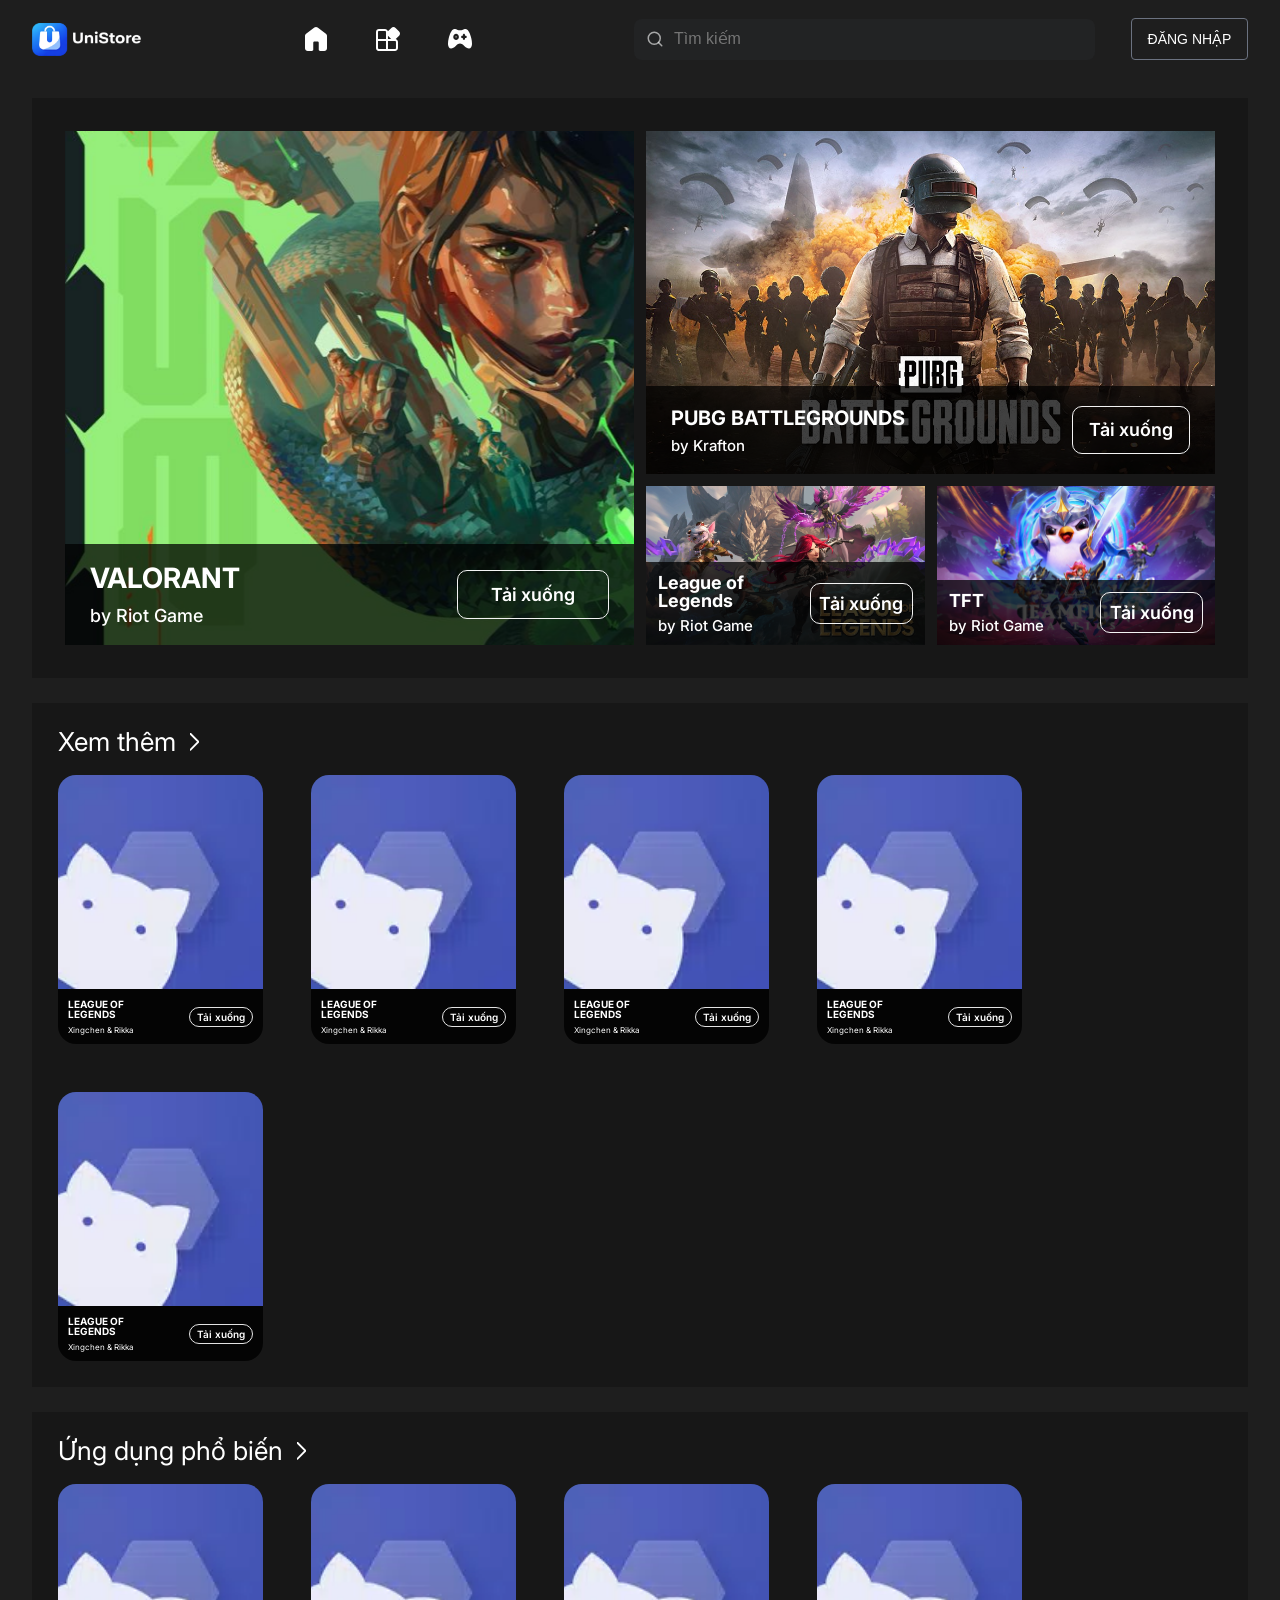
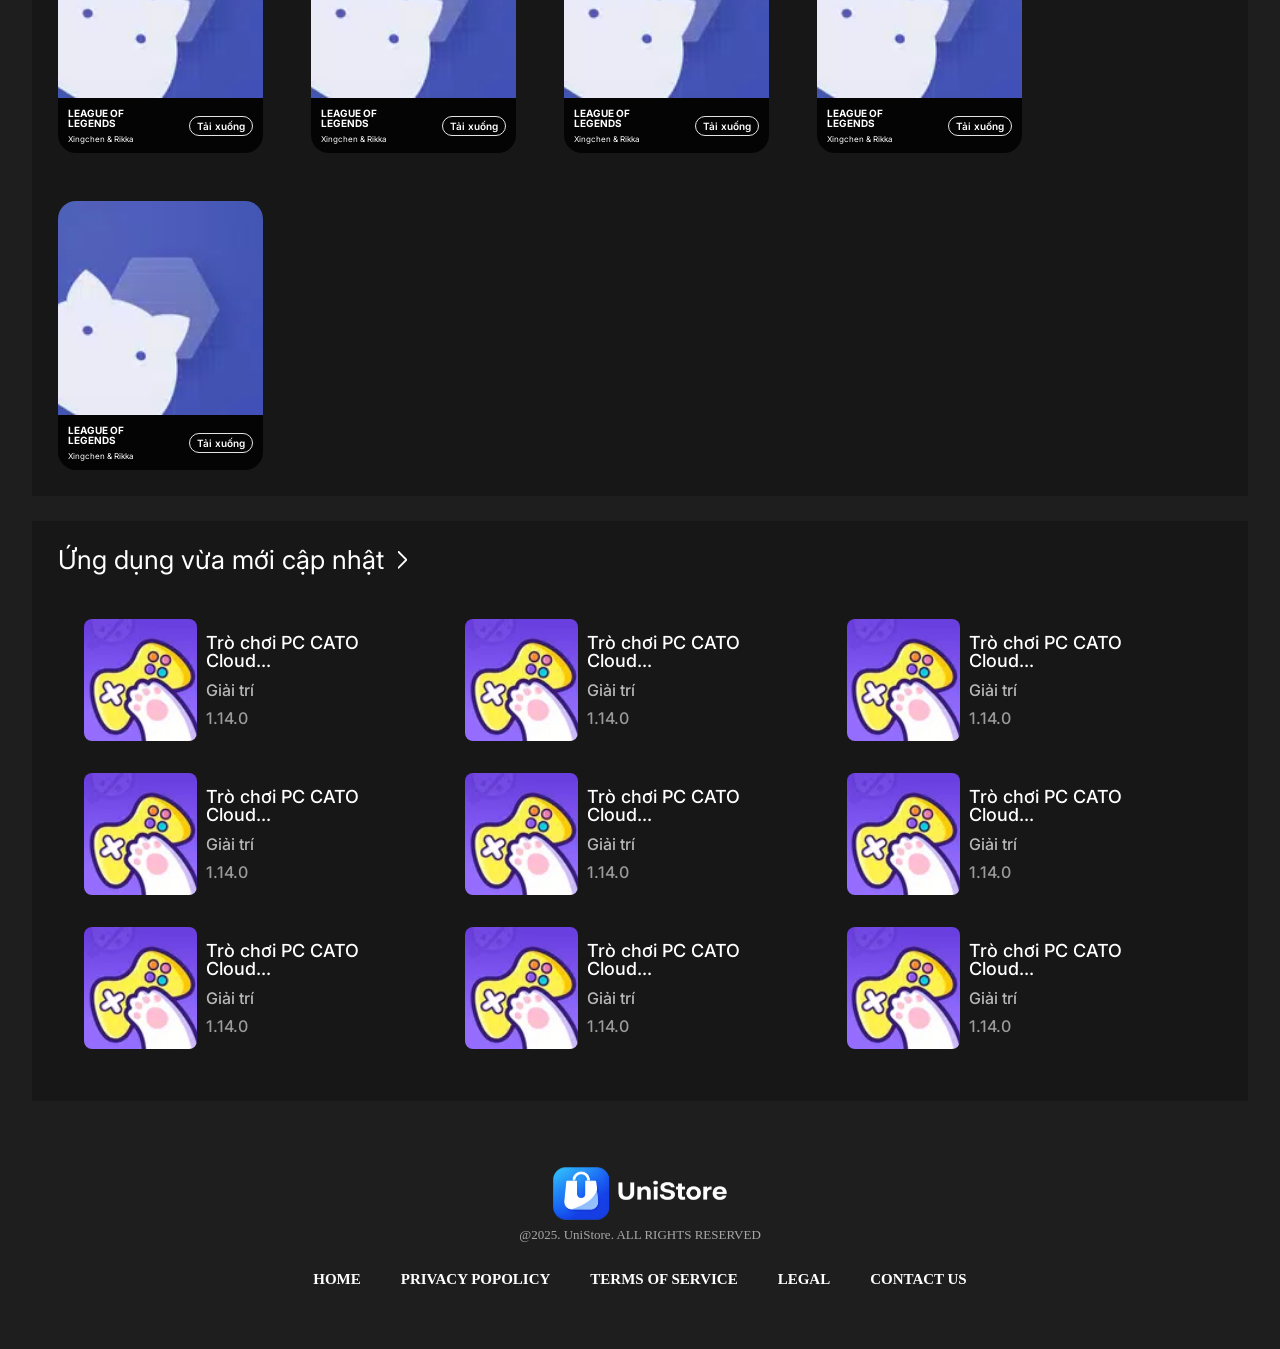
<file: index.html>
<!DOCTYPE html>
<html lang="en">
<head>
    <meta charset="UTF-8">
    <meta name="viewport" content="width=device-width, initial-scale=1.0">
    <link rel="stylesheet" href="css/style-home.css">
    <link rel="stylesheet" href="css/style-header.css">
    <link rel="stylesheet" href="css/style-footer.css">
    <title>UniStore</title>
</head>
<body style="background-color: #1E1E1E;">
    <header></header>
    <div class="body">
        <div class="container">
            <section class="section1">
                <div class="section1-container">
                    <div class="section1-left">
                        <div class="section1-content">
                            <div class="section1-content-tittle">
                                <p class="section1-content-tittle-top">VALORANT</p>
                                <p class="section1-content-tittle-text">by Riot Game</p>
                            </div>
                            <a href ="detail.html" class="section1-content-dowload">Tải xuống</a>
                        </div>
                        <img src="img/home/background-val.png" alt="">
                    </div>
                    <div class="section1-right">
                        <div class="section1-right-top">
                            <div class="section1-content">
                                <div class="section1-content-tittle">
                                    <p class="section1-content-tittle-top">PUBG BATTLEGROUNDS</p>
                                    <p class="section1-content-tittle-text">by Krafton</p>
                                </div>
                                <a href ="detail.html" class="section1-content-dowload">Tải xuống</a>
                            </div>
                            <img src="img/home/background-pubg.png" alt="">
                        </div>
                        <div class="section1-right-bottom">
                            <div class="section1-right-bottom-in">
                                <div class="section1-content">
                                    <div class="section1-content-tittle">
                                        <p class="section1-content-tittle-top">League of Legends</p>
                                        <p class="section1-content-tittle-text">by Riot Game</p>
                                    </div>
                                    <a href ="detail.html" class="section1-content-dowload">Tải xuống</a>
                                </div>
                                <img src="img/home/background-LOL.png" alt="">
                            </div>
                            <div class="section1-right-bottom-in">
                            <div class="section1-content">
                                <div class="section1-content-tittle">
                                    <p class="section1-content-tittle-top">TFT</p>
                                    <p class="section1-content-tittle-text">by Riot Game</p>
                                </div>
                                <a href ="detail.html" class="section1-content-dowload">Tải xuống</a>
                            </div>
                            <img src="img/home/background-game-gi-hog-biet.png" alt="">
                            </div>
                        </div>
                    </div>
                </div>
            </section>
            <section class="section2">
                <div class="section-container">
                    <a href="all.html" class="section-tittle">
                        <div class="section-tittle-text">Xem thêm</div>
                        <div class="section-tittle-arrow"></div>
                    </a>
                <div class="section-list">
                    <div class="section-list-container">
                        <div class="section-list-item">
                            <div class="section-list-item-img"><img src="img/home/background-items.png" alt=""></div>
                            <div class="section-list-item-content">
                                <div class="section-list-item-content-left">
                                    <p class="section-list-item-content-left-tittle">LEAGUE OF LEGENDS</p>
                                    <p class="section-list-item-content-left-text">Xingchen & Rikka</p>
                                </div>
                                <div class="section-list-item-content-right">
                                    <a href="detail.html" class="section-list-item-content-right-btn">Tải xuống   </a>
                                </div>
                            </div>
                        </div>
                        <div class="section-list-item">
                            <div class="section-list-item-img"><img src="img/home/background-items.png" alt=""></div>
                            <div class="section-list-item-content">
                                <div class="section-list-item-content-left">
                                    <p class="section-list-item-content-left-tittle">LEAGUE OF LEGENDS</p>
                                    <p class="section-list-item-content-left-text">Xingchen & Rikka</p>
                                </div>
                                <div class="section-list-item-content-right">
                                    <a href="detail.html" class="section-list-item-content-right-btn">Tải xuống   </a>
                                </div>
                            </div>
                        </div>
                        <div class="section-list-item">
                            <div class="section-list-item-img"><img src="img/home/background-items.png" alt=""></div>
                            <div class="section-list-item-content">
                                <div class="section-list-item-content-left">
                                    <p class="section-list-item-content-left-tittle">LEAGUE OF LEGENDS</p>
                                    <p class="section-list-item-content-left-text">Xingchen & Rikka</p>
                                </div>
                                <div class="section-list-item-content-right">
                                    <a href="detail.html" class="section-list-item-content-right-btn">Tải xuống   </a>
                                </div>
                            </div>
                        </div>
                        <div class="section-list-item">
                            <div class="section-list-item-img"><img src="img/home/background-items.png" alt=""></div>
                            <div class="section-list-item-content">
                                <div class="section-list-item-content-left">
                                    <p class="section-list-item-content-left-tittle">LEAGUE OF LEGENDS</p>
                                    <p class="section-list-item-content-left-text">Xingchen & Rikka</p>
                                </div>
                                <div class="section-list-item-content-right">
                                    <a href="detail.html" class="section-list-item-content-right-btn">Tải xuống   </a>
                                </div>
                            </div>
                        </div>
                        <div class="section-list-item">
                            <div class="section-list-item-img"><img src="img/home/background-items.png" alt=""></div>
                            <div class="section-list-item-content">
                                <div class="section-list-item-content-left">
                                    <p class="section-list-item-content-left-tittle">LEAGUE OF LEGENDS</p>
                                    <p class="section-list-item-content-left-text">Xingchen & Rikka</p>
                                </div>
                                <div class="section-list-item-content-right">
                                    <a href="detail.html" class="section-list-item-content-right-btn">Tải xuống   </a>
                                </div>
                            </div>
                        </div>
                    </div>
                </div>
                </div>
            </section>
            <section class="section3">
                <div class="section-container">
                    <a href="all.html" class="section-tittle">
                        <div class="section-tittle-text">Ứng dụng phổ biến</div>
                        <div class="section-tittle-arrow"></div>
                    </a>
                <div class="section-list">
                    <div class="section-list-container">
                        <div class="section-list-item">
                            <div class="section-list-item-img"><img src="img/home/background-items.png" alt=""></div>
                            <div class="section-list-item-content">
                                <div class="section-list-item-content-left">
                                    <p class="section-list-item-content-left-tittle">LEAGUE OF LEGENDS</p>
                                    <p class="section-list-item-content-left-text">Xingchen & Rikka</p>
                                </div>
                                <div class="section-list-item-content-right">
                                    <a href="detail.html" class="section-list-item-content-right-btn">Tải xuống   </a>
                                </div>
                            </div>
                        </div>
                        <div class="section-list-item">
                            <div class="section-list-item-img"><img src="img/home/background-items.png" alt=""></div>
                            <div class="section-list-item-content">
                                <div class="section-list-item-content-left">
                                    <p class="section-list-item-content-left-tittle">LEAGUE OF LEGENDS</p>
                                    <p class="section-list-item-content-left-text">Xingchen & Rikka</p>
                                </div>
                                <div class="section-list-item-content-right">
                                    <a href="detail.html" class="section-list-item-content-right-btn">Tải xuống   </a>
                                </div>
                            </div>
                        </div>
                        <div class="section-list-item">
                            <div class="section-list-item-img"><img src="img/home/background-items.png" alt=""></div>
                            <div class="section-list-item-content">
                                <div class="section-list-item-content-left">
                                    <p class="section-list-item-content-left-tittle">LEAGUE OF LEGENDS</p>
                                    <p class="section-list-item-content-left-text">Xingchen & Rikka</p>
                                </div>
                                <div class="section-list-item-content-right">
                                    <a href="detail.html" class="section-list-item-content-right-btn">Tải xuống   </a>
                                </div>
                            </div>
                        </div>
                        <div class="section-list-item">
                            <div class="section-list-item-img"><img src="img/home/background-items.png" alt=""></div>
                            <div class="section-list-item-content">
                                <div class="section-list-item-content-left">
                                    <p class="section-list-item-content-left-tittle">LEAGUE OF LEGENDS</p>
                                    <p class="section-list-item-content-left-text">Xingchen & Rikka</p>
                                </div>
                                <div class="section-list-item-content-right">
                                    <a href="detail.html" class="section-list-item-content-right-btn">Tải xuống   </a>
                                </div>
                            </div>
                        </div>
                        <div class="section-list-item">
                            <div class="section-list-item-img"><img src="img/home/background-items.png" alt=""></div>
                            <div class="section-list-item-content">
                                <div class="section-list-item-content-left">
                                    <p class="section-list-item-content-left-tittle">LEAGUE OF LEGENDS</p>
                                    <p class="section-list-item-content-left-text">Xingchen & Rikka</p>
                                </div>
                                <div class="section-list-item-content-right">
                                    <a href="detail.html" class="section-list-item-content-right-btn">Tải xuống   </a>
                                </div>
                            </div>
                        </div>
                    </div>
                </div>
                </div>
            </section>
            <section class="section3">
                <div class="section-container">
                    <a href="all.html" class="section-tittle">
                        <div class="section-tittle-text">Ứng dụng vừa mới cập nhật</div>
                        <div class="section-tittle-arrow"></div>
                    </a>
                    <div class="section3-list">
                        <div class="section3-list-container">
                            <div class="section3-list-container-col">
                                <a href = "detail.html" class="section3-list-container-col-item">
                                    <img src="img/home/backgroundd-item-2.png" alt="">
                                    <div class="section3-list-container-col-item-content">
                                        <p class="section3-list-container-col-item-content-tittle">Trò chơi PC CATO Cloud...</p>
                                        <p class="section3-list-container-col-item-content-text">Giải trí</p>
                                        <p class="section3-list-container-col-item-content-pb">1.14.0</p>
                                    </div>
                                </a>
                                <a href = "detail.html" class="section3-list-container-col-item">
                                    <img src="img/home/backgroundd-item-2.png" alt="">
                                    <div class="section3-list-container-col-item-content">
                                        <p class="section3-list-container-col-item-content-tittle">Trò chơi PC CATO Cloud...</p>
                                        <p class="section3-list-container-col-item-content-text">Giải trí</p>
                                        <p class="section3-list-container-col-item-content-pb">1.14.0</p>
                                    </div>
                                </a>
                                <a href = "detail.html" class="section3-list-container-col-item">
                                    <img src="img/home/backgroundd-item-2.png" alt="">
                                    <div class="section3-list-container-col-item-content">
                                        <p class="section3-list-container-col-item-content-tittle">Trò chơi PC CATO Cloud...</p>
                                        <p class="section3-list-container-col-item-content-text">Giải trí</p>
                                        <p class="section3-list-container-col-item-content-pb">1.14.0</p>
                                    </div>
                                </a>
                            </div>
                            <div class="section3-list-container-col">
                                <a href = "detail.html" class="section3-list-container-col-item">
                                    <img src="img/home/backgroundd-item-2.png" alt="">
                                    <div class="section3-list-container-col-item-content">
                                        <p class="section3-list-container-col-item-content-tittle">Trò chơi PC CATO Cloud...</p>
                                        <p class="section3-list-container-col-item-content-text">Giải trí</p>
                                        <p class="section3-list-container-col-item-content-pb">1.14.0</p>
                                    </div>
                                </a>
                                <a href = "detail.html" class="section3-list-container-col-item">
                                    <img src="img/home/backgroundd-item-2.png" alt="">
                                    <div class="section3-list-container-col-item-content">
                                        <p class="section3-list-container-col-item-content-tittle">Trò chơi PC CATO Cloud...</p>
                                        <p class="section3-list-container-col-item-content-text">Giải trí</p>
                                        <p class="section3-list-container-col-item-content-pb">1.14.0</p>
                                    </div>
                                </a>
                                <a href = "detail.html" class="section3-list-container-col-item">
                                    <img src="img/home/backgroundd-item-2.png" alt="">
                                    <div class="section3-list-container-col-item-content">
                                        <p class="section3-list-container-col-item-content-tittle">Trò chơi PC CATO Cloud...</p>
                                        <p class="section3-list-container-col-item-content-text">Giải trí</p>
                                        <p class="section3-list-container-col-item-content-pb">1.14.0</p>
                                    </div>
                                </a>
                            </div>
                            <div class="section3-list-container-col">
                                <a href = "detail.html" class="section3-list-container-col-item">
                                    <img src="img/home/backgroundd-item-2.png" alt="">
                                    <div class="section3-list-container-col-item-content">
                                        <p class="section3-list-container-col-item-content-tittle">Trò chơi PC CATO Cloud...</p>
                                        <p class="section3-list-container-col-item-content-text">Giải trí</p>
                                        <p class="section3-list-container-col-item-content-pb">1.14.0</p>
                                    </div>
                                </a>
                                <a href = "detail.html" class="section3-list-container-col-item">
                                    <img src="img/home/backgroundd-item-2.png" alt="">
                                    <div class="section3-list-container-col-item-content">
                                        <p class="section3-list-container-col-item-content-tittle">Trò chơi PC CATO Cloud...</p>
                                        <p class="section3-list-container-col-item-content-text">Giải trí</p>
                                        <p class="section3-list-container-col-item-content-pb">1.14.0</p>
                                    </div>
                                </a>
                                <a href = "detail.html" class="section3-list-container-col-item">
                                    <img src="img/home/backgroundd-item-2.png" alt="">
                                    <div class="section3-list-container-col-item-content">
                                        <p class="section3-list-container-col-item-content-tittle">Trò chơi PC CATO Cloud...</p>
                                        <p class="section3-list-container-col-item-content-text">Giải trí</p>
                                        <p class="section3-list-container-col-item-content-pb">1.14.0</p>
                                    </div>
                                </a>
                            </div>

                        </div>
                    </div>

                </div>
            </section>
            
        </div>
    </div>
    <footer></footer>
    <script src="js/header.js"></script>
    <script src="js/header-search-mobile.js"></script>
    <script src="js/footer.js"></script>
</body> 
</html>
</file>
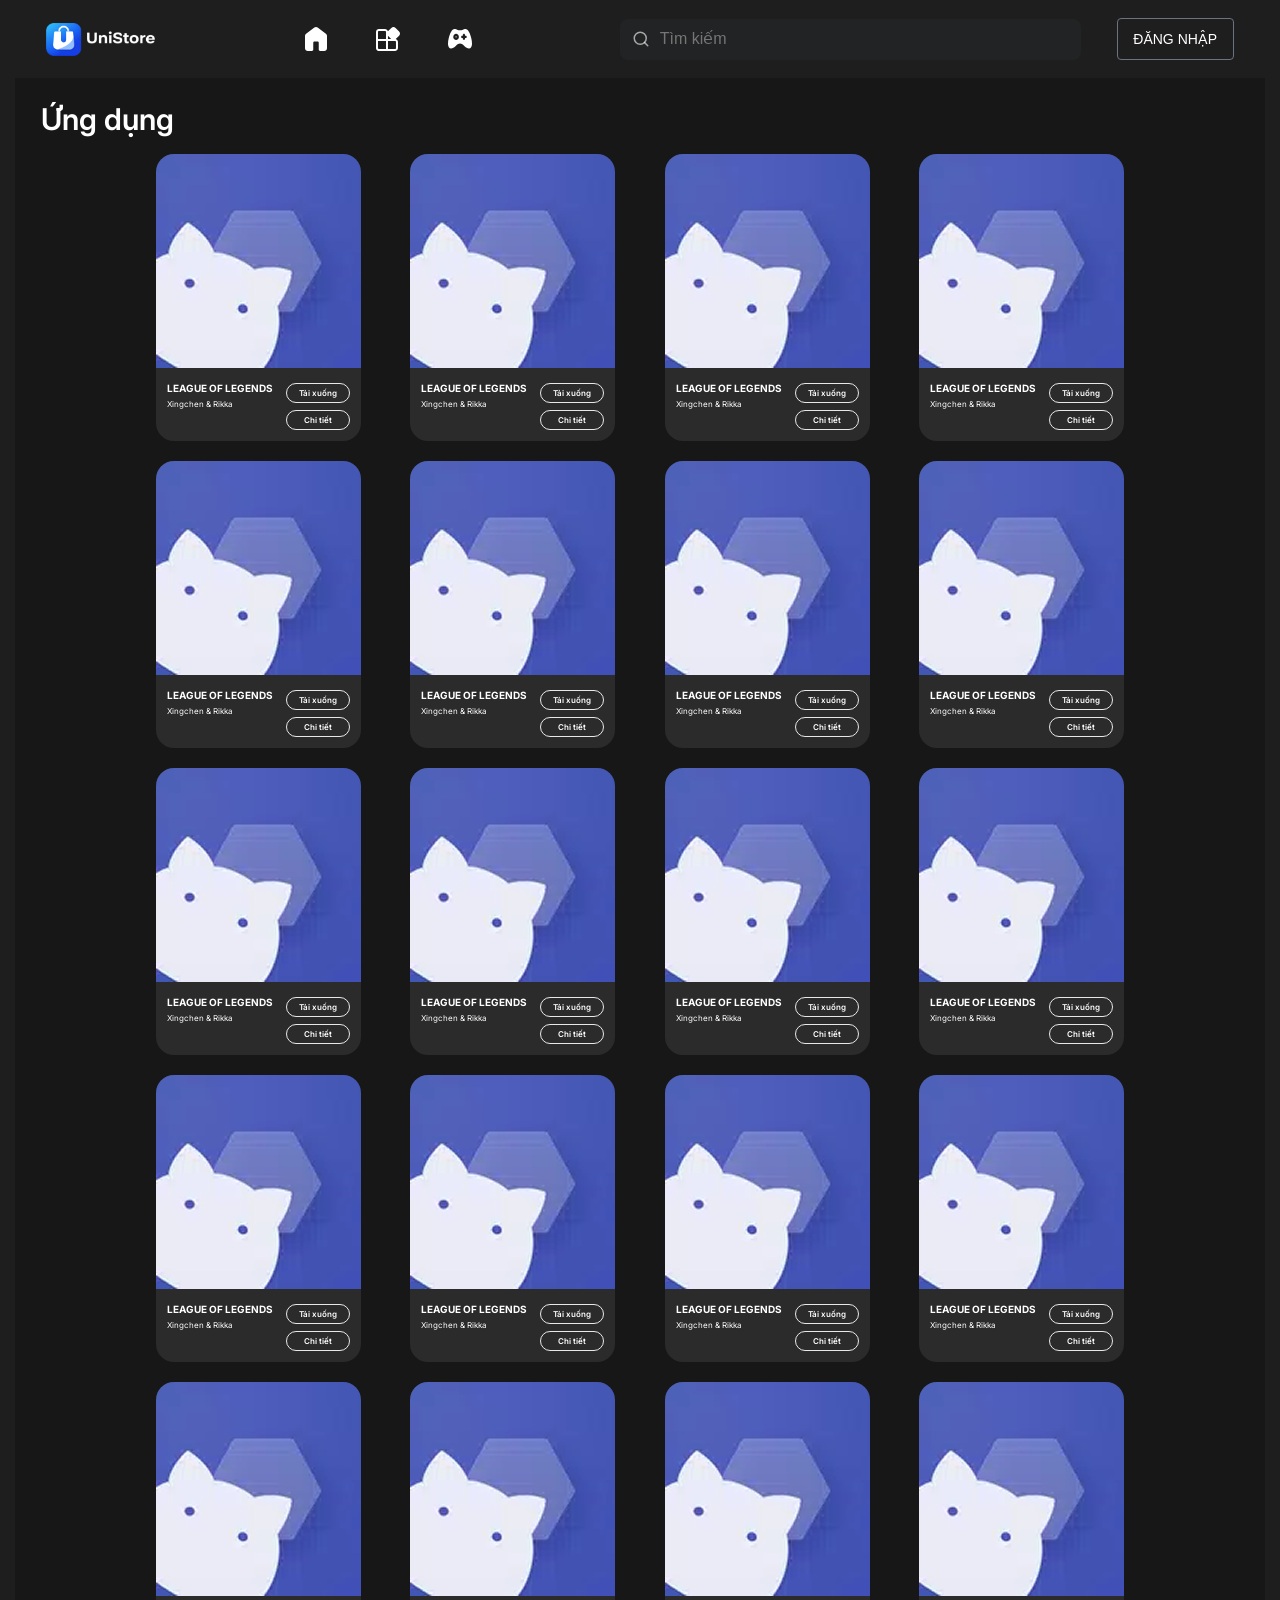
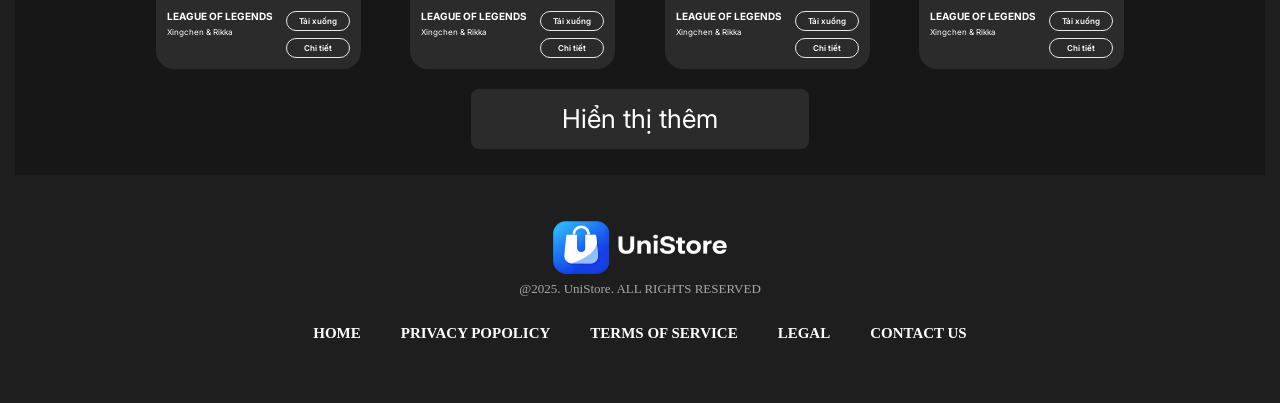
<file: all.html>
<!DOCTYPE html>
<html lang="en">

<head>
    <meta charset="UTF-8">
    <meta name="viewport" content="width=device-width, initial-scale=1.0">
    <title>Document</title>
    <link rel="stylesheet" href="./css/style-all.css">
    <link rel="preconnect" href="https://fonts.googleapis.com">
    <link rel="preconnect" href="https://fonts.gstatic.com" crossorigin>
    <link
        href="https://fonts.googleapis.com/css2?family=Inter:ital,opsz,wght@0,14..32,100..900;1,14..32,100..900&display=swap"
        rel="stylesheet">
        <link rel="stylesheet" href="css/style-header.css">
    <link rel="stylesheet" href="css/style-footer.css">
</head>

<body>
    <header></header>
    <div class="app-section">
        <h1 class="app-section-title">Ứng dụng</h1>
        <div class="app-grid">
            <div class="app-card">
                <div class="app-card-image">
                    <img src="./img/all/image 44 (1).png" alt="">
                </div>
                <div class="app-card-content">
                    <div class="app-letter">
                        <h3 class="app-cardcard-name">LEAGUE OF LEGENDS</h3>
                        <p class="app-card-author">Xingchen & Rikka</p>
                    </div>

                    <div class="app-card-meta">
                        <button>Tải xuống</button>
                        <button>Chi tiết</button>
                    </div>
                </div>
            </div>
            <div class="app-card">
                <div class="app-card-image">
                    <img src="./img/all/image 44 (1).png" alt="">
                </div>
                <div class="app-card-content">
                    <div class="app-letter">
                        <h3 class="app-cardcard-name">LEAGUE OF LEGENDS</h3>
                        <p class="app-card-author">Xingchen & Rikka</p>
                    </div>

                    <div class="app-card-meta">
                        <button>Tải xuống</button>
                        <button>Chi tiết</button>
                    </div>
                </div>
            </div>
            <div class="app-card">
                <div class="app-card-image">
                    <img src="./img/all/image 44 (1).png" alt="">
                </div>
                <div class="app-card-content">
                    <div class="app-letter">
                        <h3 class="app-cardcard-name">LEAGUE OF LEGENDS</h3>
                        <p class="app-card-author">Xingchen & Rikka</p>
                    </div>

                    <div class="app-card-meta">
                        <button>Tải xuống</button>
                        <button>Chi tiết</button>
                    </div>
                </div>
            </div>
            <div class="app-card">
                <div class="app-card-image">
                    <img src="./img/all/image 44 (1).png" alt="">
                </div>
                <div class="app-card-content">
                    <div class="app-letter">
                        <h3 class="app-cardcard-name">LEAGUE OF LEGENDS</h3>
                        <p class="app-card-author">Xingchen & Rikka</p>
                    </div>

                    <div class="app-card-meta">
                        <button>Tải xuống</button>
                        <button>Chi tiết</button>
                    </div>
                </div>
            </div>
            <div class="app-card">
                <div class="app-card-image">
                    <img src="./img/all/image 44 (1).png" alt="">
                </div>
                <div class="app-card-content">
                    <div class="app-letter">
                        <h3 class="app-cardcard-name">LEAGUE OF LEGENDS</h3>
                        <p class="app-card-author">Xingchen & Rikka</p>
                    </div>

                    <div class="app-card-meta">
                        <button>Tải xuống</button>
                        <button>Chi tiết</button>
                    </div>
                </div>
            </div>
            <div class="app-card">
                <div class="app-card-image">
                    <img src="./img/all/image 44 (1).png" alt="">
                </div>
                <div class="app-card-content">
                    <div class="app-letter">
                        <h3 class="app-cardcard-name">LEAGUE OF LEGENDS</h3>
                        <p class="app-card-author">Xingchen & Rikka</p>
                    </div>

                    <div class="app-card-meta">
                        <button>Tải xuống</button>
                        <button>Chi tiết</button>
                    </div>
                </div>
            </div>
            <div class="app-card">
                <div class="app-card-image">
                    <img src="./img/all/image 44 (1).png" alt="">
                </div>
                <div class="app-card-content">
                    <div class="app-letter">
                        <h3 class="app-cardcard-name">LEAGUE OF LEGENDS</h3>
                        <p class="app-card-author">Xingchen & Rikka</p>
                    </div>

                    <div class="app-card-meta">
                        <button>Tải xuống</button>
                        <button>Chi tiết</button>
                    </div>
                </div>
            </div>
            <div class="app-card">
                <div class="app-card-image">
                    <img src="./img/all/image 44 (1).png" alt="">
                </div>
                <div class="app-card-content">
                    <div class="app-letter">
                        <h3 class="app-cardcard-name">LEAGUE OF LEGENDS</h3>
                        <p class="app-card-author">Xingchen & Rikka</p>
                    </div>

                    <div class="app-card-meta">
                        <button>Tải xuống</button>
                        <button>Chi tiết</button>
                    </div>
                </div>
            </div>
            <div class="app-card">
                <div class="app-card-image">
                    <img src="./img/all/image 44 (1).png" alt="">
                </div>
                <div class="app-card-content">
                    <div class="app-letter">
                        <h3 class="app-cardcard-name">LEAGUE OF LEGENDS</h3>
                        <p class="app-card-author">Xingchen & Rikka</p>
                    </div>

                    <div class="app-card-meta">
                        <button>Tải xuống</button>
                        <button>Chi tiết</button>
                    </div>
                </div>
            </div>
            <div class="app-card">
                <div class="app-card-image">
                    <img src="./img/all/image 44 (1).png" alt="">
                </div>
                <div class="app-card-content">
                    <div class="app-letter">
                        <h3 class="app-cardcard-name">LEAGUE OF LEGENDS</h3>
                        <p class="app-card-author">Xingchen & Rikka</p>
                    </div>

                    <div class="app-card-meta">
                        <button>Tải xuống</button>
                        <button>Chi tiết</button>
                    </div>
                </div>
            </div>
            <div class="app-card">
                <div class="app-card-image">
                    <img src="./img/all/image 44 (1).png" alt="">
                </div>
                <div class="app-card-content">
                    <div class="app-letter">
                        <h3 class="app-cardcard-name">LEAGUE OF LEGENDS</h3>
                        <p class="app-card-author">Xingchen & Rikka</p>
                    </div>

                    <div class="app-card-meta">
                        <button>Tải xuống</button>
                        <button>Chi tiết</button>
                    </div>
                </div>
            </div>
            <div class="app-card">
                <div class="app-card-image">
                    <img src="./img/all/image 44 (1).png" alt="">
                </div>
                <div class="app-card-content">
                    <div class="app-letter">
                        <h3 class="app-cardcard-name">LEAGUE OF LEGENDS</h3>
                        <p class="app-card-author">Xingchen & Rikka</p>
                    </div>

                    <div class="app-card-meta">
                        <button>Tải xuống</button>
                        <button>Chi tiết</button>
                    </div>
                </div>
            </div>
            <div class="app-card">
                <div class="app-card-image">
                    <img src="./img/all/image 44 (1).png" alt="">
                </div>
                <div class="app-card-content">
                    <div class="app-letter">
                        <h3 class="app-cardcard-name">LEAGUE OF LEGENDS</h3>
                        <p class="app-card-author">Xingchen & Rikka</p>
                    </div>

                    <div class="app-card-meta">
                        <button>Tải xuống</button>
                        <button>Chi tiết</button>
                    </div>
                </div>
            </div>
            <div class="app-card">
                <div class="app-card-image">
                    <img src="./img/all/image 44 (1).png" alt="">
                </div>
                <div class="app-card-content">
                    <div class="app-letter">
                        <h3 class="app-cardcard-name">LEAGUE OF LEGENDS</h3>
                        <p class="app-card-author">Xingchen & Rikka</p>
                    </div>

                    <div class="app-card-meta">
                        <button>Tải xuống</button>
                        <button>Chi tiết</button>
                    </div>
                </div>
            </div>
            <div class="app-card">
                <div class="app-card-image">
                    <img src="./img/all/image 44 (1).png" alt="">
                </div>
                <div class="app-card-content">
                    <div class="app-letter">
                        <h3 class="app-cardcard-name">LEAGUE OF LEGENDS</h3>
                        <p class="app-card-author">Xingchen & Rikka</p>
                    </div>

                    <div class="app-card-meta">
                        <button>Tải xuống</button>
                        <button>Chi tiết</button>
                    </div>
                </div>
            </div>
            <div class="app-card">
                <div class="app-card-image">
                    <img src="./img/all/image 44 (1).png" alt="">
                </div>
                <div class="app-card-content">
                    <div class="app-letter">
                        <h3 class="app-cardcard-name">LEAGUE OF LEGENDS</h3>
                        <p class="app-card-author">Xingchen & Rikka</p>
                    </div>

                    <div class="app-card-meta">
                        <button>Tải xuống</button>
                        <button>Chi tiết</button>
                    </div>
                </div>
            </div>
            <div class="app-card">
                <div class="app-card-image">
                    <img src="./img/all/image 44 (1).png" alt="">
                </div>
                <div class="app-card-content">
                    <div class="app-letter">
                        <h3 class="app-cardcard-name">LEAGUE OF LEGENDS</h3>
                        <p class="app-card-author">Xingchen & Rikka</p>
                    </div>

                    <div class="app-card-meta">
                        <button>Tải xuống</button>
                        <button>Chi tiết</button>
                    </div>
                </div>
            </div>
            <div class="app-card">
                <div class="app-card-image">
                    <img src="./img/all/image 44 (1).png" alt="">
                </div>
                <div class="app-card-content">
                    <div class="app-letter">
                        <h3 class="app-cardcard-name">LEAGUE OF LEGENDS</h3>
                        <p class="app-card-author">Xingchen & Rikka</p>
                    </div>

                    <div class="app-card-meta">
                        <button>Tải xuống</button>
                        <button>Chi tiết</button>
                    </div>
                </div>
            </div>
            <div class="app-card">
                <div class="app-card-image">
                    <img src="./img/all/image 44 (1).png" alt="">
                </div>
                <div class="app-card-content">
                    <div class="app-letter">
                        <h3 class="app-cardcard-name">LEAGUE OF LEGENDS</h3>
                        <p class="app-card-author">Xingchen & Rikka</p>
                    </div>

                    <div class="app-card-meta">
                        <button>Tải xuống</button>
                        <button>Chi tiết</button>
                    </div>
                </div>
            </div>
            <div class="app-card">
                <div class="app-card-image">
                    <img src="./img/all/image 44 (1).png" alt="">
                </div>
                <div class="app-card-content">
                    <div class="app-letter">
                        <h3 class="app-cardcard-name">LEAGUE OF LEGENDS</h3>
                        <p class="app-card-author">Xingchen & Rikka</p>
                    </div>

                    <div class="app-card-meta">
                        <button>Tải xuống</button>
                        <button>Chi tiết</button>
                    </div>
                </div>
            </div>
            <div class="app-card">
                <div class="app-card-image">
                    <img src="./img/all/image 44 (1).png" alt="">
                </div>
                <div class="app-card-content">
                    <div class="app-letter">
                        <h3 class="app-cardcard-name">LEAGUE OF LEGENDS</h3>
                        <p class="app-card-author">Xingchen & Rikka</p>
                    </div>

                    <div class="app-card-meta">
                        <button>Tải xuống</button>
                        <button>Chi tiết</button>
                    </div>
                </div>
            </div>
            <div class="app-card">
                <div class="app-card-image">
                    <img src="./img/all/image 44 (1).png" alt="">
                </div>
                <div class="app-card-content">
                    <div class="app-letter">
                        <h3 class="app-cardcard-name">LEAGUE OF LEGENDS</h3>
                        <p class="app-card-author">Xingchen & Rikka</p>
                    </div>

                    <div class="app-card-meta">
                        <button>Tải xuống</button>
                        <button>Chi tiết</button>
                    </div>
                </div>
            </div>
            <div class="app-card">
                <div class="app-card-image">
                    <img src="./img/all/image 44 (1).png" alt="">
                </div>
                <div class="app-card-content">
                    <div class="app-letter">
                        <h3 class="app-cardcard-name">LEAGUE OF LEGENDS</h3>
                        <p class="app-card-author">Xingchen & Rikka</p>
                    </div>

                    <div class="app-card-meta">
                        <button>Tải xuống</button>
                        <button>Chi tiết</button>
                    </div>
                </div>
            </div>
            <div class="app-card">
                <div class="app-card-image">
                    <img src="./img/all/image 44 (1).png" alt="">
                </div>
                <div class="app-card-content">
                    <div class="app-letter">
                        <h3 class="app-cardcard-name">LEAGUE OF LEGENDS</h3>
                        <p class="app-card-author">Xingchen & Rikka</p>
                    </div>

                    <div class="app-card-meta">
                        <button>Tải xuống</button>
                        <button>Chi tiết</button>
                    </div>
                </div>
            </div>
            <div class="app-card">
                <div class="app-card-image">
                    <img src="./img/all/image 44 (1).png" alt="">
                </div>
                <div class="app-card-content">
                    <div class="app-letter">
                        <h3 class="app-cardcard-name">LEAGUE OF LEGENDS</h3>
                        <p class="app-card-author">Xingchen & Rikka</p>
                    </div>

                    <div class="app-card-meta">
                        <button>Tải xuống</button>
                        <button>Chi tiết</button>
                    </div>
                </div>
            </div>
        </div>
        <button class="app-section-more-btn">
            Hiển thị thêm
        </button>
    </div>
    <footer></footer>
</body>
<script src="js/header.js"></script>
<script src="js/footer.js"></script>
</html>
</file>
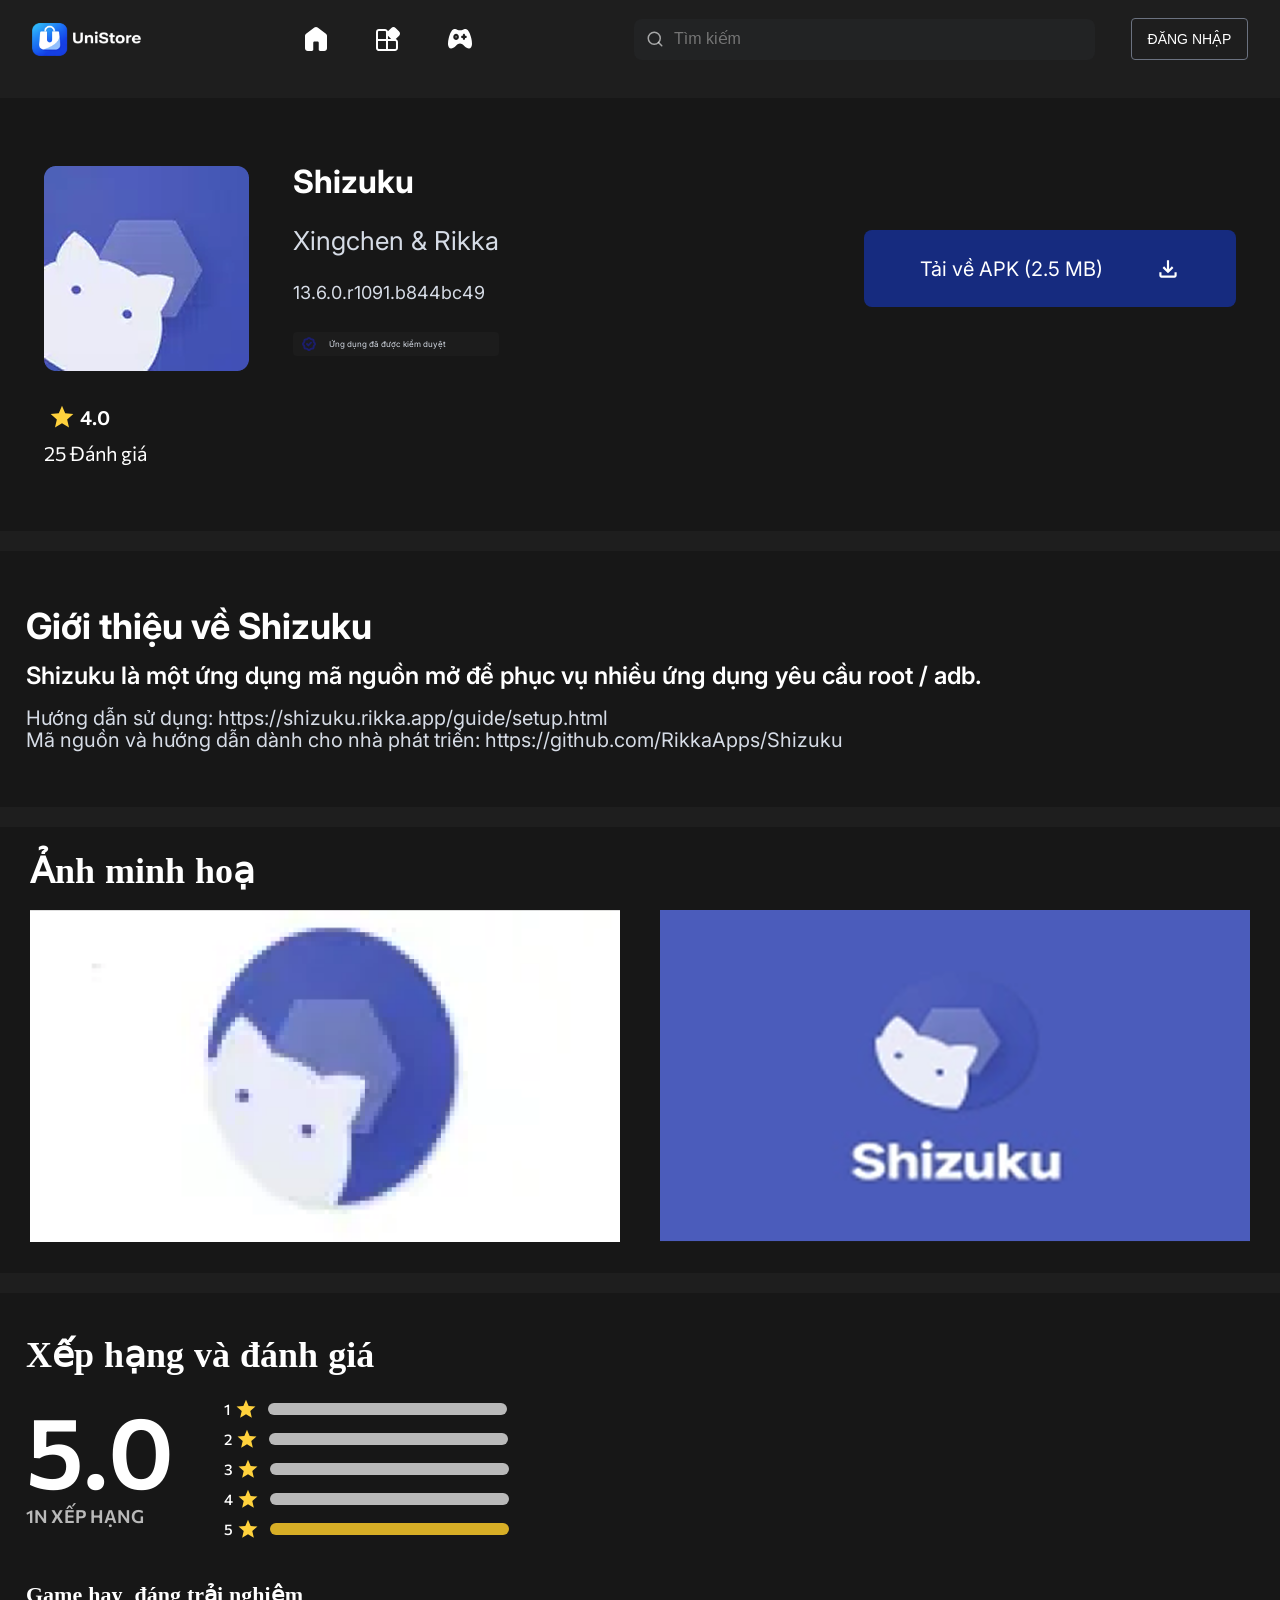
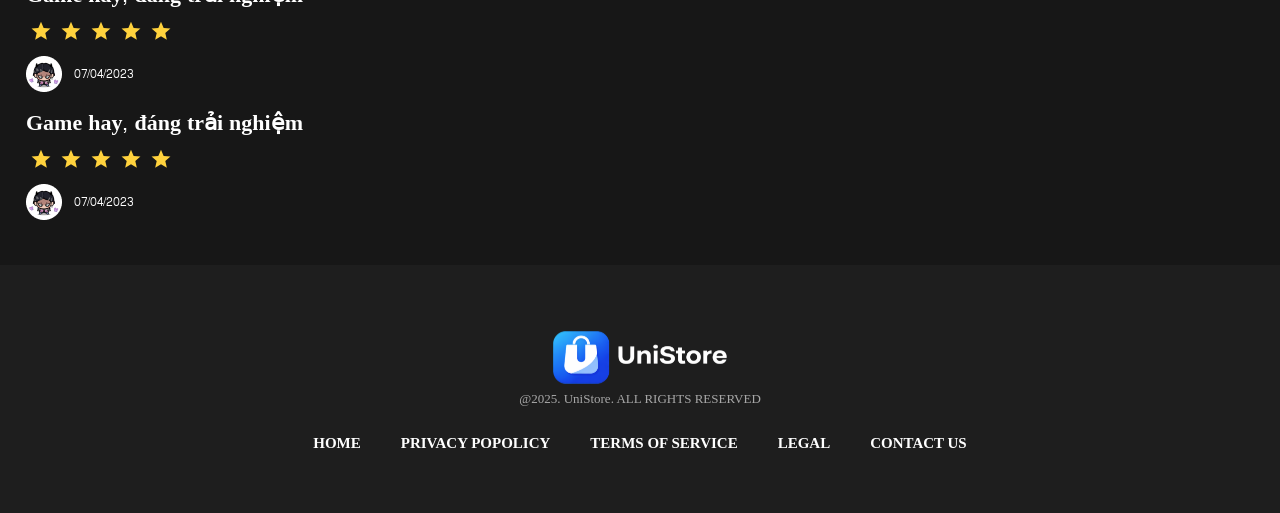
<file: detail.html>
<!DOCTYPE html>
<html lang="en">

<head>
    <meta charset="UTF-8">
    <meta name="viewport" content="width=device-width, initial-scale=1.0">
    <title>Detail</title>
    <link rel="stylesheet" href="./css/style-detail.css">
    <link rel="preconnect" href="https://fonts.googleapis.com">
    <link rel="preconnect" href="https://fonts.gstatic.com" crossorigin>
    <link href="https://fonts.googleapis.com/css2?family=Content:wght@400;700&display=swap" rel="stylesheet">
    <link rel="preconnect" href="https://fonts.googleapis.com">
    <link rel="preconnect" href="https://fonts.gstatic.com" crossorigin>
    <link href="https://fonts.googleapis.com/css2?family=Commissioner:wght@100..900&display=swap" rel="stylesheet">
    <link rel="preconnect" href="https://fonts.googleapis.com">
    <link rel="preconnect" href="https://fonts.gstatic.com" crossorigin>
    <link
        href="https://fonts.googleapis.com/css2?family=Inter:ital,opsz,wght@0,14..32,100..900;1,14..32,100..900&display=swap"
        rel="stylesheet">
    <link rel="preconnect" href="https://fonts.googleapis.com">
    <link rel="preconnect" href="https://fonts.gstatic.com" crossorigin>
    <link href="https://fonts.googleapis.com/css2?family=Commissioner:wght@100..900&display=swap" rel="stylesheet">
    <link rel="preconnect" href="https://fonts.googleapis.com">
    <link rel="preconnect" href="https://fonts.gstatic.com" crossorigin>
    <link
        href="https://fonts.googleapis.com/css2?family=Commissioner:wght@100..900&family=Content:wght@400;700&display=swap"
        rel="stylesheet">
         <link rel="stylesheet" href="css/style-header.css">
    <link rel="stylesheet" href="css/style-footer.css">
    <link rel="stylesheet" href="css/style-popup-accept.css">
</head>

<body>
    <header></header>
    <div class="app-card">
        <div class="app-header">
            <div class="app-info">
                <div class="app-icon"><img src="./img/detail/image 44.png" alt=""></div>
                <div class="app-meta">
                    <h2 class="app-title">Shizuku</h2>
                    <h3>Xingchen & Rikka</h3>
                    <p class="app-author">13.6.0.r1091.b844bc49</p>
                    <div class="app-item">
                        <img src="./img/detail/check.svg" alt="">
                        <p>Ứng dụng đã được kiểm duyệt</p>
                    </div>
                </div>
            </div>
            <button class="app-download-btn" id="btn-download">Tải về APK (2.5 MB)<img src="./img/detail/material-symbols_download.svg"alt=""></button>
        </div>
        <div class="app-rating">
            <div class="rating-score"><img src="./img/detail/material-symbols-light_star.svg" alt="">
                <p>4.0</p>
            </div>
            <p>25 Đánh giá</p>
        </div>
    </div>
    <div class="introduce">
        <h2>Giới thiệu về Shizuku</h2>
        <h3>Shizuku là một ứng dụng mã nguồn mở để phục vụ nhiều ứng dụng yêu cầu root / adb.</h3>
        <div class="introduce-link">
            <p>Hướng dẫn sử dụng: https://shizuku.rikka.app/guide/setup.html</p>
            <p>Mã nguồn và hướng dẫn dành cho nhà phát triển: https://github.com/RikkaApps/Shizuku</p>
        </div>
    </div>
    <div class="demo">
        <h3>Ảnh minh hoạ</h3>
        <div class="demo-list">
            <div class="demo-card">
                <img src="./img/detail/Card (2).png" alt="">
            </div>
            <div class="demo-card">
                <img src="./img/detail/image 50.png" alt="">
            </div>
        </div>
    </div>
    <div class="rating">
        <h2 class="rating-title">Xếp hạng và đánh giá</h2>
        <div class="rating-summary">
            <div class="rating-score">
                <h3 class="rating-number">5.0</h3>
                <p class="rating-total">1N XẾP HẠNG</p>
            </div>
            
            <div class="rating-breakdown">
                <div class="rating-bar">
                    <span class="rating-star-count">1</span>
                    <img src="./img/detail/material-symbols-light_star.svg" alt="">
                    <div class="rating-progress"></div>
                </div>

                <div class="rating-bar">
                    <span class="rating-star-count">2</span>
                    <img src="./img/detail/material-symbols-light_star.svg" alt="">
                    <div class="rating-progress"></div>
                </div>

                <div class="rating-bar">
                    <span class="rating-star-count">3</span>
                    <img src="./img/detail/material-symbols-light_star.svg" alt="">
                    <div class="rating-progress"></div>
                </div>

                <div class="rating-bar">
                    <span class="rating-star-count">4</span>
                    <img src="./img/detail/material-symbols-light_star.svg" alt="">
                    <div class="rating-progress"></div>
                </div>

                <div class="rating-bar">
                    <span class="rating-star-count">5</span>
                    <img src="./img/detail/material-symbols-light_star.svg" alt="">
                    <div class="rating-progress"></div>
                </div>
            </div>
        </div>
        <div class="rating-list">
            <div class="rating-card">
                <h5 class="rating-card-title">Game hay, đáng trải nghiệm</h5>

                <div class="rating-card-stars">
                    <img src="./img/detail/material-symbols-light_star.svg" alt="">
                    <img src="./img/detail/material-symbols-light_star.svg" alt="">
                    <img src="./img/detail/material-symbols-light_star.svg" alt="">
                    <img src="./img/detail/material-symbols-light_star.svg" alt="">
                    <img src="./img/detail/material-symbols-light_star.svg" alt="">
                </div>
                <div class="rating-card-info">
                    <img src="./img/detail/Frame 120 (1).png" alt="">
                    <p>07/04/2023</p>
                </div>
            </div>
            <div class="rating-card">
                <h5 class="rating-card-title">Game hay, đáng trải nghiệm</h5>

                <div class="rating-card-stars">
                    <img src="./img/detail/material-symbols-light_star.svg" alt="">
                    <img src="./img/detail/material-symbols-light_star.svg" alt="">
                    <img src="./img/detail/material-symbols-light_star.svg" alt="">
                    <img src="./img/detail/material-symbols-light_star.svg" alt="">
                    <img src="./img/detail/material-symbols-light_star.svg" alt="">
                </div>

                <div class="rating-card-info">
                    <img src="./img/detail/Frame 120 (1).png" alt="">
                    <p>07/04/2023</p>
                </div>
            </div>
        </div>
    </div>
    <div class="popup-accept" id="popup-accept">
        <div class="popup-accept-container">
            <img class="popup-accept-img" src="img/detail/popup-note.svg" alt="">
            <div class="popup-accept-content">
                <p class="popup-accept-content-tittle">Bạn chắc chắn muốn tải xuống?</p>
            </div>
            <div class="popup-accept-button">
                <button class="popup-accept-button-no" id="btn-download-no">Không</button>
                <a class="popup-accept-button-yes" href="https://jeugjcwiplkysgmwdysd.supabase.co/storage/v1/object/public/fileAPK/file.apk" download="file.apk" id="btn-download-yes">Có</a>
            </div>
        </div>
    </div>
    <div class="popup-loadding" id="popup-loading">
        <div class="popup-loadding-container">
            <img src="img/detail/loading.svg" alt="" class="popup-loadding-img">
            <div class="popup-loadding-tittle">Đang tải xuống</div>
        </div>
    </div>
    <footer></footer>
</body>
<script src="js/download.js"></script>
<script src="js/header.js"></script>
<script src="js/footer.js"></script>
</html>
</file>
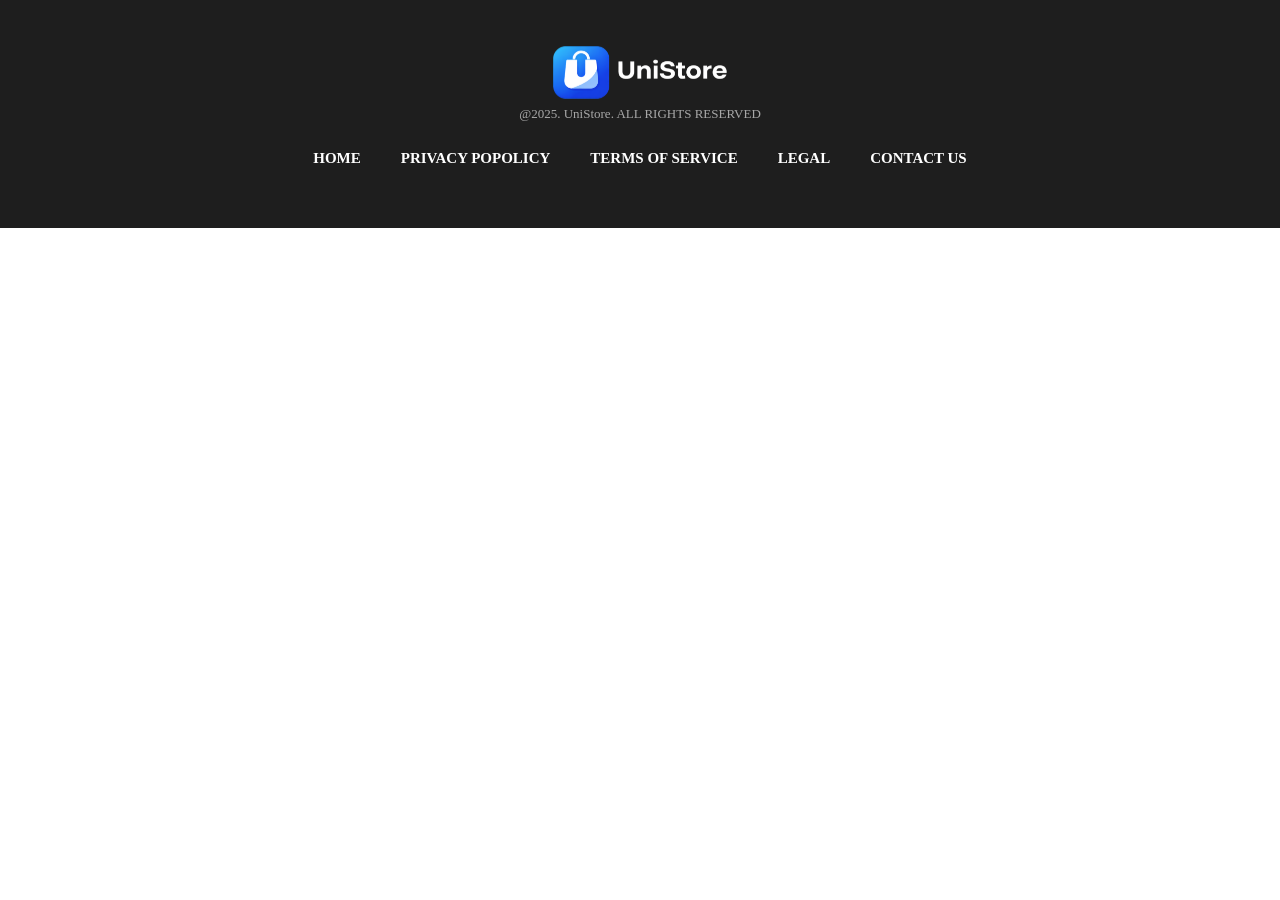
<file: footer.html>
<!DOCTYPE html>
<html lang="en">
<head>
    <meta charset="UTF-8">
    <meta name="viewport" content="width=device-width, initial-scale=1.0">
    <link rel="stylesheet" href="css/style-footer.css">
    <title>Document</title>
</head>
<body>
    <footer></footer>
    <script src="js/footer.js"></script>
</body>
</html>
</file>
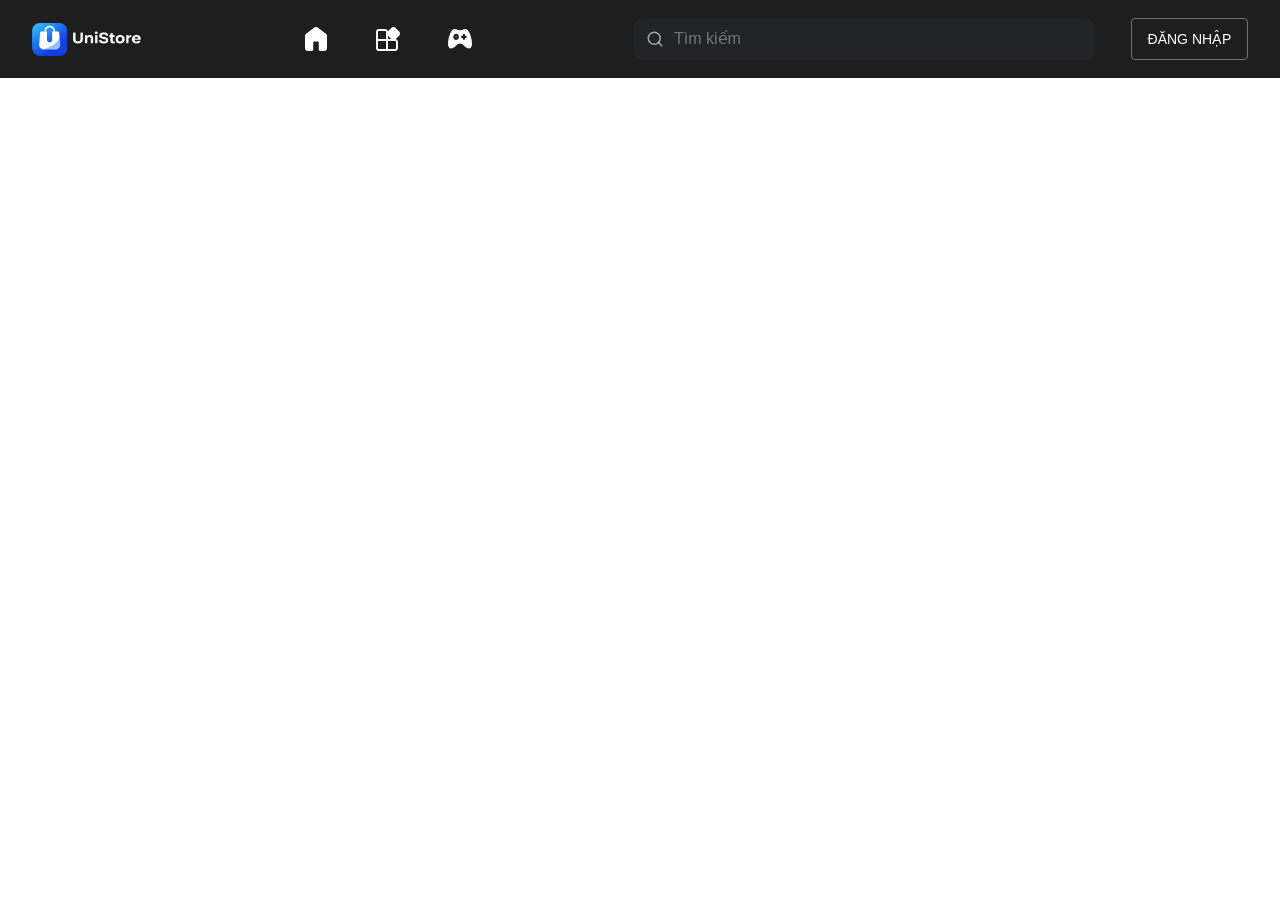
<file: header.html>
<!DOCTYPE html>
<html lang="en">
<head>
    <meta charset="UTF-8">
    <meta name="viewport" content="width=device-width, initial-scale=1.0">
    <link rel="stylesheet" href="css/style-header.css">
    <title>Document</title>
</head>
<body>
    <header>
        <div class="header-container">
            <img class="header-logo" src="img/home/logo.svg">
            <div class="header-nav">
                <a href=""><img src="img/home/nav-ico-1.svg" alt=""></a>
                <a href=""><img src="img/home/nav-ico-2.svg" alt=""></a>
                <a href=""><img src="img/home/nav-ico-3.svg" alt=""></a>
            </div>
            <div class="header-right">
                <div class="header-search">
                    <img src="img/home/search-ico.svg" alt="" >
                    <input type="text" placeholder="Tìm kiếm">
                </div>
                <button class="header-login">ĐĂNG NHẬP</button>
            </div>
            <div class="nav-mobile">
                <div class="nav-mobile-search" id="search-mobile" >
                    <input type="text" placeholder="Quick search">
                    <div class="nav-mobile-search-img" id="btn-search-mobile"><img src="img/home/nav-ico-search.svg" alt=""></div>
                </div>
                <div class="nav-mobile-list" id="btn-list-mobile">
                    <img src="img/home/nav-ico-list.svg" alt="">
                </div>
            </div>
        </div>
        <div class="list-mobile" id="list-mobile">
            <div class="list-mobile-container" id="list-mobile-nav">
                <div class="list-mobile-container-close" id="list-mobile-close"></div>
                <a href="" class="list-mobile-text">Trang chủ</a>
                <a href="" class="list-mobile-text">Khám phá</a>
                <a href="" class="list-mobile-text">Trò chơi</a>
                <a href="" class="list-mobile-text">Đăng nhập</a>
            </div>
        </div>
    </header>
    <script src="js/header.js"></script>
    <script src="js/header-search-mobile.js"></script>
</body>
</html>
</file>
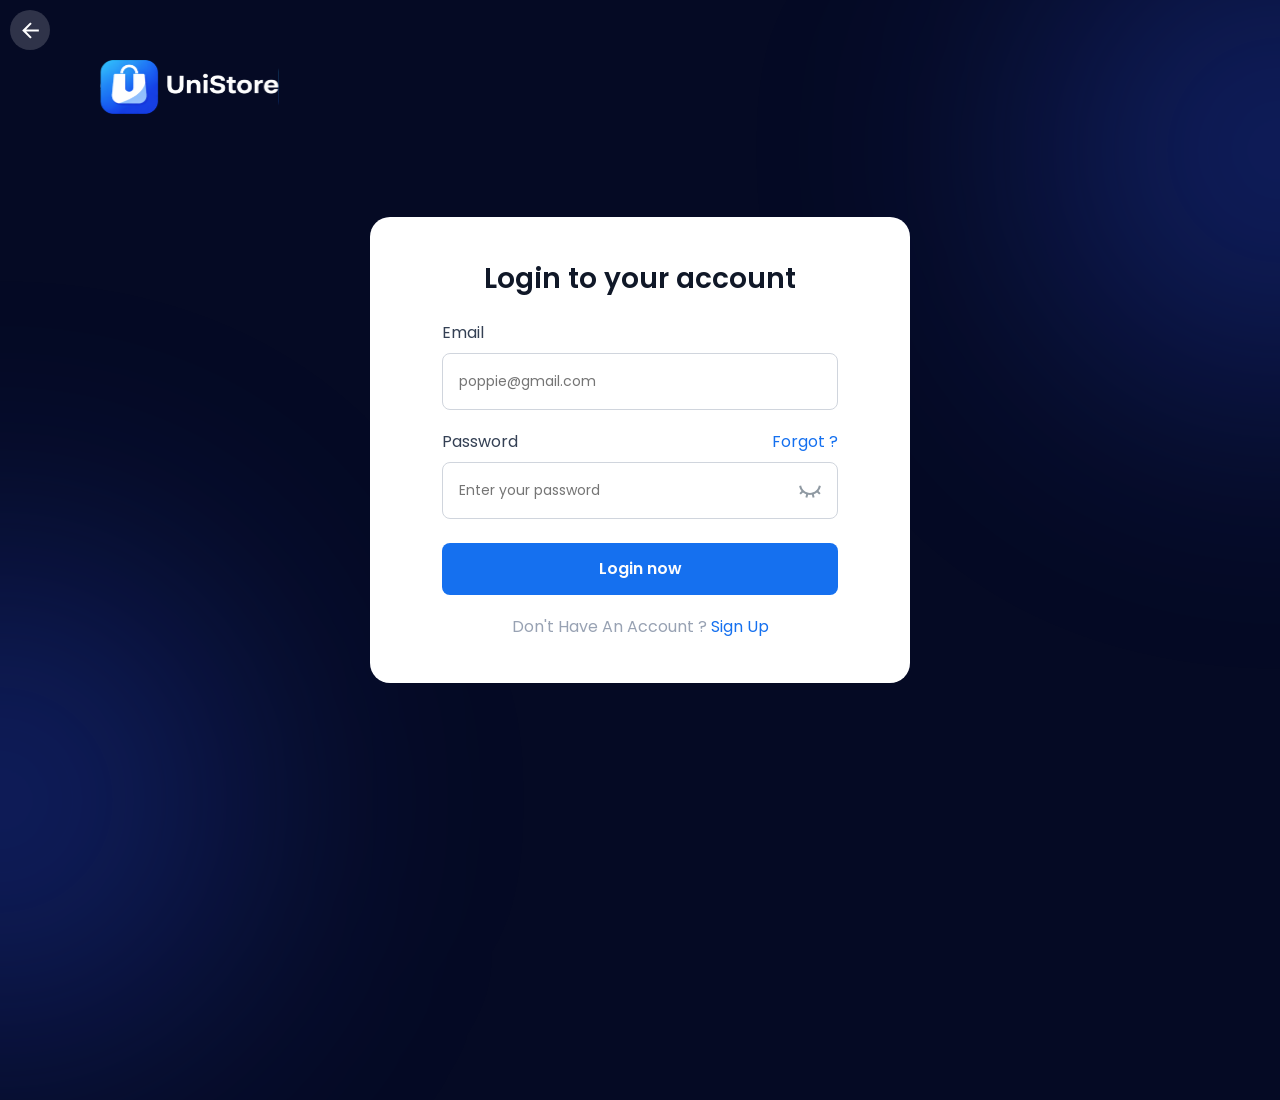
<file: login.html>
<!DOCTYPE html>
<html lang="en">

<head>
    <meta charset="UTF-8">
    <title>UniStore Login</title>
    <meta name="viewport" content="width=device-width, initial-scale=1.0">
    <link rel="stylesheet" href="./css/style-login.css">
    <link rel="preconnect" href="https://fonts.googleapis.com">
    <link rel="preconnect" href="https://fonts.gstatic.com" crossorigin>
    <link
        href="https://fonts.googleapis.com/css2?family=Poppins:ital,wght@0,100;0,200;0,300;0,400;0,500;0,600;0,700;0,800;0,900;1,100;1,200;1,300;1,400;1,500;1,600;1,700;1,800;1,900&display=swap"
        rel="stylesheet">
</head>
<script src="js/auth.js"></script>
<script src="./js/login.js"></script>
<body>
    <a class="btn-back" href="./index.html"><img src="./img/login/arrow-left-line (1).svg" alt=""></a>
    <div class="block--1"></div>
    <div class="block--2"></div>
    <div class="logo">
        <img src="./img/login/logo.svg" alt="">
    </div>
    <div class="login-card">
        <h2>Login to your account</h2>

        <div class="form-group">
            <label>Email</label>
            <input type="email" id="login-email" placeholder="poppie@gmail.com">
        </div>

        <div class="form-group">
            <div class="password-row">
                <label>Password</label>
                <a href="#" class="forgot">Forgot ?</a>
            </div>
            <div class="password-input">
                <input type="password" id="login-password" placeholder="Enter your password">
                <img src="./img/login/eye-close-line (1).svg" class="eye-close" alt="">
                <img src="./img/login/eye-line (1).svg" class="eye-open" alt="">
            </div>
        </div>
        <button class="login-btn" onclick="handleLogin()">Login now</button>
        <div class="signup">
            Don't Have An Account ? <a href="./signup.html">Sign Up</a>
        </div>
    </div>
</body>
<script>
    const passwordInput = document.querySelector('.password-input input');
    const eyeClose = document.querySelector('.eye-close');
    const eyeOpen = document.querySelector('.eye-open');

    eyeClose.addEventListener('click', function () {
        passwordInput.type = 'text';
        eyeClose.style.display = 'none';
        eyeOpen.style.display = 'block';
    });

    eyeOpen.addEventListener('click', function () {
        passwordInput.type = 'password';
        eyeOpen.style.display = 'none';
        eyeClose.style.display = 'block';
    });
</script>

</html>
</file>
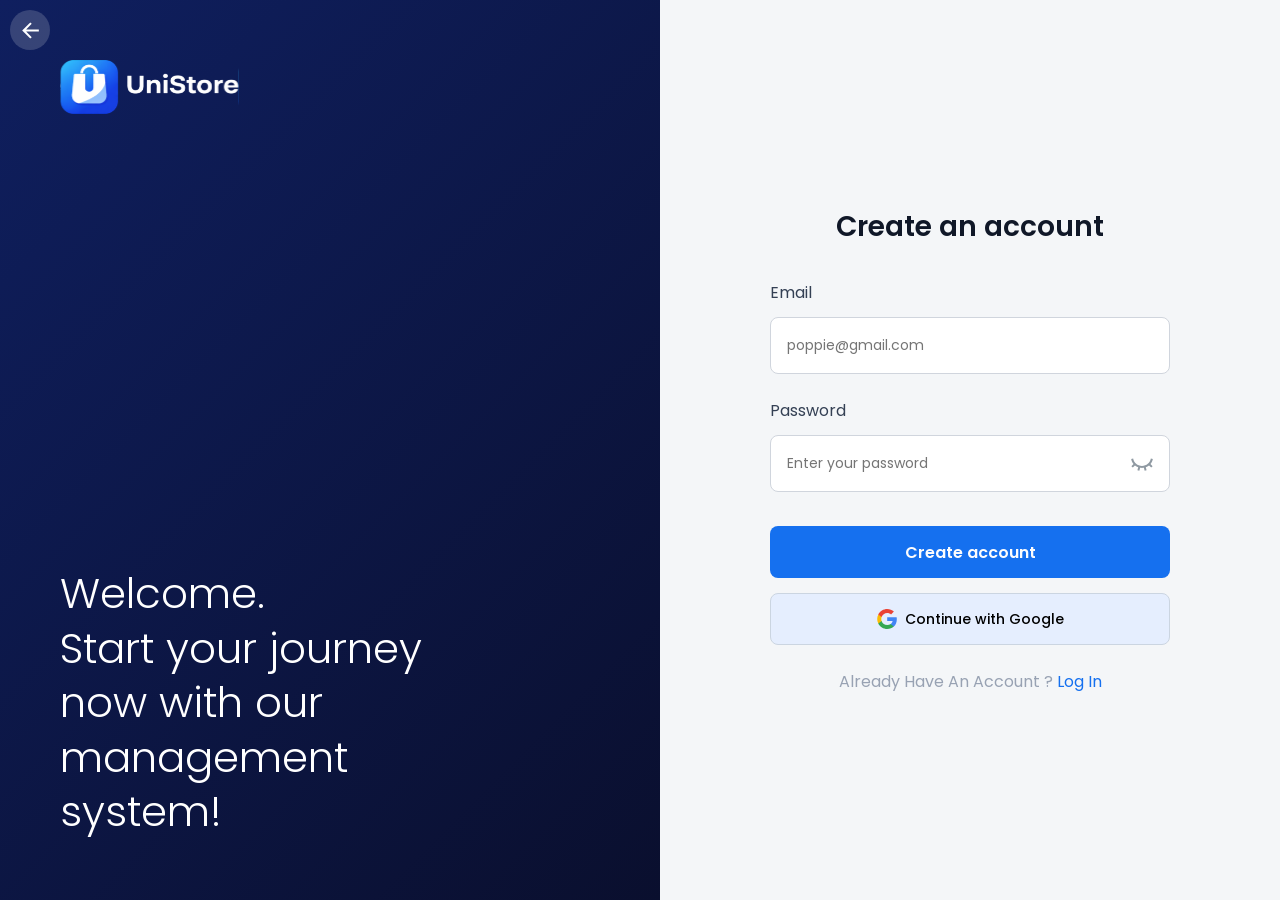
<file: signup.html>
<!DOCTYPE html>
<html lang="en">

<head>
    <meta charset="UTF-8">
    <title>UniStore Register</title>
    <meta name="viewport" content="width=device-width, initial-scale=1.0">
    <link rel="stylesheet" href="./css/style-signup.css">
     <link rel="preconnect" href="https://fonts.googleapis.com">
    <link rel="preconnect" href="https://fonts.gstatic.com" crossorigin>
    <link
        href="https://fonts.googleapis.com/css2?family=Poppins:ital,wght@0,100;0,200;0,300;0,400;0,500;0,600;0,700;0,800;0,900;1,100;1,200;1,300;1,400;1,500;1,600;1,700;1,800;1,900&display=swap"
        rel="stylesheet">
</head>
<script src="js/auth.js"></script>
<script src="./js/signup.js"></script>
<body>
    <a class="btn-back" href="./login.html"><img class="back-1" src="./img/login/arrow-left-line (1).svg" alt=""><img class="back-2" src="./img/login/arrow-left-line.svg" alt=""></a>
    <div class="container">
        <div class="left">
            <div class="logo">
              <img src="./img/login/logo.svg" alt="">
            </div>
            <div class="welcome-text">
                <h1>
                    Welcome.<br>
                    Start your journey<br>
                    now with our<br>
                    management<br>
                    system!
                </h1>
            </div>
        </div>
        <div class="right">
            <div class="form-box">
                <h2>Create an account</h2>

                <div class="input-group">
                    <label>Email</label>
                    <input type="email" id="signup-email" placeholder="poppie@gmail.com">
                </div>
                <div class="input-group">
                    <label>Password</label>
                    <div class="password-box">
                        <input type="password" id="signup-password" placeholder="Enter your password">
                        <img src="./img/login/eye-close-line (1).svg" class="eye-close" alt="">
                        <img src="./img/login/eye-line (1).svg" class="eye-open" alt="">
                    </div>
                </div>
                <button class="btn-primary" onclick="handleRegister()">Create account</button>
                <button class="btn-google">
                    <img src="./img/login/Google - Original.svg" alt="">
                    Continue with Google
                </button>
                <p class="login-text">
                    Already Have An Account ?
                    <a href="./login.html">Log In</a>
                </p>
            </div>
        </div>
    </div>
</body>
<script>
    const passwordbox = document.querySelector('.password-box input');
    const eyeClose = document.querySelector('.eye-close');
    const eyeOpen = document.querySelector('.eye-open');

    eyeClose.addEventListener('click', function () {
        passwordbox.type = 'text';
        eyeClose.style.display = 'none';
        eyeOpen.style.display = 'block';
    });

    eyeOpen.addEventListener('click', function () {
        passwordbox.type = 'password';
        eyeOpen.style.display = 'none';
        eyeClose.style.display = 'block';
    });
</script>
</html>
</file>
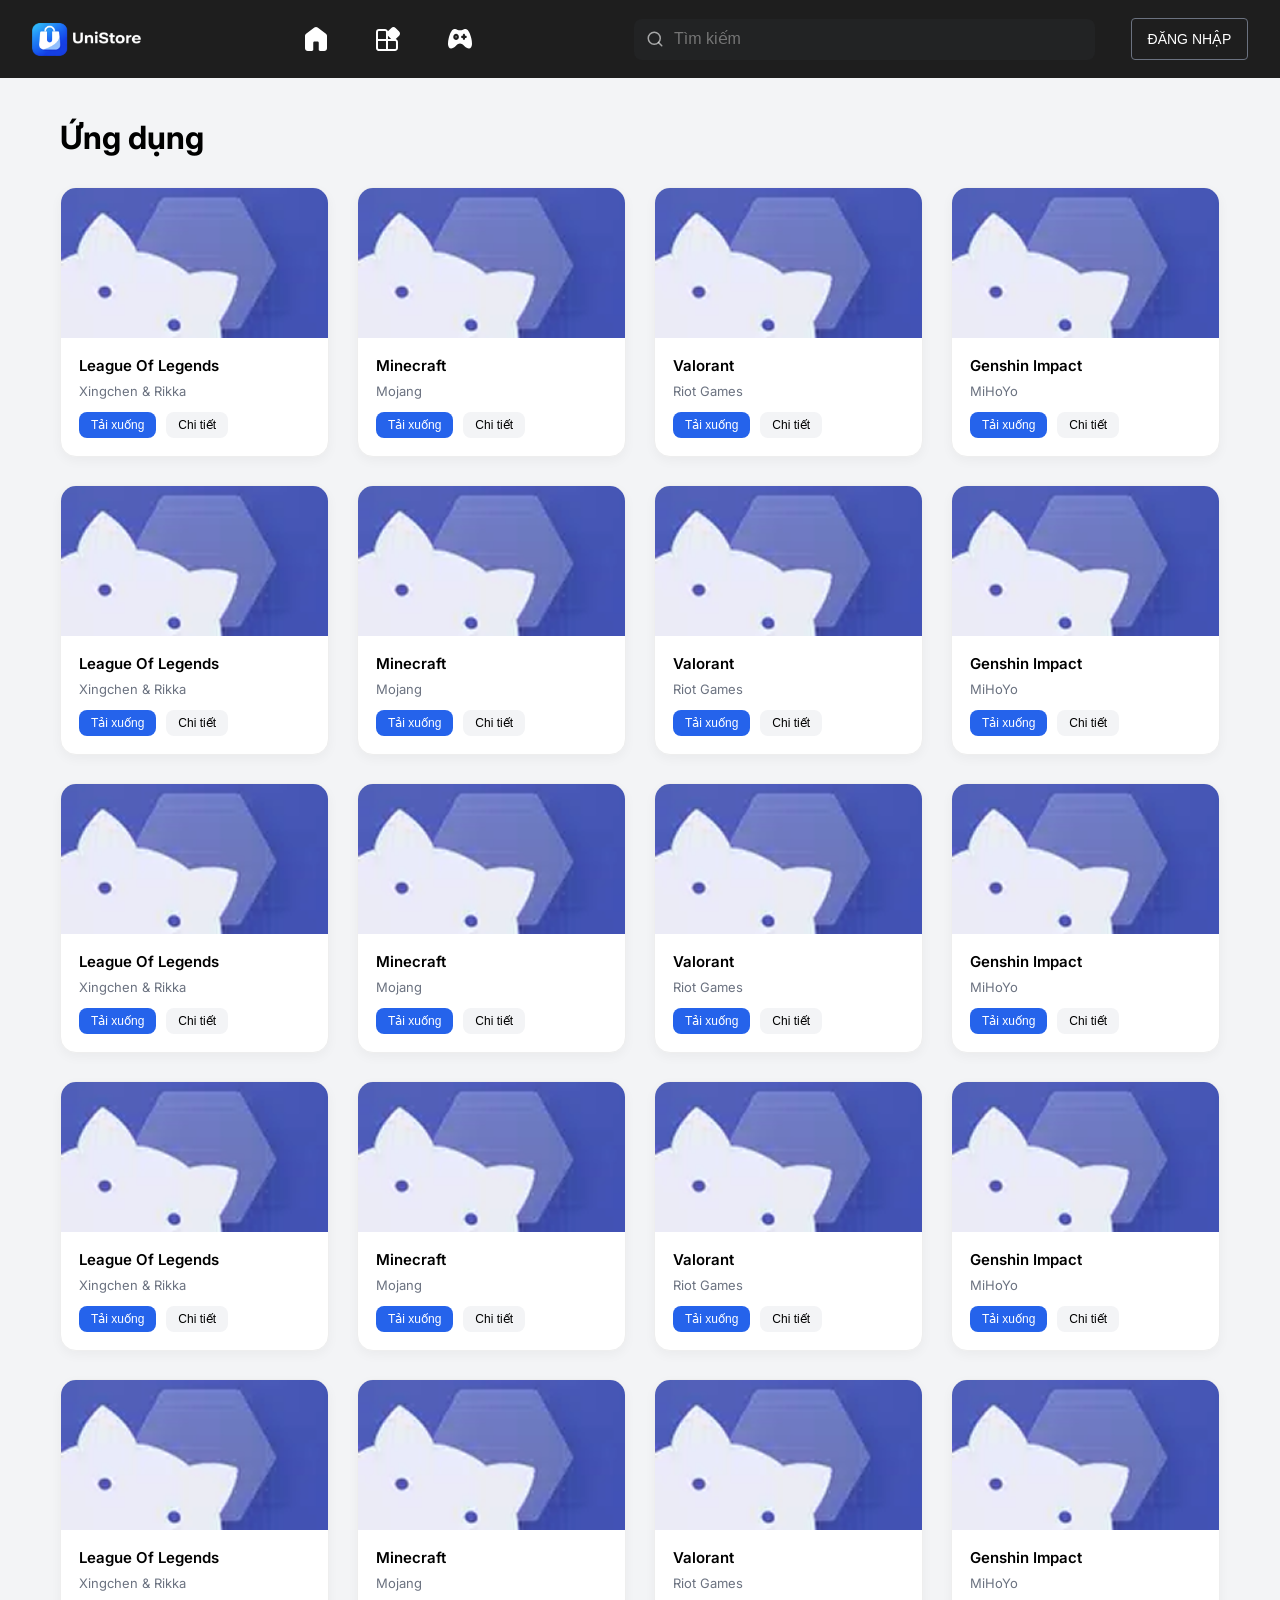
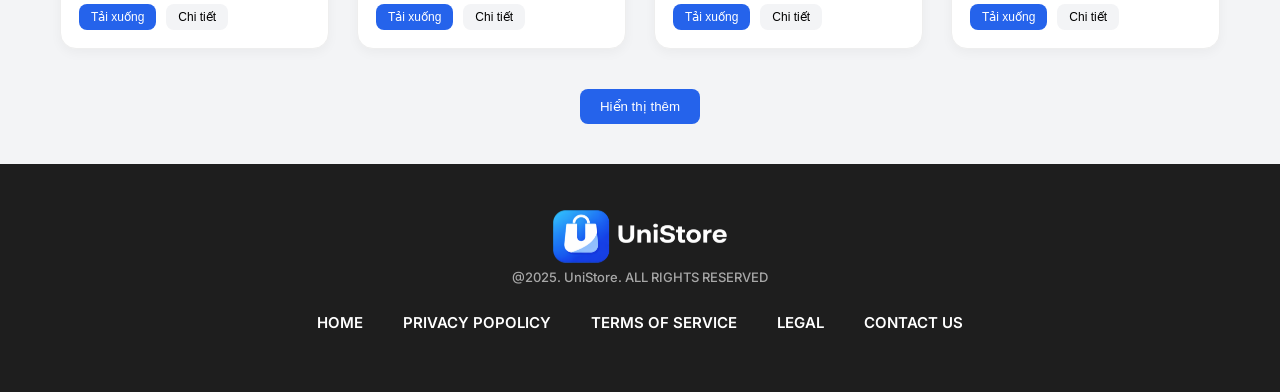
<file: pages/all/all.html>
<!DOCTYPE html>
<html lang="en">

<head>
    <meta charset="UTF-8">
    <meta name="viewport" content="width=device-width, initial-scale=1.0">
    <title>Document</title>
    <link rel="stylesheet" href="../all/style-all.css">
    <link rel="preconnect" href="https://fonts.googleapis.com">
    <link rel="preconnect" href="https://fonts.gstatic.com" crossorigin>
    <link
        href="https://fonts.googleapis.com/css2?family=Inter:ital,opsz,wght@0,14..32,100..900;1,14..32,100..900&display=swap"
        rel="stylesheet">
    <link rel="stylesheet" href="../../share/css/style-header.css">
    <link rel="stylesheet" href="../../share/css/style-footer.css">
</head>
<body>
    <header></header>
    <div class="app-section">
        <h1 class="app-section-title">Ứng dụng</h1>
        <div class="app-grid">
            <div class="app-card">
                <div class="app-card-image">
                    <img src="../../img/all/image 44 (1).png">
                </div>
                <div class="app-card-content">
                    <h3 class="app-card-name">League Of Legends</h3>
                    <p class="app-card-author">Xingchen & Rikka</p>
                    <div class="app-card-meta">
                        <button class="download">Tải xuống</button>
                        <button class="detail">Chi tiết</button>
                    </div>
                </div>
            </div>
            <div class="app-card">

                <div class="app-card-image">
                    <img src="../../img/all/image 44 (1).png">
                </div>
                <div class="app-card-content">
                    <h3 class="app-card-name">Minecraft</h3>
                    <p class="app-card-author">Mojang</p>
                    <div class="app-card-meta">
                        <button class="download">Tải xuống</button>
                        <button class="detail">Chi tiết</button>
                    </div>
                </div>
            </div>
            <div class="app-card">
                <div class="app-card-image">
                    <img src="../../img/all/image 44 (1).png">
                </div>
                <div class="app-card-content">
                    <h3 class="app-card-name">Valorant</h3>
                    <p class="app-card-author">Riot Games</p>
                    <div class="app-card-meta">
                        <button class="download">Tải xuống</button>
                        <button class="detail">Chi tiết</button>
                    </div>
                </div>
            </div>
            <div class="app-card">
                <div class="app-card-image">
                    <img src="../../img/all/image 44 (1).png">
                </div>
                <div class="app-card-content">
                    <h3 class="app-card-name">Genshin Impact</h3>
                    <p class="app-card-author">MiHoYo</p>
                    <div class="app-card-meta">
                        <button class="download">Tải xuống</button>
                        <button class="detail">Chi tiết</button>
                    </div>
                </div>
            </div>
             <div class="app-card">
                <div class="app-card-image">
                    <img src="../../img/all/image 44 (1).png">
                </div>
                <div class="app-card-content">
                    <h3 class="app-card-name">League Of Legends</h3>
                    <p class="app-card-author">Xingchen & Rikka</p>
                    <div class="app-card-meta">
                        <button class="download">Tải xuống</button>
                        <button class="detail">Chi tiết</button>
                    </div>
                </div>
            </div>
            <div class="app-card">

                <div class="app-card-image">
                    <img src="../../img/all/image 44 (1).png">
                </div>
                <div class="app-card-content">
                    <h3 class="app-card-name">Minecraft</h3>
                    <p class="app-card-author">Mojang</p>
                    <div class="app-card-meta">
                        <button class="download">Tải xuống</button>
                        <button class="detail">Chi tiết</button>
                    </div>
                </div>
            </div>
            <div class="app-card">
                <div class="app-card-image">
                    <img src="../../img/all/image 44 (1).png">
                </div>
                <div class="app-card-content">
                    <h3 class="app-card-name">Valorant</h3>
                    <p class="app-card-author">Riot Games</p>
                    <div class="app-card-meta">
                        <button class="download">Tải xuống</button>
                        <button class="detail">Chi tiết</button>
                    </div>
                </div>
            </div>
            <div class="app-card">
                <div class="app-card-image">
                    <img src="../../img/all/image 44 (1).png">
                </div>
                <div class="app-card-content">
                    <h3 class="app-card-name">Genshin Impact</h3>
                    <p class="app-card-author">MiHoYo</p>
                    <div class="app-card-meta">
                        <button class="download">Tải xuống</button>
                        <button class="detail">Chi tiết</button>
                    </div>
                </div>
            </div>
             <div class="app-card">
                <div class="app-card-image">
                    <img src="../../img/all/image 44 (1).png">
                </div>
                <div class="app-card-content">
                    <h3 class="app-card-name">League Of Legends</h3>
                    <p class="app-card-author">Xingchen & Rikka</p>
                    <div class="app-card-meta">
                        <button class="download">Tải xuống</button>
                        <button class="detail">Chi tiết</button>
                    </div>
                </div>
            </div>
            <div class="app-card">

                <div class="app-card-image">
                    <img src="../../img/all/image 44 (1).png">
                </div>
                <div class="app-card-content">
                    <h3 class="app-card-name">Minecraft</h3>
                    <p class="app-card-author">Mojang</p>
                    <div class="app-card-meta">
                        <button class="download">Tải xuống</button>
                        <button class="detail">Chi tiết</button>
                    </div>
                </div>
            </div>
            <div class="app-card">
                <div class="app-card-image">
                    <img src="../../img/all/image 44 (1).png">
                </div>
                <div class="app-card-content">
                    <h3 class="app-card-name">Valorant</h3>
                    <p class="app-card-author">Riot Games</p>
                    <div class="app-card-meta">
                        <button class="download">Tải xuống</button>
                        <button class="detail">Chi tiết</button>
                    </div>
                </div>
            </div>
            <div class="app-card">
                <div class="app-card-image">
                    <img src="../../img/all/image 44 (1).png">
                </div>
                <div class="app-card-content">
                    <h3 class="app-card-name">Genshin Impact</h3>
                    <p class="app-card-author">MiHoYo</p>
                    <div class="app-card-meta">
                        <button class="download">Tải xuống</button>
                        <button class="detail">Chi tiết</button>
                    </div>
                </div>
            </div>
             <div class="app-card">
                <div class="app-card-image">
                    <img src="../../img/all/image 44 (1).png">
                </div>
                <div class="app-card-content">
                    <h3 class="app-card-name">League Of Legends</h3>
                    <p class="app-card-author">Xingchen & Rikka</p>
                    <div class="app-card-meta">
                        <button class="download">Tải xuống</button>
                        <button class="detail">Chi tiết</button>
                    </div>
                </div>
            </div>
            <div class="app-card">

                <div class="app-card-image">
                    <img src="../../img/all/image 44 (1).png">
                </div>
                <div class="app-card-content">
                    <h3 class="app-card-name">Minecraft</h3>
                    <p class="app-card-author">Mojang</p>
                    <div class="app-card-meta">
                        <button class="download">Tải xuống</button>
                        <button class="detail">Chi tiết</button>
                    </div>
                </div>
            </div>
            <div class="app-card">
                <div class="app-card-image">
                    <img src="../../img/all/image 44 (1).png">
                </div>
                <div class="app-card-content">
                    <h3 class="app-card-name">Valorant</h3>
                    <p class="app-card-author">Riot Games</p>
                    <div class="app-card-meta">
                        <button class="download">Tải xuống</button>
                        <button class="detail">Chi tiết</button>
                    </div>
                </div>
            </div>
            <div class="app-card">
                <div class="app-card-image">
                    <img src="../../img/all/image 44 (1).png">
                </div>
                <div class="app-card-content">
                    <h3 class="app-card-name">Genshin Impact</h3>
                    <p class="app-card-author">MiHoYo</p>
                    <div class="app-card-meta">
                        <button class="download">Tải xuống</button>
                        <button class="detail">Chi tiết</button>
                    </div>
                </div>
            </div>
             <div class="app-card">
                <div class="app-card-image">
                    <img src="../../img/all/image 44 (1).png">
                </div>
                <div class="app-card-content">
                    <h3 class="app-card-name">League Of Legends</h3>
                    <p class="app-card-author">Xingchen & Rikka</p>
                    <div class="app-card-meta">
                        <button class="download">Tải xuống</button>
                        <button class="detail">Chi tiết</button>
                    </div>
                </div>
            </div>
            <div class="app-card">

                <div class="app-card-image">
                    <img src="../../img/all/image 44 (1).png">
                </div>
                <div class="app-card-content">
                    <h3 class="app-card-name">Minecraft</h3>
                    <p class="app-card-author">Mojang</p>
                    <div class="app-card-meta">
                        <button class="download">Tải xuống</button>
                        <button class="detail">Chi tiết</button>
                    </div>
                </div>
            </div>
            <div class="app-card">
                <div class="app-card-image">
                    <img src="../../img/all/image 44 (1).png">
                </div>
                <div class="app-card-content">
                    <h3 class="app-card-name">Valorant</h3>
                    <p class="app-card-author">Riot Games</p>
                    <div class="app-card-meta">
                        <button class="download">Tải xuống</button>
                        <button class="detail">Chi tiết</button>
                    </div>
                </div>
            </div>
            <div class="app-card">
                <div class="app-card-image">
                    <img src="../../img/all/image 44 (1).png">
                </div>
                <div class="app-card-content">
                    <h3 class="app-card-name">Genshin Impact</h3>
                    <p class="app-card-author">MiHoYo</p>
                    <div class="app-card-meta">
                        <button class="download">Tải xuống</button>
                        <button class="detail">Chi tiết</button>
                    </div>
                </div>
            </div>
        </div>
        <button class="load-more">Hiển thị thêm</button>
    </div>
    <footer></footer>
</body>
<script src="../../share/js/header.js"></script>
<script src="../../share/js/footer.js"></script>
<script>
    document.querySelectorAll(".detail").forEach(button => {
    button.addEventListener("click", function () {
        window.location.href = "../detail/detail.html";
    });
});
</script>
</html>
</file>
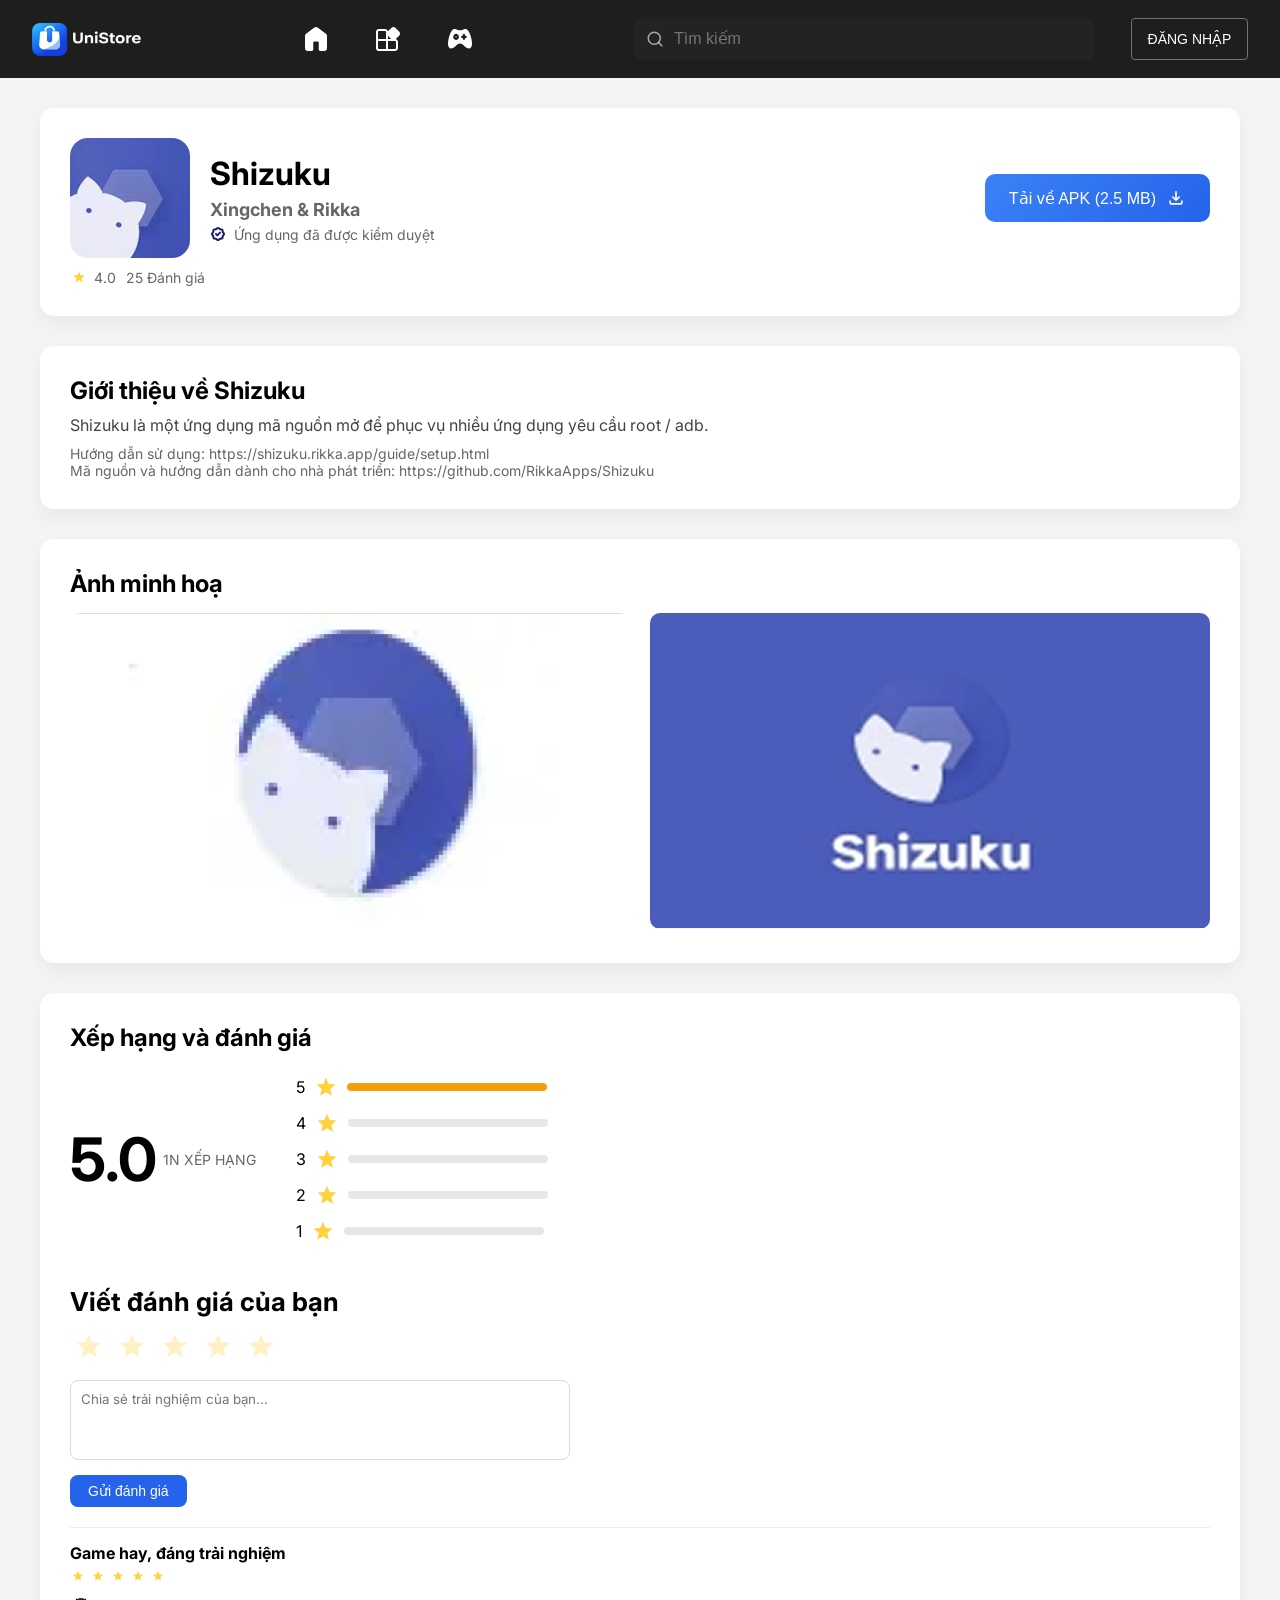
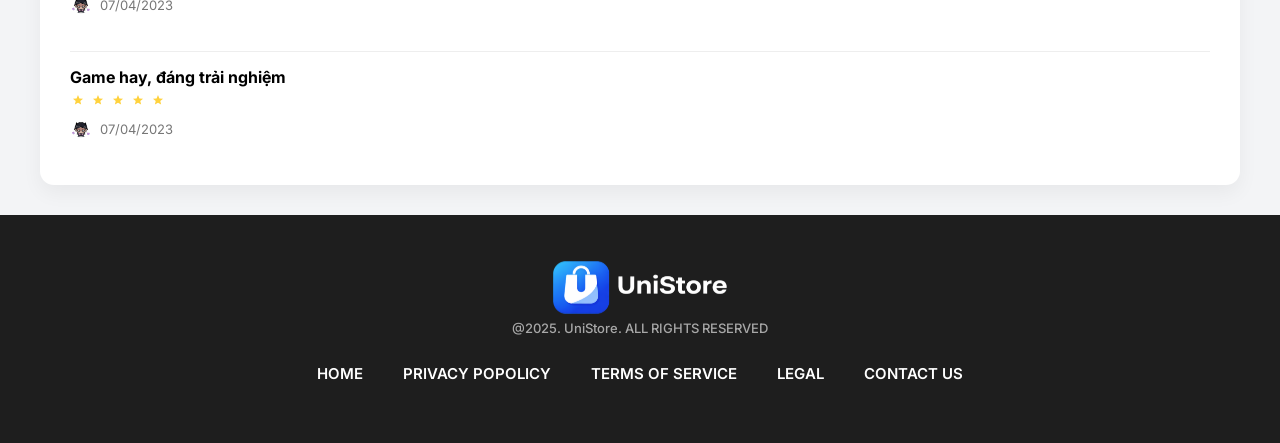
<file: pages/detail/detail.html>
<!DOCTYPE html>
<html lang="en">

<head>
    <meta charset="UTF-8">
    <meta name="viewport" content="width=device-width, initial-scale=1.0">
    <title>Detail</title>
    <link rel="stylesheet" href="../detail/style-detail.css">
    <link rel="preconnect" href="https://fonts.googleapis.com">
    <link rel="preconnect" href="https://fonts.gstatic.com" crossorigin>
    <link href="https://fonts.googleapis.com/css2?family=Content:wght@400;700&display=swap" rel="stylesheet">
    <link rel="preconnect" href="https://fonts.googleapis.com">
    <link rel="preconnect" href="https://fonts.gstatic.com" crossorigin>
    <link href="https://fonts.googleapis.com/css2?family=Commissioner:wght@100..900&display=swap" rel="stylesheet">
    <link rel="preconnect" href="https://fonts.googleapis.com">
    <link rel="preconnect" href="https://fonts.gstatic.com" crossorigin>
    <link
        href="https://fonts.googleapis.com/css2?family=Inter:ital,opsz,wght@0,14..32,100..900;1,14..32,100..900&display=swap"
        rel="stylesheet">
    <link rel="preconnect" href="https://fonts.googleapis.com">
    <link rel="preconnect" href="https://fonts.gstatic.com" crossorigin>
    <link href="https://fonts.googleapis.com/css2?family=Commissioner:wght@100..900&display=swap" rel="stylesheet">
    <link rel="preconnect" href="https://fonts.googleapis.com">
    <link rel="preconnect" href="https://fonts.gstatic.com" crossorigin>
    <link
        href="https://fonts.googleapis.com/css2?family=Commissioner:wght@100..900&family=Content:wght@400;700&display=swap"
        rel="stylesheet">
    <link rel="stylesheet" href="../../share/css/style-header.css">
    <link rel="stylesheet" href="../../share/css/style-footer.css">
    <link rel="stylesheet" href="../popup/style-popup-accept.css">
</head>

<body>
    <header></header>
    <div class="app-card">
        <div class="app-header">
            <div class="app-info">
                <div class="app-icon"><img src="../../img/detail/image 44.png" alt=""></div>
                <div class="app-meta">
                    <h2 class="app-title">Shizuku</h2>
                    <h3>Xingchen & Rikka</h3>
                    <div class="app-item">
                        <img src="../../img/detail/check.svg" alt="">
                        <p>Ứng dụng đã được kiểm duyệt</p>
                    </div>
                </div>
            </div>
            <button class="app-download-btn" id="btn-download">Tải về APK (2.5 MB)<img
                    src="../../img/detail/material-symbols_download.svg" alt=""></button>
        </div>
        <div class="app-rating">
            <div class="rating-score"><img src="../../img/detail/material-symbols-light_star.svg" alt="">
                <p>4.0</p>
            </div>
            <p>25 Đánh giá</p>
        </div>
    </div>
    <div class="introduce">
        <h2>Giới thiệu về Shizuku</h2>
        <h3>Shizuku là một ứng dụng mã nguồn mở để phục vụ nhiều ứng dụng yêu cầu root / adb.</h3>
        <div class="introduce-link">
            <p>Hướng dẫn sử dụng: https://shizuku.rikka.app/guide/setup.html</p>
            <p>Mã nguồn và hướng dẫn dành cho nhà phát triển: https://github.com/RikkaApps/Shizuku</p>
        </div>
    </div>
    <div class="demo">
        <h3>Ảnh minh hoạ</h3>
        <div class="demo-list">
            <div class="demo-card">
                <img src="../../img/detail/Card (2).png" alt="">
            </div>
            <div class="demo-card">
                <img src="../../img/detail/image 50.png" alt="">
            </div>
        </div>
    </div>
    <div class="rating">
        <h2 class="rating-title">Xếp hạng và đánh giá</h2>
        <div class="rating-summary">
            <div class="rating-score">
                <h3 class="rating-number">5.0</h3>
                <p class="rating-total">1N XẾP HẠNG</p>
            </div>

            <div class="rating-breakdown">
                <div class="rating-bar">
                    <span class="rating-star-count">5</span>
                    <img src="../../img/detail/material-symbols-light_star.svg" alt="">
                    <div class="rating-progress"></div>
                </div>

                <div class="rating-bar">
                    <span class="rating-star-count">4</span>
                    <img src="../../img/detail/material-symbols-light_star.svg" alt="">
                    <div class="rating-progress"></div>
                </div>

                <div class="rating-bar">
                    <span class="rating-star-count">3</span>
                    <img src="../../img/detail/material-symbols-light_star.svg" alt="">
                    <div class="rating-progress"></div>
                </div>

                <div class="rating-bar">
                    <span class="rating-star-count">2</span>
                    <img src="../../img/detail/material-symbols-light_star.svg" alt="">
                    <div class="rating-progress"></div>
                </div>

                <div class="rating-bar">
                    <span class="rating-star-count">1</span>
                    <img src="../../img/detail/material-symbols-light_star.svg" alt="">
                    <div class="rating-progress"></div>
                </div>
            </div>
        </div>
        <div class="rating-input">

            <h3 class="review-title">Viết đánh giá của bạn</h3>

            <div class="review-box">

                <div class="star-select" id="star-select">
                    <img src="../../img/detail/material-symbols-light_star.svg" class="star" data-value="1">
                    <img src="../../img/detail/material-symbols-light_star.svg" class="star" data-value="2">
                    <img src="../../img/detail/material-symbols-light_star.svg" class="star" data-value="3">
                    <img src="../../img/detail/material-symbols-light_star.svg" class="star" data-value="4">
                    <img src="../../img/detail/material-symbols-light_star.svg" class="star" data-value="5">
                </div>

                <textarea id="comment-input" placeholder="Chia sẻ trải nghiệm của bạn..."></textarea>

                <button id="submit-comment">
                    Gửi đánh giá
                </button>

            </div>

        </div>
        <div class="rating-list">
            <div class="rating-card">
                <h5 class="rating-card-title">Game hay, đáng trải nghiệm</h5>

                <div class="rating-card-stars">
                    <img src="../../img/detail/material-symbols-light_star.svg" alt="">
                    <img src="../../img/detail/material-symbols-light_star.svg" alt="">
                    <img src="../../img/detail/material-symbols-light_star.svg" alt="">
                    <img src="../../img/detail/material-symbols-light_star.svg" alt="">
                    <img src="../../img/detail/material-symbols-light_star.svg" alt="">
                </div>
                <div class="rating-card-info">
                    <img src="../../img/detail/Frame 120 (1).png" alt="">
                    <p>07/04/2023</p>
                </div>
            </div>
            <div class="rating-card">
                <h5 class="rating-card-title">Game hay, đáng trải nghiệm</h5>

                <div class="rating-card-stars">
                    <img src="../../img/detail/material-symbols-light_star.svg" alt="">
                    <img src="../../img/detail/material-symbols-light_star.svg" alt="">
                    <img src="../../img/detail/material-symbols-light_star.svg" alt="">
                    <img src="../../img/detail/material-symbols-light_star.svg" alt="">
                    <img src="../../img/detail/material-symbols-light_star.svg" alt="">
                </div>

                <div class="rating-card-info">
                    <img src="../../img/detail/Frame 120 (1).png" alt="">
                    <p>07/04/2023</p>
                </div>
            </div>
        </div>
    </div>
    <div class="popup-accept" id="popup-accept">
        <div class="popup-accept-container">
            <img class="popup-accept-img" src="../../img/detail/popup-note.svg" alt="">
            <div class="popup-accept-content">
                <p class="popup-accept-content-tittle">Bạn chắc chắn muốn tải xuống?</p>
            </div>
            <div class="popup-accept-button">
                <button class="popup-accept-button-no" id="btn-download-no">Không</button>
                <a class="popup-accept-button-yes"
                    href="https://jeugjcwiplkysgmwdysd.supabase.co/storage/v1/object/public/fileAPK/file.apk"
                    download="file.apk" id="btn-download-yes">Có</a>
            </div>
        </div>
    </div>
    <div class="popup-loadding" id="popup-loading">
        <div class="popup-loadding-container">
            <img src="../../img/detail/loading.svg" alt="" class="popup-loadding-img">
            <div class="popup-loadding-tittle">Đang tải xuống</div>
        </div>
    </div>
    <footer></footer>
    <script>
        const stars = document.querySelectorAll(".star");
        const btn = document.getElementById("submit-comment");
        const commentInput = document.getElementById("comment-input");
        const ratingList = document.querySelector(".rating-list");

        let selectedRating = 0;

        stars.forEach((star, index) => {

            star.addEventListener("mouseover", () => {

                stars.forEach((s, i) => {
                    s.classList.toggle("hover", i <= index);
                });

            });

            star.addEventListener("mouseout", () => {

                stars.forEach(s => s.classList.remove("hover"));

            });

            star.addEventListener("click", () => {

                selectedRating = index + 1;

                stars.forEach((s, i) => {

                    if (i < selectedRating) {
                        s.classList.add("active");
                    } else {
                        s.classList.remove("active");
                    }

                });

            });

        });

        btn.addEventListener("click", () => {

            if (commentInput.value.trim() === "" || selectedRating === 0) {
                alert("Vui lòng nhập bình luận và chọn số sao");
                return;
            }

            const card = document.createElement("div");
            card.className = "rating-card";

            let starsHTML = "";

            for (let i = 0; i < selectedRating; i++) {
                starsHTML += `<img src="../../img/detail/material-symbols-light_star.svg">`;
            }

            const today = new Date().toLocaleDateString("vi-VN");

            card.innerHTML = `
        <h5 class="rating-card-title">${commentInput.value}</h5>

        <div class="rating-card-stars">
            ${starsHTML}
        </div>

        <div class="rating-card-info">
            <img src="../../img/detail/Frame 120 (1).png">
            <p>${today}</p>
        </div>
    `;

            ratingList.prepend(card);

            commentInput.value = "";
            selectedRating = 0;

            stars.forEach(s => s.classList.remove("active"));

        });
    </script>
</body>
<script src="../popup/download.js"></script>
<script src="../../share/js/header.js"></script>
<script src="../../share/js/footer.js"></script>

</html>
</file>
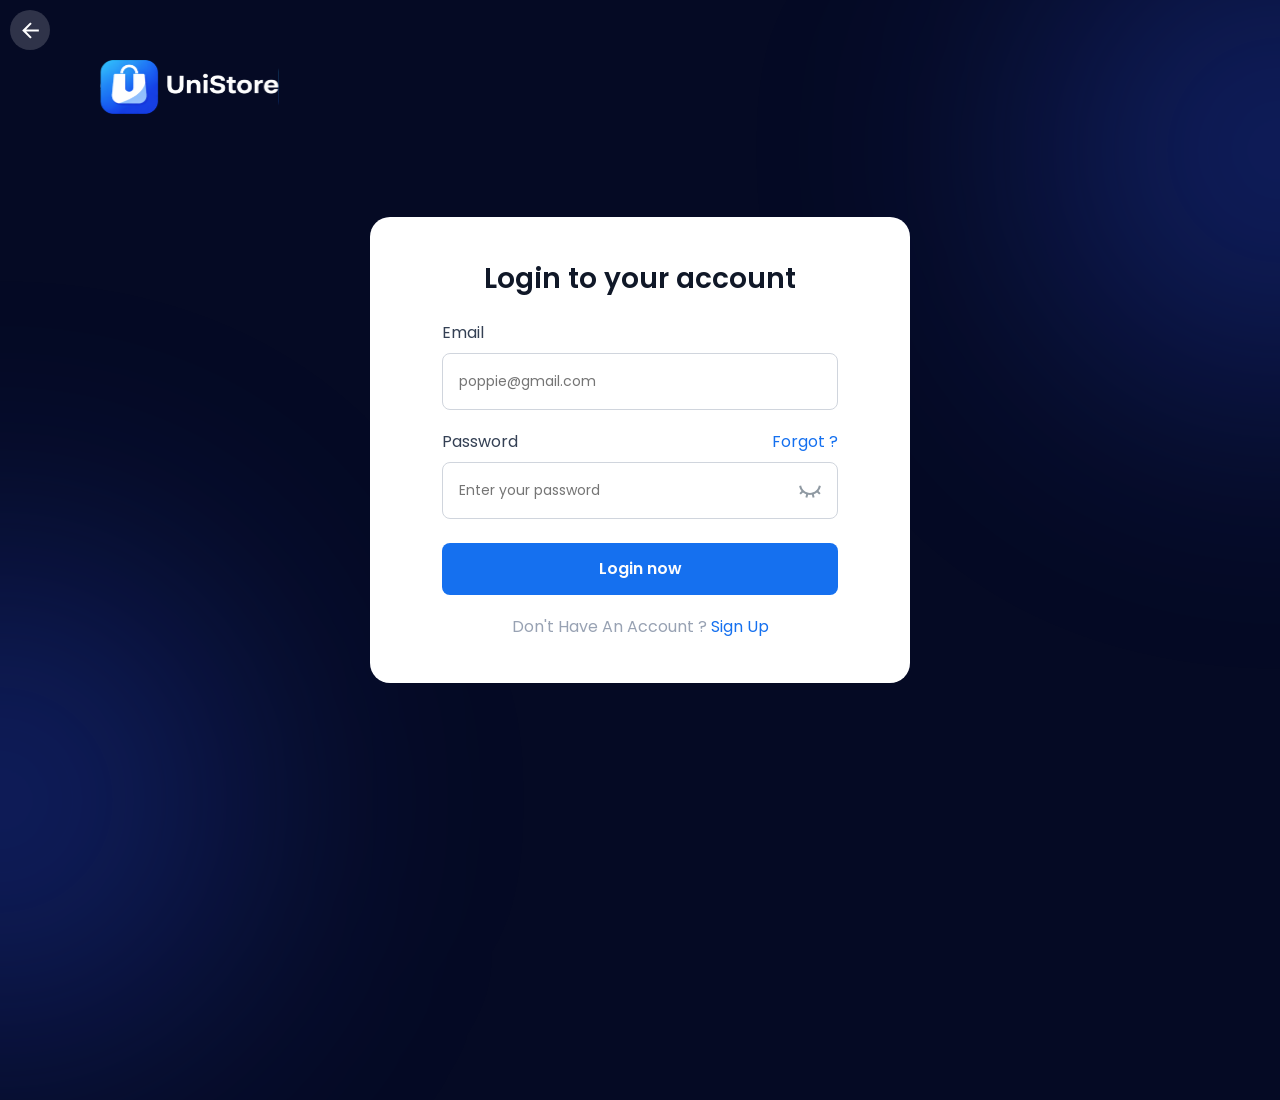
<file: pages/login/login.html>
<!DOCTYPE html>
<html lang="en">

<head>
    <meta charset="UTF-8">
    <title>UniStore Login</title>
    <meta name="viewport" content="width=device-width, initial-scale=1.0">
    <link rel="stylesheet" href="../login/style-login.css">
    <link rel="preconnect" href="https://fonts.googleapis.com">
    <link rel="preconnect" href="https://fonts.gstatic.com" crossorigin>
    <link
        href="https://fonts.googleapis.com/css2?family=Poppins:ital,wght@0,100;0,200;0,300;0,400;0,500;0,600;0,700;0,800;0,900;1,100;1,200;1,300;1,400;1,500;1,600;1,700;1,800;1,900&display=swap"
        rel="stylesheet">
</head>

<body>
    <a class="btn-back" href="../home/index.html"><img src="../../img/login/arrow-left-line (1).svg" alt=""></a>
    <div class="block--1"></div>
    <div class="block--2"></div>
    <div class="logo">
        <img src="../../img/login/logo.svg" alt="">
    </div>
    <div class="login-card">
        <h2>Login to your account</h2>

        <div class="form-group">
            <label>Email</label>
            <input type="email" id="login-email" placeholder="poppie@gmail.com">
        </div>

        <div class="form-group">
            <div class="password-row">
                <label>Password</label>
                <a href="#" class="forgot">Forgot ?</a>
            </div>
            <div class="password-input">
                <input type="password" id="login-password" placeholder="Enter your password">
                <img src="../../img/login/eye-close-line (1).svg" class="eye-close" alt="">
                <img src="../../img/login/eye-line (1).svg" class="eye-open" alt="">
            </div>
        </div>
        <button class="login-btn" onclick="handleLogin()">Login now</button>
        <div class="signup">
            Don't Have An Account ? <a href="../signup/signup.html">Sign Up</a>
        </div>
    </div>
    <script src="../../share/js/auth.js"></script>
    <script src="../login/login.js"></script>
</body>
<script>
    const passwordInput = document.querySelector('.password-input input');
    const eyeClose = document.querySelector('.eye-close');
    const eyeOpen = document.querySelector('.eye-open');

    eyeClose.addEventListener('click', function () {
        passwordInput.type = 'text';
        eyeClose.style.display = 'none';
        eyeOpen.style.display = 'block';
    });

    eyeOpen.addEventListener('click', function () {
        passwordInput.type = 'password';
        eyeOpen.style.display = 'none';
        eyeClose.style.display = 'block';
    });
</script>

</html>
</file>
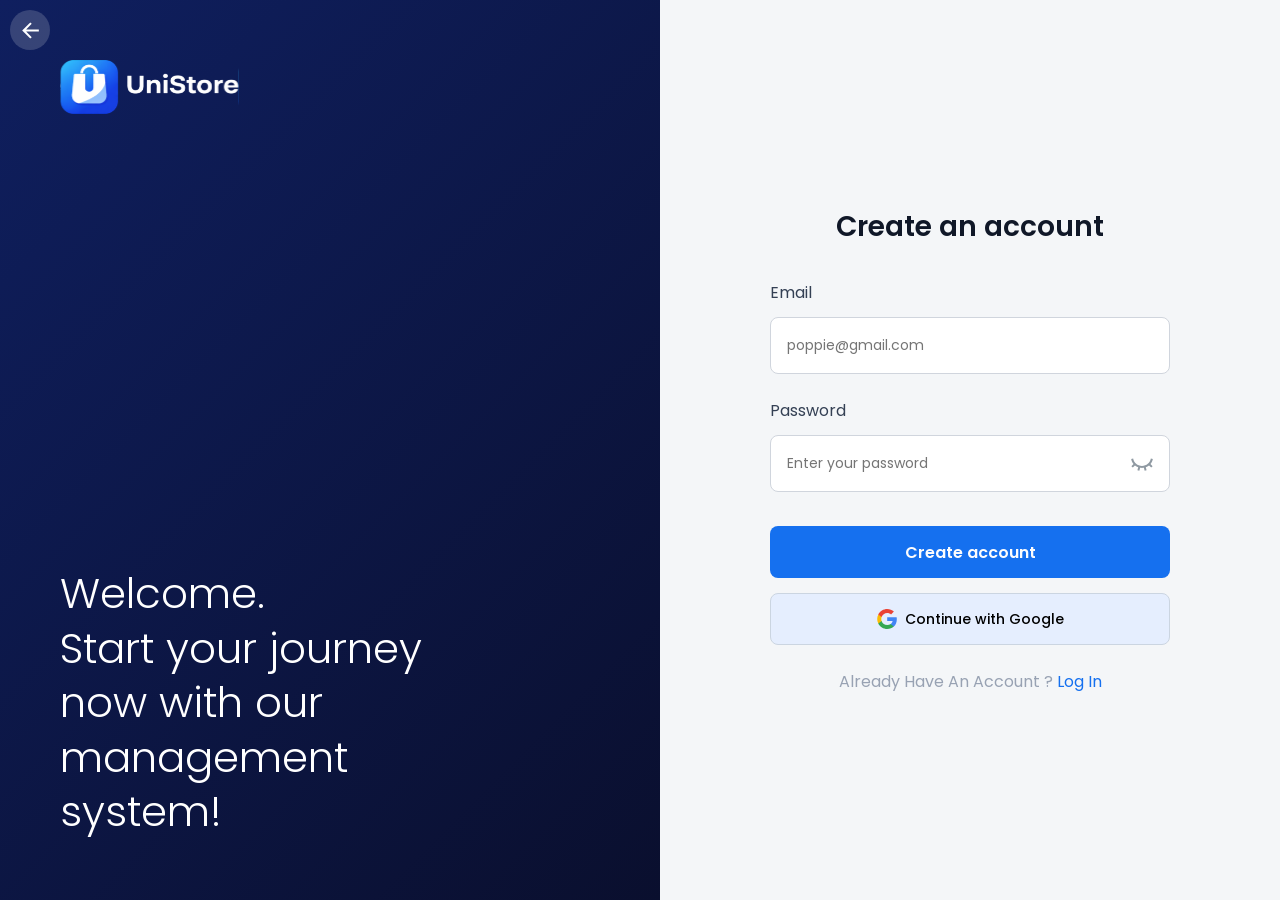
<file: pages/signup/signup.html>
<!DOCTYPE html>
<html lang="en">

<head>
    <meta charset="UTF-8">
    <title>UniStore Register</title>
    <meta name="viewport" content="width=device-width, initial-scale=1.0">
    <link rel="stylesheet" href="../signup/style-signup.css">
    <link rel="preconnect" href="https://fonts.googleapis.com">
    <link rel="preconnect" href="https://fonts.gstatic.com" crossorigin>
    <link
        href="https://fonts.googleapis.com/css2?family=Poppins:ital,wght@0,100;0,200;0,300;0,400;0,500;0,600;0,700;0,800;0,900;1,100;1,200;1,300;1,400;1,500;1,600;1,700;1,800;1,900&display=swap"
        rel="stylesheet">
</head>

<body>
    <a class="btn-back" href="../login/login.html"><img class="back-1" src="../../img/login/arrow-left-line (1).svg" alt=""><img
            class="back-2" src="../../img/login/arrow-left-line.svg" alt=""></a>
    <div class="container">
        <div class="left">
            <div class="logo">
                <img src="../../img/login/logo.svg" alt="">
            </div>
            <div class="welcome-text">
                <h1>
                    Welcome.<br>
                    Start your journey<br>
                    now with our<br>
                    management<br>
                    system!
                </h1>
            </div>
        </div>
        <div class="right">
            <div class="form-box">
                <h2>Create an account</h2>

                <div class="input-group">
                    <label>Email</label>
                    <input type="email" id="signup-email" placeholder="poppie@gmail.com">
                </div>
                <div class="input-group">
                    <label>Password</label>
                    <div class="password-box">
                        <input type="password" id="signup-password" placeholder="Enter your password">
                        <img src="../../img/login/eye-close-line (1).svg" class="eye-close" alt="">
                        <img src="../../img/login/eye-line (1).svg" class="eye-open" alt="">
                    </div>
                </div>
                <button class="btn-primary" onclick="handleRegister()">Create account</button>
                <button class="btn-google">
                    <img src="../../img/login/Google - Original.svg" alt="">
                    Continue with Google
                </button>
                <p class="login-text">
                    Already Have An Account ?
                    <a href="../login/login.html">Log In</a>
                </p>
            </div>
        </div>
    </div>
    <script src="../signup/signup.js"></script>
    <script src="../../share/js/auth.js"></script>
</body>
<script>
    const passwordbox = document.querySelector('.password-box input');
    const eyeClose = document.querySelector('.eye-close');
    const eyeOpen = document.querySelector('.eye-open');

    eyeClose.addEventListener('click', function () {
        passwordbox.type = 'text';
        eyeClose.style.display = 'none';
        eyeOpen.style.display = 'block';
    });

    eyeOpen.addEventListener('click', function () {
        passwordbox.type = 'password';
        eyeOpen.style.display = 'none';
        eyeClose.style.display = 'block';
    });
</script>
</html>
</file>
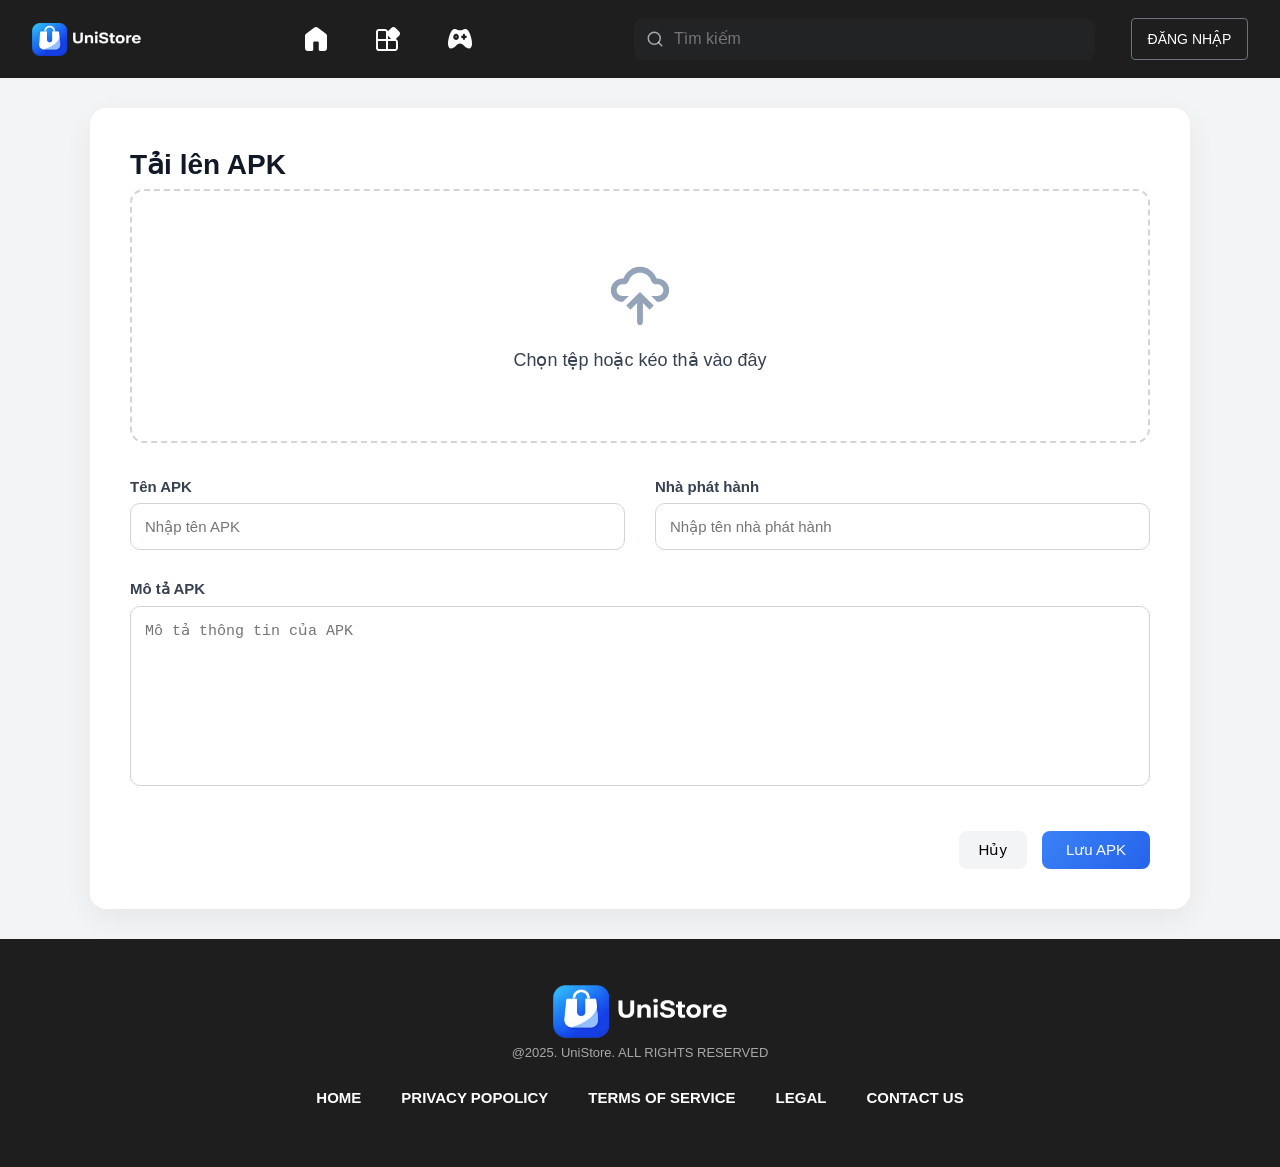
<file: pages/upload/upload.html>
<!DOCTYPE html>
<html lang="en">

<head>
    <meta charset="UTF-8">
    <meta name="viewport" content="width=device-width, initial-scale=1.0">
    <link rel="stylesheet" href="../../share/css/style-footer.css">
    <link rel="stylesheet" href="../../share/css/style-header.css">
    <link rel="stylesheet" href="style-upload.css">
    <title>Upload</title>
</head>

<body>
    <header></header>
    <section class="upload">
        <div class="upload-container">
            <div class="upload-file">
                <div class="upload-file-tittle">Tải lên APK</div>
                <div class="upload-file-main">
                    <div class="upload-file-main-ico"></div>
                    <div class="upload-file-main-text">Chọn tệp hoặc kéo thả vào đây</div>
                </div>
            </div>
            <div class="upload-detail">
                <div class="upload-detail-top">
                    <form>
                        <label for="nameAPK">Tên APK</label>
                        <input id="nameAPK" type="text" placeholder="Nhập tên APK">
                    </form>
                    <form>
                        <label for="nameUser">Nhà phát hành</label>
                        <input id="nameUser" type="text" placeholder="Nhập tên nhà phát hành">
                    </form>
                </div>
                <div class="upload-detail-bottom">
                    <form>
                        <label for="description">Mô tả APK</label>
                        <textarea id="description" placeholder="Mô tả thông tin của APK"></textarea>
                    </form>
                </div>

            </div>
            <div class="upload-button">
                <button type="button" class="upload-btn-none">Hủy</button>
                <button type="button" class="upload-btn-save">Lưu APK</button>
            </div>
        </div>
    </section>
    <footer></footer>

    <script src="../../share/js/header-search-mobile.js"></script>
    <script src="../../share/js/header.js"></script>
    <script src="../../share/js/footer.js"></script>
</body>

</html>
</file>
<file: css/style-home.css>
@import url('https://fonts.googleapis.com/css2?family=Inter:ital,opsz,wght@0,14..32,100..900;1,14..32,100..900&display=swap');
*{
    padding: 0;
    margin: 0;
    box-sizing: border-box;
}
:root{
    --main-backgournd: #1E1E1E;
    --surface--background: #222324;
    --text-primary: #FFFFFF;
    --button-primary: #112D4E;
    --button-primary-hover: ;
    --border-button-primary: #F3F3F3;
    --border-button-secondary: #6B7280;
    --main-font: "Inter";
}
body{
    background-color: var(--main-backgournd);
}
.body{
    width: 100%;
    display: flex;
}
.container{
    width: 100%;
    display: flex;
    overflow: hidden;
    padding: 20px 0;
    flex-direction: column;
    gap: 25px;
    background-color: var(--main-backgournd);
}
.section1{
    width: 100%;
    display: flex;
    justify-content: center;
}
.section1-container{
    width: 95%;
    max-width: 1288px;
    min-height: 580px;
    display: flex;
    gap: 12px;
    background-color: #00000038;
    padding: 33px;
}
.section1-left{
    position: relative;
    width: 100%;
    max-width: 580px;
    display: flex;
    align-items: flex-end;
    overflow: hidden;
}
.section1-left img{
    position: absolute;
    object-position: center;
    object-fit: cover;
    transform: rotateY(-180deg);
    z-index: 1;
    width: 1424px;
    min-height: 580px;
}
.section1-right{
    width: 100%;
    max-width: 630px;
    display: flex;
    flex-direction: column;
    gap: 12px;
}
.section1-right-top{
    position: relative;
    width: 100%;
    min-height: 343px;
    display: flex;
    align-items: flex-end;
}
.section1-right img{
    position: absolute;
    width: 100%;
    height: 100%;
    object-fit: cover;
    z-index: 1;
}
.section1-right-bottom{
    width: 100%;
    display: flex;
    gap: 12px;
    height: 100%;
}
.section1-right-bottom img{
    position: absolute;
    width: 100%;
    height: 100%;
    object-fit: cover;
    z-index: 1;
}
.section1-right-bottom-in{
    position: relative;
    width: 100%;
    height: 100%;
    display: flex;
    align-items: flex-end;
}
.section1-content{
    width: 100%;
    display: flex;
    justify-content: space-between;
    align-items: center;
    gap: 20px;
    background: #000000BD;
    z-index: 2;
}
.section1-left .section1-content,
.section1-right-top .section1-content{
    padding: 20px 25px;
}
.section1-right-bottom .section1-content{
    padding: 12px;
}
.section1-content-tittle{
    display: flex;
    flex-direction: column;
}
.section1-content-tittle-top{
    font-family: var(--main-font);
    font-weight: 700;
    font-style: Bold;
    line-height: 100%;
    letter-spacing: 0%;
    color: var(--text-primary);
}
.section1-content-tittle-text{
    font-family: var(--main-font);
    font-weight: 500;
    line-height: 100%;
    letter-spacing: 0%;
    color: var(--text-primary);

}
.section1-content-dowload{
    width: 100%;
    border: 0;
    border: 1px solid var(--border-button-primary);
    background: transparent;
    border-radius: 10px;
    font-family: var(--main-font);
    font-weight: 600;
    font-size: 18px;
    line-height: 100%;
    letter-spacing: 0%;
    color: var(--text-primary);
    text-align: center;
    display: flex;
    justify-content: center;
    align-items: center;
    text-decoration: none;
}
.section1-left .section1-content-tittle{
    gap: 15px;
}
.section1-right-top .section1-content-tittle{
    gap: 10px;
}
.section1-right-bottom .section1-content-tittle{
    gap: 8px;
}
.section1-left .section1-content-tittle-top{
    font-size: 28px;
}
.section1-right-top .section1-content-tittle-top{
    font-size: 20px;
}
.section1-right-bottom .section1-content-tittle-top{
    font-size: 18px;
}
.section1-left .section1-content-tittle-text{
    font-size: 18px;
}
.section1-right-top .section1-content-tittle-text{
    font-size: 15px;
}
.section1-right-bottom .section1-content-tittle-text{
    font-size: 15px;
}
.section1-left .section1-content-dowload{
    max-width: 152px;
    min-height: 49px;
}
.section1-right-top .section1-content-dowload{
    max-width: 118px;
    min-height: 48px;
}
.section1-right-bottom .section1-content-dowload{
    max-width: 103px;
    min-height: 41px;
}




.section2{
    width: 100%;
    display: flex;
    justify-content: center;    
}
.section-container{
    width: 95%;
    padding: 26px;
    max-width: 1288px;
    background: #00000038;
    display: flex;
    flex-direction: column;
    gap: 20px;

}
.section-tittle{
    width: fit-content;
    display: flex;
    gap: 14px;
    align-items: center;
    text-decoration: none;
}
.section-tittle-text{
    font-family: var(--main-font);
    font-weight: 400;
    font-size: 26px;
    line-height: 100%;
    letter-spacing: 0%;
    
    color: var(--text-primary);
}
.section-tittle-arrow{
width: 8.75px;
    height: 17.5px;
    display: inline-block;
    background-color: var(--text-primary);
    -webkit-mask-image: url('../img/home/arrow-right.svg');
    mask-image: url('../img/home/arrow-right.svg'); 
    -webkit-mask-repeat: no-repeat;
    mask-repeat: no-repeat;
    -webkit-mask-size: cover;
    mask-size: cover;
    -webkit-mask-position: center;
    mask-position: center;
}

.section-list{
    width: 100%;
}
.section-list-container{
    width: 100%;
    display: flex;
    gap: 48px;
    flex-wrap: wrap;
    justify-content: flex-start;
}
.section-list-item{
    width: 100%;
    max-width: 205px;
    overflow: hidden;
    border-radius: 18px;
}
.section-list-item-img{
    width: 100%;
    height: 214px;
}
.section-list-item-img img{
    width: 100%;
    height: 100%;
    object-fit: cover;
}
.section-list-item-content{
    width: 100%;
    background: #000000D4;
    padding: 10px;
    display: flex;
    justify-content: space-between;
    gap: 16px;
    align-items: center;
}
.section-list-item-content-left{
    display: flex;
    flex-direction: column;
    gap: 7px;
}
.section-list-item-content-left-tittle{
    font-family: var(--main-font);
    font-weight: 700;
    font-size: 10px;
    line-height: 100%;
    letter-spacing: 0%;
    color: var(--text-primary);
}
.section-list-item-content-left-text{
    font-family: var(--main-font);
    font-weight: 400;
    font-size: 8px;
    line-height: 100%;
    letter-spacing: 0%;
    color: var(--text-primary);
}
.section-list-item-content-right-btn{
    width: 100%;
    width: 64px;
    min-height: 20px;
    background-color: transparent;
    border: 1px solid #FFFFFFE3;
    border-radius: 10px;
    display: flex;
    justify-content: center;
    align-items: center;
    text-decoration: none;
    font-family: var(--main-font);
    font-weight: 600;
    font-size: 10px;
    line-height: 100%;
    letter-spacing: 0%;
    color: var(--text-primary);
}
.section3{
    width: 100%;
    display: flex;
    justify-content: center;    
}
.section3-list{
    width: 100%;
    padding: 26px;
}
.section3-list-container{
    width: 100%;
    display: flex;
    gap: 32px;
    flex-direction: column;
}
.section3-list-container-col{
    width: 100%;
    display: flex;
    gap: 32px;
    
}
.section3-list-container-col-item{
    width: 100%;
    max-width: 387px;
    display: flex;
    gap: 9px;
    text-decoration: none;
}
.section3-list-container-col-item img{
    width: 100%;
    max-width: 113px;
    height: 100%;
    min-height: 113px;
    object-fit: cover;
    border-radius: 8px;
}
.section3-list-container-col-item-content{
    width: 100%;
    padding: 15px 10px 15px 0px;
    display: flex;
    flex-direction: column;
    gap: 12px;
}
.section3-list-container-col-item-content-tittle{
    font-family: var(--main-font);
    font-weight: 500;
    font-size: 18px;
    line-height: 100%;
    letter-spacing: 0%;
    color: var(--text-primary);
}
.section3-list-container-col-item-content-text{
    font-family: var(--main-font);
    font-weight: 500;
    font-size: 16px;
    line-height: 100%;
    letter-spacing: 0%;
    color: #B8B8B8;
}
.section3-list-container-col-item-content-pb{
    font-family: var(--main-font);
    font-weight: 500;
    font-style: Medium;
    font-size: 16px;
    line-height: 100%;
    letter-spacing: 0%; 
    color: #B8B8B8D1;
}

















@media(max-width: 767px){
    .container{
        gap: 32px;
    }
    .section1-container{
        flex-direction: column;
    }
    .section1-left{
        height: 232px;
    }
    .section1-right{
        max-width: none;
    }
    .section1-right-top{
        display: none;
    }
    .section-tittle{
        text-align: center;
        font-size: 24px;
    }
    .section2-carousel-item{
        width: 194px;
        height: 223px;
    }
    .section3-carousel-item{
        width: 310px;
        height: 151px;
        padding: 10px 7px;
    }
}
</file>
<file: css/style-header.css>
*{
    padding: 0;
    margin: 0;
    box-sizing: border-box;
}
:root{
    --main-backgournd: #1E1E1E;
    --surface--background: #222324;
    --text-primary: #FFFFFF;
    --button-primary: #112D4E;
    --button-primary-hover: ;
    --border-button-primary: #F3F3F3;
    --border-button-secondary: #6B7280;
}
header{
    position: relative;
    width: 100%;
    display: flex;
    justify-content: center;
    background-color: var(--main-backgournd);
}
.header-container{
    width: 95%;
    max-width: 1328px;
    padding: 18px 0;
    display: flex;
    justify-content: space-between;
    align-items: center;
    gap: 40px;
}
.header-logo{
    cursor: pointer;
    width: 109px;
    height: 33px;
}
.header-nav{
    width: 100%;
    max-width: 184px;
    display: flex;
    justify-content: space-between;
    gap: 20px;
}
.header-nav a{
    display: block;
    width: 40px;
    aspect-ratio: 1/1;
    text-decoration: none;
    display: flex;
    justify-content: center;
    align-items: center;
}
.header-nav a img{
    width: 24px;
    height: 24px ;
}
.header-right{
    width: 100%;
    max-width: 614px;
    min-height: 41px;
    display: flex;
    justify-content: space-between;
    align-items: center;
    gap: 36px;
}
.header-search{
    position: relative;
    width: 100%;
    max-width: 574px;
    height: 41px;
    border-radius: 8px;
    background-color: var(--surface--background);
}
.header-search img{
    position: absolute;
    left: 12px;
    top: 50%;
    transform: translateY(-50%);
    pointer-events: none;
}
.header-search input{
    position: relative;
    width: 100%;
    height: 100%;
    padding: 0 20px 0 40px;
    background-color: transparent;
    border: 0;
    outline: none;
    font-weight: 400;
    font-size: 16px;
    line-height: 100%;
    letter-spacing: 0%;
    color: var(--text-primary);
}
.header-login{
    cursor: pointer;
    padding: 10px;
    min-width: 117px;
    background-color: transparent;
    border: 1px solid var(--border-button-secondary);
    border-radius: 4px;
    font-weight: 400;
    font-size: 14px;
    line-height: 20px;
    text-align: center;
    text-transform: uppercase;
    color: var(--text-primary);
}
.nav-mobile{
    display: none;
}

.list-mobile{
    position: fixed;
    top: 0;
    left: 0;
    width: 100%;
    height: 100vh;
    background-color: rgba(0, 0, 0, 0.5);
    visibility: hidden;
    opacity: 0;
}
.list-mobile.active{
    visibility: visible;
    opacity: 1;
}
.list-mobile-container{
    position: fixed;
    right: -50px;
    padding: 50px 0;
    width: 100%;
    max-width: 200px;
    height: 100%;
    background-color: var(--main-backgournd);
    transition: all 0.3s ease;
}
.list-mobile-container.active{
    right: 0;
    z-index: 999;
}
.list-mobile-container-close{
    cursor: pointer;
    position: absolute;
    top: 20px;
    right: 20px;
    width: 24px;
    height: 24px;
    -webkit-mask-image: url(/img/home/close-mobile-list.svg);
    mask-image: url(/img/home/close-mobile-list.svg);
    -webkit-mask-position: center;
    mask-position: center;
    -webkit-mask-size: cover;
    mask-size: cover;
    -webkit-mask-repeat: no-repeat;
    mask-repeat: no-repeat;
    background-color: var(--border-button-primary);
}
.list-mobile-text{
    font-family: var(font);
    display: block;
    width: 100%;
    padding: 20px;
    text-decoration: none;
    color: var(--text-primary);
    transition: all 0.3s ease;
    letter-spacing: 1px;
}
.list-mobile-text:hover{
    padding-left: 25px;
    background-color: #161616;
}


@media(max-width: 767px){
    .header-container{
        gap: 20px;
    }
    .header-nav{
        display: none;
    }
    .header-right{
        display: none;
    }
    .nav-mobile{
        display: flex;
        width: fit-content;
        gap: 22px;
        align-items: center;
    }
    .nav-mobile-search{
        width: 100%;
        max-width: 40px;
        cursor: pointer;
        transition: all 0.5s;
        height: 35px;
        display: flex;
        justify-content: flex-end;
        align-items: center;
    }
    .nav-mobile-search.nav-mobile-search-active{
        max-width: 248px;
    }
    .nav-mobile-search-img{
        width: 40px;
        height: 40px;
        display: flex;
        justify-content: center;
        align-items: center;
    }
    .nav-mobile-search.nav-mobile-search-active .nav-mobile-search-img{
        border-radius: 0px 8px 8px 0;
        background: #2F2C2F;
    }
    .nav-mobile-search input{
        width: 0px;
        border: 0;
        height: 100%;
        outline: 0;
        border-radius: 8px 0px 0px 8px;
        font-weight: 400;
        font-size: 12px;
        line-height: 100%;
        letter-spacing: 0%;
        color: var(--text-primary);
        transition: all 0.5s;
    }

    .nav-mobile-search.nav-mobile-search-active input{
        width: 100%;
        max-width: 200px;
        background: #2F2C2F;
        padding-left: 24px;
        padding-right: 48px;
        height: 40px;
    }
    .nav-mobile-list{
        cursor: pointer;
        width: 48px;
        height: 48px;
        display: flex;
        justify-content: center;
        align-items: center;
    }
    .nav-mobile-list img{
        width: 24px;
        height: 19px;
    }
}
</file>
<file: css/style-footer.css>
*{
    padding: 0;
    margin: 0;
    box-sizing: border-box;
}
:root{
    --main-backgournd: #1E1E1E;
    --surface--background: #222324;
    --text-primary: #FFFFFF;
    --button-primary: #112D4E;
    --button-primary-hover: ;
    --border-button-primary: #F3F3F3;
    --border-button-secondary: #6B7280;
}
footer{
    width: 100%;
    display: flex;
    justify-content: center;
    background-color: var(--main-backgournd);
    padding: 46px 0;
}
.footer-container{
    width: 95%;
    max-width: 1186px;
    display: flex;
    flex-direction: column;
    align-items: center;
    gap: 15px;
}
.footer-top{
    display: flex;
    flex-direction: column;
    align-items: center;
    gap: 8px;
}
.footer-top img{
    width: 174px;
    height: 53px;
}
.footer-top p{
    font-weight: 500;
    font-size: 13px;
    line-height: 100%;
    letter-spacing: 0%;
    text-align: center;
    color: #C7C7C7D1;
}
.footer-bottom{
    width: 100%;
    padding: 16px 0;
    display: flex;
    justify-content: center;
    gap: 40px;
}
.footer-bottom a{
    font-weight: 600;
    font-size: 15px;
    line-height: 100%;
    letter-spacing: 0%;
    text-align: center;
    color: var(--text-primary);
    text-decoration: none;
}
@media(max-width: 767px){
    .footer-top{
        gap: 8px;
    }
    .footer-top img{
        width: 108px;
        height: 33px;
    }
    .footer-top p{
        font-size: 10px;
    }
    .footer-bottom{
        flex-direction: column;
        gap: 12px;
    }
    .footer-bottom a{
        font-size: 10px;
    }
}
</file>
<file: css/style-all.css>
* {
    margin: 0;
    padding: 0;
    box-sizing: border-box;
}

body {
    background-color: #1e1e1e;
    padding-inline: 15px;

    .app-section {
        padding: 26px;
        max-width: 1269px;
        width: 100%;
        display: flex;
        flex-direction: column;
        gap: 20px;
        margin: auto;
        background-color: #00000038;

        .app-section-title {
            font-family: 'Inter';
            font-weight: 600;
            font-size: 30px;
            line-height: 100%;
            letter-spacing: 0%;
            color: #ffffff;
        }

        .app-grid {
            display: flex;
            column-gap: 48px;
            row-gap: 20px;
            max-width: 1217px;
            width: 100%;
            flex-wrap: wrap;


            .app-card {
                max-width: 205px;
                width: 100%;
                background-color: #2b2b2b;
                border-radius: 18px;
                overflow: hidden;

                .app-card-image {
                    aspect-ratio: 205 / 214;

                    img {
                        width: 100%;
                    }
                }

                .app-card-content {
                    display: flex;
                    gap: 10px;
                    padding: 11px;
                    justify-content: space-between;

                    .app-letter {
                        display: flex;
                        flex-direction: column;
                        gap: 7px;

                        h3 {
                            font-family: 'Inter';
                            font-weight: 700;
                            font-size: 10px;
                            line-height: 100%;
                            letter-spacing: 0%;
                            color: #ffffff;
                        }

                        p {
                            font-family: 'Inter';
                            font-weight: 400;
                            font-size: 8px;
                            line-height: 100%;
                            letter-spacing: 0%;
                            color: #ffffff;
                        }
                    }

                    .app-card-meta {
                        display: flex;
                        flex-direction: column;
                        gap: 7px;

                        button {
                            width: 64px;
                            height: 20px;
                            border-radius: 10px;
                            background-color: transparent;
                            border: 1px solid #FFFFFFE3;
                            font-family: 'Inter';
                            font-weight: 600;
                            font-size: 8px;
                            color: #ffffff;
                        }
                    }
                }
            }
        }

        .app-section-more-btn {
            width: 338px;
            height: 60px;
            border-radius: 8px;
            background-color: #2B2B2B;
            font-family: 'Inter';
            font-weight: 400;
            font-size: 26px;
            line-height: 100%;
            letter-spacing: 0%;
            color: #ffffff;
            border: none;
            margin: auto;
        }
    }
}

@media screen and (max-width:1322px) {
    body .app-section .app-grid {
        max-width: 970px;
        width: 100%;
        margin: auto;
    }

    .app-card {
        margin: auto;
    }

    .app-card:nth-of-type(21),
    .app-card:nth-of-type(22),
    .app-card:nth-of-type(23),
    .app-card:nth-of-type(24),
    .app-card:nth-of-type(25) {
        display: none;
    }
}

@media screen and (max-width:1070px) {
    body .app-section .app-grid {
        max-width: 714px;
        width: 100%;
        margin: auto;
    }

    .app-card {
        margin: auto;
    }

    .app-card:nth-of-type(20),
    .app-card:nth-of-type(19),
    .app-card:nth-of-type(18),
    .app-card:nth-of-type(17),
    .app-card:nth-of-type(16) {
        display: none;
    }
}

@media screen and (max-width:816px) {
    body .app-section .app-grid {
        max-width: 714px;
        width: 100%;
        margin: auto;
    }

    .app-card {
        margin: auto;
    }

    .app-card:nth-of-type(15),
    .app-card:nth-of-type(14),
    .app-card:nth-of-type(13)
     {
        display: none;
    }

    body {

        .app-section {
            .app-section-title {
                font-size: 22px;
            }

            .app-grid {
                display: flex;
                column-gap: 20px;
                row-gap: 25px;
                max-width: 1217px;
                width: 100%;
                flex-wrap: wrap;


                .app-card {
                    max-width: 150px;
                    width: 100%;
                    border-radius: 10px;

                    .app-card-image {
                        aspect-ratio: 150 / 154;

                    }

                    .app-card-content {
                        padding: 5px;

                        .app-letter {
                            display: flex;
                            flex-direction: column;
                            gap: 7px;

                            h3 {
                                font-size: 8px;
                            }

                            p {
                                font-size: 6px;
                            }
                        }

                        .app-card-meta {

                            button {
                                width: 40px;
                                height: 15px;
                                border-radius: 8px;
                                font-size: 6px;
                            }
                        }
                    }
                }
            }

            .app-section-more-btn {
                width: 150px;
                height: 30px;
                font-size: 13px;

            }
        }
    }

}
@media screen and (max-width:756px) {
    body .app-section .app-grid {
        max-width: 491px;
        width: 100%;
        margin: auto;
        column-gap: 10px;
                row-gap: 10px;
    }
    body .app-section{
        padding: 10px;
    }
    .app-card {
        margin: auto;
    }

    .app-card:nth-of-type(15),
    .app-card:nth-of-type(14),
    .app-card:nth-of-type(13)
     {
        display: none;
    }
}
@media screen and (max-width:586px) {
    body .app-section .app-grid {
        max-width: 320px;
        width: 100%;
        margin: auto;

    }

    body .app-section .app-grid .app-card {
        max-width: calc((100% - 25px) / 2);
        width: 100%;
        
    }

    .app-card:nth-of-type(12),
    .app-card:nth-of-type(11)
     {
        display: none;
    }
}
</file>
<file: css/style-detail.css>
* {
    box-sizing: border-box;
    margin: 0;
    padding: 0;
}

body {
    display: flex;
    flex-direction: column;
    gap: 20px;
    background-color: #1e1e1e;

    .app-card {
        padding: 68px 44px;
        display: flex;
        flex-direction: column;
        gap: 28px;
        max-width: 1306px;
        width: 100%;
        background-color: #171717;
        margin: 0 auto;

        .app-header {
            display: flex;
            align-items: center;
            justify-content: space-between;
            gap: 50px;

            .app-info {
                display: flex;
                gap: 44px;

                .app-icon {
                    width: 205px;
                    height: 205px;

                    img {
                        width: 100%;
                        height: auto;
                    }
                }

                .app-meta {
                    display: flex;
                    flex-direction: column;
                    gap: 30px;

                    h2 {
                        font-family: 'Inter';
                        font-weight: 700;
                        font-size: 32px;
                        line-height: 100%;
                        letter-spacing: 0%;
                        color: #ffffff;
                    }

                    h3 {
                        font-family: 'Inter';
                        font-weight: 400;
                        font-size: 26px;
                        line-height: 100%;
                        letter-spacing: 0%;
                        color: #D6DCE6;
                    }

                    p {
                        font-family: 'Inter';
                        font-weight: 400;
                        font-size: 18px;
                        line-height: 100%;
                        letter-spacing: 0%;
                        color: #D6DCE6;
                    }

                    .app-item {
                        padding: 4px 8px;
                        display: flex;
                        align-items: center;
                        gap: 12px;
                        background-color: #1E1E1EC7;
                        border-radius: 4px;

                        img {
                            width: 16px;
                            height: 16px;
                        }

                        p {
                            font-family: 'Inter';
                            font-weight: 400;
                            font-size: 8px;
                            line-height: 100%;
                            letter-spacing: 0%;
                            color: #D6DCE6;
                        }
                    }
                }
            }

            .app-download-btn {
                cursor: pointer;
                display: flex;
                align-items: center;
                gap: 52px;
                padding: 25.5px 55.5px;
                border-radius: 8px;
                background-color: #163FE482;
                border: none;
                font-family: 'Inter';
                font-weight: 400;
                font-size: 20px;
                line-height: 100%;
                letter-spacing: 0%;
                color: #ffffff;
                text-decoration: none;

                img {
                    width: 26px;
                    height: 26px;
                }
            }
        }

        .app-rating {
            display: flex;
            flex-direction: column;
            gap: 8px;

            .rating-score {
                display: flex;
                align-items: center;

                img {
                    width: 36px;
                    height: 36px;
                }

                p {
                    font-family: 'Commissioner';
                    font-weight: 600;
                    font-size: 20px;
                    line-height: 100%;
                    letter-spacing: 0%;
                    color: #ffffff;
                }
            }

            p {
                font-family: 'Commissioner';
                font-weight: 400;
                font-size: 20px;
                line-height: 100%;
                letter-spacing: 0%;
                color: #ffffff;
            }
        }
    }

    .introduce {
        padding: 57px 26px;
        display: flex;
        flex-direction: column;
        gap: 20px;
        max-width: 1306px;
        width: 100%;
        background-color: #171717;
        margin: 0 auto;

        h2 {
            font-family: 'Inter';
            font-weight: 700;
            font-size: 36px;
            line-height: 100%;
            letter-spacing: 0%;
            color: #ffffff;
        }

        h3 {
            font-family: 'Inter';
            font-weight: 600;
            font-size: 24px;
            line-height: 100%;
            letter-spacing: 0%;
            color: #ffffff;
        }

        .introduce-link {
            display: flex;
            flex-direction: column;
            gap: 2px;

            p {
                font-family: 'Inter';
                font-weight: 400;
                font-size: 20px;
                line-height: 100%;
                letter-spacing: 0%;
                color: #D6DCE6;
            }
        }
    }

    .demo {
        padding: 27px 30px;
        display: flex;
        flex-direction: column;
        gap: 20px;
        max-width: 1306px;
        width: 100%;
        background-color: #171717;
        margin: 0 auto;

        h3 {
            font-family: 'Content';
            font-weight: 700;
            font-size: 36px;
            line-height: 100%;
            letter-spacing: 0%;
            color: #ffffff;
        }

        .demo-list {
            display: flex;
            gap: 40px;

            .demo-card {
                aspect-ratio: 613 / 345;

                img {
                    width: 100%;
                    height: 100%;
                }
            }
        }


    }

    .rating {
        padding: 45px 26px;
        display: flex;
        flex-direction: column;
        gap: 20px;
        max-width: 1306px;
        width: 100%;
        background-color: #171717;
        margin: 0 auto;

        .rating-title {
            font-family: 'Content';
            font-weight: 700;
            font-size: 36px;
            line-height: 100%;
            letter-spacing: 0%;
            color: #ffffff;
        }

        .rating-summary {
            display: flex;
            gap: 50px;

            .rating-score {
                display: flex;
                flex-direction: column;
                padding-top: 5px;
                gap: 8px;

                .rating-number {
                    font-family: 'Commissioner';
                    font-weight: 600;
                    font-size: 100px;
                    line-height: 100%;
                    letter-spacing: 0%;
                    color: #ffffff;
                }

                .rating-total {
                    font-family: 'Commissioner';
                    font-weight: 600;
                    font-style: SemiBold;
                    font-size: 18px;
                    line-height: 100%;
                    letter-spacing: 0%;
                    color: #B9B9B9;
                }
            }

            .rating-breakdown {
                display: flex;
                flex-direction: column;

                .rating-bar {
                    display: flex;
                    align-items: center;

                    .rating-star-count {
                        font-family: 'Commissioner';
                        font-weight: 500;
                        font-size: 15px;
                        line-height: 100%;
                        letter-spacing: 0%;
                        color: #ffffff;
                    }

                    img {
                        width: 30px;
                        height: 30px;
                        margin-right: 7px;
                    }

                    .rating-progress {
                        width: 239px;
                        height: 12px;
                        border-radius: 6px;
                        background-color: #B9B9B9;
                    }
                }

                .rating-bar:nth-of-type(5) {
                    .rating-progress {
                        background-color: #d7ae26;
                    }
                }
            }
        }

        .rating-list {
            margin-top: 20px;
            display: flex;
            flex-direction: column;
            gap: 20px;

            .rating-card {
                display: flex;
                flex-direction: column;
                gap: 10px;

                .rating-card-title {
                    font-family: 'Content';
                    font-weight: 700;
                    font-size: 22px;
                    line-height: 100%;
                    letter-spacing: 0%;
                    color: #ffffff;
                }

                .rating-card-stars {
                    display: flex;
                    align-items: center;

                    img {
                        width: 30px;
                        height: 30px;
                    }
                }

                .rating-card-info {
                    display: flex;
                    align-items: center;
                    gap: 12px;

                    img {
                        width: 36px;
                        height: 36px;
                    }

                    p {
                        font-family: 'Content';
                        font-weight: 700;
                        font-size: 12px;
                        line-height: 0px;
                        letter-spacing: 0%;
                        text-align: center;
                        color: #ffffff;
                    }
                }
            }
        }
    }
}

@media screen and (max-width:1024px) {
    body {
        .app-card {
            .app-header {
                .app-download-btn {
                    gap: 10px;
                    padding: 15px 30px;
                }
            }
        }
    }
}

@media screen and (max-width:870px) {
    body {
        .app-card {
            .app-header {
                position: relative;

                .app-download-btn {
                    position: absolute;
                    top: 250px;
                    right: 0;
                }
            }
        }
    }
}

@media screen and (max-width:550px) {
    body {
        gap: 10px;

        .app-card {
            padding: 32px 15px;
            display: flex;
            flex-direction: column;
            gap: 28px;
            width: 100%;

            .app-header {
                display: flex;
                align-items: center;
                justify-content: space-between;
                gap: 70px;
                flex-direction: column;

                .app-info {
                    display: flex;
                    gap: 30px;
                    width: 100%;

                    .app-icon {
                        width: 120px;
                        height: 120px;
                    }

                    .app-meta {
                        display: flex;
                        flex-direction: column;
                        gap: 5px;
                        padding-top: 12px;

                        h2 {
                            font-family: 'Inter';
                            font-weight: 700;
                            font-size: 30px;
                            line-height: 100%;
                            letter-spacing: 0%;
                            color: #ffffff;
                            margin-bottom: 5px;
                        }

                        h3 {
                            font-family: 'Inter';
                            font-weight: 400;
                            font-size: 12px;
                            line-height: 100%;
                            letter-spacing: 0%;
                            color: #D6DCE6;
                        }

                        p {
                            font-family: 'Inter';
                            font-weight: 400;
                            font-size: 12px;
                        }

                        .app-item {
                            padding: 4px 6px;
                            display: flex;
                            align-items: center;
                            gap: 5px;
                            background-color: #1E1E1EC7;
                            border-radius: 4px;
                            margin-top: 5px;

                            p {
                                font-family: 'Inter';
                                font-weight: 400;
                                font-size: 8px;
                                line-height: 100%;
                                letter-spacing: 0%;
                                color: #D6DCE6;
                            }
                        }
                    }
                }

                .app-download-btn {
                    width: 100%;
                    position: static;
                    display: flex;
                    align-items: center;
                    justify-content: center;
                    gap: 15px;
                    padding: 8px 20px;
                    font-size: 13px;

                    img {
                        width: 20px;
                        height: 20px;
                    }
                }
            }

            .app-rating {
                display: flex;
                flex-direction: column;
                gap: 0px;
                position: absolute;
                top: 250px;

                .rating-score {
                    display: flex;
                    align-items: center;

                    img {
                        width: 20px;
                        height: 20px;
                    }

                    p {
                        font-size: 10px;
                    }
                }

                p {
                    font-size: 12px;
                }
            }
        }

        .introduce {
            padding: 30px 15px;
            display: flex;
            flex-direction: column;
            gap: 12px;

            h2 {
                font-family: 'Inter';
                font-weight: 700;
                font-size: 25px;
                line-height: 100%;
                letter-spacing: 0%;
                color: #ffffff;
            }

            h3 {
                font-family: 'Inter';
                font-weight: 500;
                font-size: 16px;
                line-height: 100%;
                letter-spacing: 0%;
                color: #ffffff;
            }

            .introduce-link {
                display: flex;
                flex-direction: column;
                gap: 2px;

                p {
                    font-family: 'Inter';
                    font-weight: 400;
                    font-size: 13px;
                    line-height: 100%;
                    letter-spacing: 0%;
                    color: #D6DCE6;
                }
            }
        }

        .demo {
            padding: 30px 15px;
            gap: 10px;

            h3 {
                font-size: 25px;
            }

            .demo-list {
                display: flex;
                gap: 7px;

            }
        }

        .rating {
            padding: 30px 15px;
            display: flex;
            flex-direction: column;
            gap: 10px;
            max-width: 1306px;
            width: 100%;
            background-color: #171717;
            margin: 0 auto;

            .rating-title {
                font-family: 'Content';
                font-weight: 700;
                font-size: 25px;
                line-height: 100%;
                letter-spacing: 0%;
                color: #ffffff;
            }

            .rating-summary {
                display: flex;
                gap: 20px;

                .rating-score {
                    display: flex;
                    flex-direction: column;
                    padding-top: 5px;
                    gap: 8px;

                    .rating-number {

                        font-size: 50px;
                    }

                    .rating-total {
                        font-size: 8px;
                    }
                }

                .rating-breakdown {
                    display: flex;
                    flex-direction: column;
                    max-width: 400px;
                    width: 100%;

                    .rating-bar {
                        display: flex;
                        align-items: center;
                        max-width: 400px;
                        width: 100%;

                        .rating-star-count {
                            font-size: 10px;
                        }

                        img {
                            width: 22px;
                            height: 22px;
                            margin-right: 5px;
                        }

                        .rating-progress {
                            max-width: 170px;
                            width: 100%;
                            height: 8px;
                        }
                    }
                }
            }

            .rating-list {
                margin-top: 20px;
                display: flex;
                flex-direction: column;
                gap: 10px;

                .rating-card {
                    display: flex;
                    flex-direction: column;
                    gap: 5px;

                    .rating-card-title {
                        font-size: 15px;
                        font-weight: 500;
                    }

                    .rating-card-stars {
                        img {
                            width: 22px;
                            height: 22px;
                        }
                    }

                    .rating-card-info {
                        display: flex;
                        align-items: center;
                        gap: 8px;

                        img {
                            width: 22px;
                            height: 22px;
                        }

                        p {
                            font-size: 11px;
                        }
                    }
                }
            }
        }
    }
}
</file>
<file: css/style-popup-accept.css>
@import url('https://fonts.googleapis.com/css2?family=Inter:ital,opsz,wght@0,14..32,100..900;1,14..32,100..900&display=swap');
*{
    padding: 0;
    margin: 0;
    box-sizing: border-box;
}
:root{
    --main-backgournd: #1E1E1E;
    --surface--background: #222324;
    --text-primary: #FFFFFF;
    --button-primary: #112D4E;
    --button-primary-hover: ;
    --border-button-primary: #F3F3F3;
    --border-button-secondary: #6B7280;
    --main-font: "Inter";
}
.popup-accept{
    position: fixed;
    top: 0;
    width: 100%;
    height: 100vh;
    display: flex;
    justify-content: center;
    align-items: center;
    background: rgba(0, 0, 0, 0.5);
    z-index: 9999;
    visibility: hidden;
    opacity: 0;
    transition: all 0.3s ease;
}
.popup-accept.active{
    opacity: 1;
    visibility: visible;
}
.popup-accept-container{
    width: 80%;
    max-width: 500px;
    min-height: 350px;
    height: fit-content;
    padding: 18px 29px;
    background-color: #000000;
    border-radius: 6px;
    display: flex;
    flex-direction: column;
    gap: 40px;
    align-items: center;
    justify-content: center;
    transform: scale(0.7);
    transition: all 0.3s ease;
}
.popup-accept.active .popup-accept-container{
    transform: scale(1);
}
.popup-accept-content{
    display: flex;
    flex-direction: column;
    align-items: center;
    gap: 6px;
}
.popup-accept-content-tittle{
    font-family: var(--main-font);
    font-weight: 600;
    font-size: 22px;
    line-height: 17.58px;
    letter-spacing: 0.15px;
    text-align: center;
    color: var(--text-primary);
}
.popup-accept-button{
    width: 100%;
    display: flex;
    gap: 18px;
    height: 45px;
    justify-content: center;
}
.popup-accept-button-no{
    cursor: pointer;
    width: 100%;
    padding: 10px;
    max-width: 80px;
    border: 0.73px solid #303F9F;
    border-radius: 5px;
    background: #FFFFFF;
    font-family: var(--main-font);
    font-weight: 500;
    font-size: 11.72px;
    line-height: 17.58px;
    letter-spacing: 0.07px;
    text-align: center;
    color: #303F9F;
}
.popup-accept-button-yes{
    cursor: pointer;
    width: 100%;
    max-width: 80px;
    padding: 10px;
    border-radius: 5px;
    background: #163FE482;
    font-family: var(--main-font);
    font-weight: 500;
    font-size: 11.72px;
    line-height: 17.58px;
    letter-spacing: 0.07px;
    text-align: center;
    color: #FFFFFF;
    border: 0;
    display: flex;
    justify-content: center;
    align-items: center;
    text-decoration: none;
}
.popup-loadding{
    position: fixed;
    top: 0;
    width: 100%;
    height: 100vh;
    display: flex;
    justify-content: center;
    align-items: center;
    background: rgba(0, 0, 0, 0.5);
    z-index: 9999;
    visibility: hidden;
    opacity: 0;
    transition: all 0.3s ease;
}
.popup-loadding-container{
    width: 80%;
    max-width: 500px;
    min-height: 350px;
    height: fit-content;
    padding: 18px 29px;
    background-color: #000000;
    border-radius: 6px;
    display: flex;
    flex-direction: column;
    justify-content: center;
    gap: 40px;
    align-items: center;
    transform: scale(0.7);
    transition: all 0.3s ease;
}
.popup-loadding-img{
    max-width: 100px;
    height: 100px;
    animation: loading 1s linear infinite;
}
.popup-loadding-tittle{
    font-family: var(--main-font);
    font-weight: 600;
    font-size: 24px;
    line-height: 17.58px;
    letter-spacing: 0.15px;
    text-align: center;
    color: var(--text-primary);
}
.popup-loadding.active{
    opacity: 1;
    visibility: visible;
}

@keyframes loading{
    from{
        transform: rotate(0deg);
    }
    to{
        transform: rotate(360deg);
    }
}
</file>
<file: css/style-login.css>
* {
    margin: 0;
    padding: 0;
    box-sizing: border-box;
}

body {
    height: 100vh;
    display: flex;
    justify-content: center;
    align-items: center;
    background-color: #050a24;
    padding-inline: 10px;
    position: relative;
    overflow: hidden;
}

.btn-back {
    position: absolute;
    width: 40px;
    height: 40px;
    display: flex;
    align-items: center;
    justify-content: center;
    left: 10px;
    top: 10px;
    border-radius: 50%;
    background-color: #eeeeee2e;
}

.btn-back img {
    width: 25px;
    height: 25px;
}

.btn-back:hover {
    background-color: rgba(255, 255, 255, 0.241);
}

.block--1 {
    position: absolute;
    top: -150px;
    right: -300px;
    width: 600px;
    height: 600px;
    pointer-events: none;
    z-index: 0;
}

.block--2 {
    position: absolute;
    top: 500px;
    left: -300px;
    width: 600px;
    height: 600px;
    pointer-events: none;
    z-index: 0;
}

.block--1::before,
.block--2::before {
    content: "";
    position: absolute;
    width: 100%;
    height: 100%;
    border-radius: 50%;

    background: radial-gradient(circle,
            rgba(45, 85, 251, 0.4) 0%,
            rgba(45, 85, 251, 0.2) 40%,
            rgba(45, 85, 251, 0.1) 70%,
            transparent 100%);
    filter: blur(120px);
}

.logo {
    position: absolute;
    top: 60px;
    left: 100px;
    width: 179px;
    height: 54px;
}

.logo img {
    width: 100%;
    height: 100%;
}

.login-card {
    max-width: 540px;
    width: 100%;
    background: #ffffff;
    padding: 48px 72px;
    border-radius: 20px;
    position: relative;
    z-index: 2;
}

.login-card h2 {
    text-align: center;
    font-family: 'Poppins';
    font-weight: 600;
    font-size: 28px;
    line-height: 100%;
    color: #101828;
    margin-bottom: 32px;
}

.form-group {
    margin-bottom: 24px;
}

label {
    display: block;
    font-family: 'Poppins';
    font-weight: 400;
    font-size: 16px;
    line-height: 100%;
    margin-bottom: 12px;
    color: #344054;
}

input {
    width: 100%;
    padding: 17px 16px;
    border-radius: 8px;
    font-family: 'Poppins';
    font-weight: 400;
    font-size: 14px;
    line-height: 100%;
    color: #4d525c;
    border: 1px solid #D0D5DD;
    outline: none;
}

input:focus {
    border: 1px solid#b1d2f1;
    box-shadow: 0 0 0 2px #a9cff3;
}

.password-row {
    display: flex;
    justify-content: space-between;
    align-items: center;
}

.forgot {
    font-family: 'Poppins';
    font-weight: 400;
    font-size: 16px;
    line-height: 100%;
    letter-spacing: 0%;
    text-align: right;
    color: #1570EF;
    margin-bottom: 12px;
    text-decoration: none;
    margin-bottom: 12px;
}

.login-btn {
    width: 100%;
    height: 52px;
    background: #1570ef;
    border: none;
    border-radius: 8px;
    font-family: 'Poppins';
    font-weight: 600;
    font-size: 16px;
    line-height: 100%;
    color: #FCFCFD;
    transition: 0.3s;
}

.login-btn:hover {
    background: #2055d1;
}

.signup {
    text-align: center;
    margin-top: 24px;
    font-family: 'Poppins';
    font-weight: 400;
    font-size: 16px;
    line-height: 100%;
    color: #98A2B3;
}

.signup a {
    font-family: 'Poppins';
    font-weight: 400;
    font-size: 16px;
    line-height: 100%;
    text-decoration: none;
    color: #1570EF;
}

.password-input {
    position: relative;
}

.password-input img {
    position: absolute;
    right: 16px;
    top: 50%;
    transform: translateY(-50%);
    cursor: pointer;
    width: 24px;
    height: 24px;
}

.eye-open {
    display: none;
}

input[type="password"]::-ms-reveal {
    display: none;
}

@media screen and (max-width:483px) {
    .btn-back {
        width: 30px;
        height: 30px;
    }

    .btn-back img {
        width: 18px;
        height: 18px;
    }

    .logo {

        top: 15%;
        left: 30px;
        width: 120px;
        height: 40px;
    }

    .login-card {
        max-width: 540px;
        width: 100%;
        background: #ffffff;
        padding: 30px 35px;
        border-radius: 20px;
    }

    .login-card h2 {
        font-size: 20px;
        margin-bottom: 24px;
    }

    .form-group {
        margin-bottom: 16px;
    }

    label {
        font-size: 12px;
        margin-bottom: 8px;
    }

    input {
        width: 100%;
        padding: 11px 10px;
        border-radius: 6px;
        font-size: 10px;
    }

    input:focus {
        border: 1px solid#b1d2f1;
        box-shadow: 0 0 0 1px #b1d2f1;
    }

    .forgot {
        font-size: 12px;
        margin-bottom: 8px;
    }

    .login-btn {
        width: 100%;
        height: 38px;
        border-radius: 6px;
        font-weight: 400;
        font-size: 12px;
    }

    .signup {
        font-size: 12px;
    }

    .signup a {
        font-size: 12px;
    }


    .password-input img {
        width: 18px;
        height: 18px;
    }
}
</file>
<file: css/style-signup.css>
/* Reset */
* {
    margin: 0;
    padding: 0;
    box-sizing: border-box;
    font-family: 'Poppins';
}

body {
    position: relative;
}

.btn-back {
    position: absolute;
    width: 40px;
    height: 40px;
    display: flex;
    align-items: center;
    justify-content: center;
    left: 10px;
    top: 10px;
    border-radius: 50%;
    background-color: #eeeeee2e;
}

.btn-back img {
    width: 25px;
    height: 25px;
}

.btn-back .back-2 {
    display: none;
}

.btn-back:hover {
    background-color: rgba(255, 255, 255, 0.241);
}

.container {
    display: flex;
    min-height: 100vh;
}

.left {
    flex: 1;
    background: linear-gradient(135deg, #0f1f5f, #0a0f2e);
    color: white;
    padding: 60px;
    display: flex;
    flex-direction: column;
    justify-content: space-between;
}

.logo {
    display: flex;
    align-items: center;
    width: 179px;
    height: 54px;
}

.logo img {
    width: 100%;
    height: 100%;
}

.welcome-text h1 {
    font-weight: 300;
    font-size: 42px;
    line-height: 1.3;
}

.right {
    flex: 1;
    background: #f4f6f8;
    display: flex;
    justify-content: center;
    align-items: center;
    padding: 40px;
}

.form-box {
    width: 100%;
    max-width: 400px;
}

.form-box h2 {
    text-align: center;
    font-weight: 600;
    font-size: 28px;
    color: #101828;
    margin-bottom: 32px;
}

.input-group {
    margin-bottom: 24px;
}

.input-group label {
    display: block;
    font-weight: 400;
    font-size: 16px;
    margin-bottom: 12px;
    color: #344054;
}

.input-group input {
    width: 100%;
    padding: 17px 16px;
    border-radius: 8px;
    font-size: 14px;
    color: #4d525c;
    border: 1px solid #D0D5DD;
    outline: none;
    transition: 0.25s ease;
}

.input-group input:focus {
    border: 1px solid#b1d2f1;
    box-shadow: 0 0 0 2px #a9cff3;
}

.password-box {
    position: relative;
}

.password-box input {
    padding-right: 40px;
}

.eye {
    position: absolute;
    right: 16px;
    top: 50%;
    transform: translateY(-50%);
    cursor: pointer;
}

.btn-primary {
    width: 100%;
    height: 52px;
    background: #1570EF;
    border: none;
    border-radius: 8px;
    font-weight: 600;
    font-size: 16px;
    color: #FCFCFD;
    margin-top: 10px;
    cursor: pointer;
    transition: 0.2s ease;
}

.btn-primary:hover {
    background: #2055d1;
}

.btn-primary:active {
    transform: scale(0.98);
}

.btn-google {
    width: 100%;
    height: 52px;
    background: #e5eefe;
    border: 1px solid #cbd5e1;
    border-radius: 8px;
    font-weight: 500;
    font-size: 14px;
    margin-top: 15px;
    cursor: pointer;
    transition: 0.2s;
    display: flex;
    align-items: center;
    gap: 8px;
    justify-content: center;
}

.btn-google:hover {
    background: #dbeafe;
}

.login-text {
    margin-top: 24px;
    text-align: center;
    font-size: 16px;
    color: #98A2B3;
}

.login-text a {
    color: #1570EF;
    text-decoration: none;
}

.password-box img {
    position: absolute;
    right: 16px;
    top: 50%;
    transform: translateY(-50%);
    cursor: pointer;
    width: 24px;
    height: 24px;
}

.eye-open {
    display: none;
}

input[type="password"]::-ms-reveal {
    display: none;
}

@media screen and (max-width: 780px) {
    .btn-back {
        background-color: #40404023;
    }

    .btn-back .back-2 {
        display: block;
    }

    .btn-back .back-1 {
        display: none;
    }

    .btn-back {
        width: 30px;
        height: 30px;
    }

    .btn-back img {
        width: 18px;
        height: 18px;
    }

    .btn-back:hover {
        background-color: #4040402d;
    }

    .container {
        flex-direction: column;
    }

    .left {
        display: none;
    }

    .right {
        flex: none;
        width: 100%;
        padding: 50px 20px;
        background: #ffffff;
    }

    .form-box {
        max-width: 540px;
        width: 100%;
    }

    .form-box h2 {
        font-size: 22px;
        margin-bottom: 24px;
    }

    .input-group {
        margin-bottom: 16px;
    }

    .input-group label {
        font-size: 13px;
        margin-bottom: 8px;
    }

    .input-group input {
        padding: 12px 10px;
        font-size: 12px;
        border-radius: 6px;
    }

    .btn-primary,
    .btn-google {
        height: 42px;
        font-size: 13px;
        border-radius: 6px;
    }

    .login-text {
        font-size: 13px;
    }

    .password-box img {
        width: 18px;
        height: 18px;
    }
}
</file>
<file: pages/all/style-all.css>
*{
margin:0;
padding:0;
box-sizing:border-box;
}

body{
font-family:'Inter',sans-serif;
background:#F3F4F6;
}

/* SECTION */

.app-section{
max-width:1200px;
margin:auto;
padding:40px 20px;
}

.app-section-title{
font-size:32px;
font-weight:700;
margin-bottom:30px;
}

/* FLEX LIST */

.app-grid{
display:flex;
flex-wrap:wrap;
gap:28px;
}

/* CARD */

.app-card{
width:calc(25% - 21px);
background:white;
border-radius:16px;
overflow:hidden;
border:1px solid #eee;
box-shadow:0 4px 12px rgba(0,0,0,0.04);
transition:all .25s;
}

.app-card:hover{
transform:translateY(-8px);
box-shadow:0 14px 35px rgba(0,0,0,0.08);
}

/* IMAGE */

.app-card-image{
height:150px;
overflow:hidden;
}

.app-card-image img{
width:100%;
height:100%;
object-fit:cover;
transition:.4s;
}

.app-card:hover img{
transform:scale(1.08);
}

/* CONTENT */

.app-card-content{
padding:18px;
display:flex;
flex-direction:column;
gap:8px;
}

/* NAME */

.app-card-name{
font-size:15px;
font-weight:600;
}

/* AUTHOR */

.app-card-author{
font-size:13px;
color:#6b7280;
}

/* BUTTON AREA */

.app-card-meta{
display:flex;
gap:10px;
margin-top:5px;
}

/* DOWNLOAD */

.download{
background:#2563eb;
color:white;
border:none;
padding:6px 12px;
border-radius:8px;
font-size:12px;
cursor:pointer;
}

.download:hover{
background:#1d4ed8;
}

/* DETAIL */

.detail{
background:#f3f4f6;
border:none;
padding:6px 12px;
border-radius:8px;
font-size:12px;
cursor:pointer;
}

.detail:hover{
background:#e5e7eb;
}

/* LOAD MORE */

.load-more{
margin:40px auto 0;
display:block;
padding:10px 20px;
border:none;
border-radius:8px;
background:#2563eb;
color:white;
cursor:pointer;
}
@media(max-width:1100px){

.app-card{
width:calc(33.33% - 19px);
}

}

@media(max-width:700px){

.app-card{
width:calc(50% - 14px);
}

}

@media(max-width:450px){

.app-card{
width:100%;
}

}
</file>
<file: share/css/style-header.css>
* {
    padding: 0;
    margin: 0;
    box-sizing: border-box;
}

:root {
    --main-backgournd: #1E1E1E;
    --surface--background: #222324;
    --text-primary: #FFFFFF;
    --button-primary: #112D4E;
    --button-primary-hover: ;
    --border-button-primary: #F3F3F3;
    --border-button-secondary: #6B7280;
}

header {
    width: 100%;
    display: flex;
    justify-content: center;
    background-color: var(--main-backgournd);
}

.header-container {
    width: 95%;
    max-width: 1328px;
    padding: 18px 0;
    display: flex;
    justify-content: space-between;
    align-items: center;
    gap: 40px;
}

.header-logo {
    cursor: pointer;
    width: 109px;
    height: 33px;
}

.header-nav {
    width: 100%;
    max-width: 184px;
    display: flex;
    justify-content: space-between;
    gap: 20px;
}

.header-nav a {
    display: block;
    width: 40px;
    aspect-ratio: 1/1;
    text-decoration: none;
    display: flex;
    justify-content: center;
    align-items: center;
}

.header-nav a img {
    width: 24px;
    height: 24px;
}

.header-right {
    width: 100%;
    max-width: 614px;
    min-height: 41px;
    display: flex;
    justify-content: space-between;
    align-items: center;
    gap: 36px;
}

.header-search {
    position: relative;
    width: 100%;
    max-width: 574px;
    height: 41px;
    border-radius: 8px;
    background-color: var(--surface--background);
}

.header-search img {
    position: absolute;
    left: 12px;
    top: 50%;
    transform: translateY(-50%);
    pointer-events: none;
}

.header-search input {
    position: relative;
    width: 100%;
    height: 100%;
    padding: 0 20px 0 40px;
    background-color: transparent;
    border: 0;
    outline: none;
    font-weight: 400;
    font-size: 16px;
    line-height: 100%;
    letter-spacing: 0%;
    color: var(--text-primary);
}

.header-login {
    cursor: pointer;
    padding: 10px;
    min-width: 117px;
    background-color: transparent;
    border: 1px solid var(--border-button-secondary);
    border-radius: 4px;
    font-weight: 400;
    font-size: 14px;
    line-height: 20px;
    text-align: center;
    text-transform: uppercase;
    color: var(--text-primary);
}

.nav-mobile {
    display: none;
}

.list-mobile {
    position: fixed;
    top: 0;
    left: 0;
    width: 100%;
    height: 100vh;
    background-color: rgba(0, 0, 0, 0.5);
    visibility: hidden;
    opacity: 0;
}

.list-mobile.active {
    visibility: visible;
    opacity: 1;
}

.list-mobile-container {
    position: fixed;
    right: -50px;
    padding: 50px 0;
    width: 100%;
    max-width: 200px;
    height: 100%;
    background-color: var(--main-backgournd);
    transition: all 0.3s ease;
}

.list-mobile-container.active {
    right: 0;
    z-index: 999;
}

.list-mobile-container-close {
    cursor: pointer;
    position: absolute;
    top: 20px;
    right: 20px;
    width: 24px;
    height: 24px;
    -webkit-mask-image: url(/img/home/close-mobile-list.svg);
    mask-image: url(/img/home/close-mobile-list.svg);
    -webkit-mask-position: center;
    mask-position: center;
    -webkit-mask-size: cover;
    mask-size: cover;
    -webkit-mask-repeat: no-repeat;
    mask-repeat: no-repeat;
    background-color: var(--border-button-primary);
}

.list-mobile-text {
    font-family: var(font);
    display: block;
    width: 100%;
    padding: 20px;
    text-decoration: none;
    color: var(--text-primary);
    transition: all 0.3s ease;
    letter-spacing: 1px;
}

.list-mobile-text:hover {
    padding-left: 25px;
    background-color: #161616;
}

.header-avatar {
    width: 40px;
    height: 40px;
    border-radius: 50%;
    object-fit: cover;
    cursor: pointer;
    border: 2px solid #fff;
    transition: 0.3s;
    border: none;
}

.header-avatar:hover {
    transform: scale(1.1);
}

.header-user {
    position: relative;
}

.user-dropdown {
    position: absolute;
    top: 50px;
    right: 0;
    width: 160px;
    background: #2A2A2A;
    border-radius: 8px;
    padding: 8px 0;
    display: none;
    flex-direction: column;
    box-shadow: 0 8px 20px rgba(0, 0, 0, 0.3);
    z-index: 10;
}

.user-dropdown.show {
    display: flex;
}

.dropdown-item {
    padding: 10px 15px;
    font-size: 14px;
    color: #fff;
    text-decoration: none;
    cursor: pointer;
    transition: 0.2s;
    display: flex;
    align-items: center;
    gap: 10px;
}

.dropdown-item img {
    width: 16px;
    height: 16px;
}

.dropdown-item:hover {
    background: #3A3A3A;
}

@media(max-width: 767px) {
    .header-container {
        gap: 20px;
    }

    .header-nav {
        display: none;
    }

    .header-right {
        display: none;
    }

    .nav-mobile {
        display: flex;
        width: fit-content;
        gap: 22px;
        align-items: center;
    }

    .nav-mobile-search {
        width: 100%;
        max-width: 40px;
        cursor: pointer;
        transition: all 0.5s;
        height: 35px;
        display: flex;
        justify-content: flex-end;
        align-items: center;
    }

    .nav-mobile-search.nav-mobile-search-active {
        max-width: 248px;
    }

    .nav-mobile-search-img {
        width: 40px;
        height: 40px;
        display: flex;
        justify-content: center;
        align-items: center;
    }

    .nav-mobile-search.nav-mobile-search-active .nav-mobile-search-img {
        border-radius: 0px 8px 8px 0;
        background: #2F2C2F;
    }

    .nav-mobile-search input {
        width: 0px;
        border: 0;
        height: 100%;
        outline: 0;
        border-radius: 8px 0px 0px 8px;
        font-weight: 400;
        font-size: 12px;
        line-height: 100%;
        letter-spacing: 0%;
        color: var(--text-primary);
        transition: all 0.5s;
    }

    .nav-mobile-search.nav-mobile-search-active input {
        width: 100%;
        max-width: 200px;
        background: #2F2C2F;
        padding-left: 24px;
        padding-right: 48px;
        height: 40px;
    }

    .nav-mobile-list {
        cursor: pointer;
        width: 48px;
        height: 48px;
        display: flex;
        justify-content: center;
        align-items: center;
    }

    .nav-mobile-list img {
        width: 24px;
        height: 19px;
    }
}
</file>
<file: share/css/style-footer.css>
*{
    padding: 0;
    margin: 0;
    box-sizing: border-box;
}
:root{
    --main-backgournd: #1E1E1E;
    --surface--background: #222324;
    --text-primary: #FFFFFF;
    --button-primary: #112D4E;
    --button-primary-hover: ;
    --border-button-primary: #F3F3F3;
    --border-button-secondary: #6B7280;
}
footer{
    width: 100%;
    display: flex;
    justify-content: center;
    background-color: var(--main-backgournd);
    padding: 46px 0;
}
.footer-container{
    width: 95%;
    max-width: 1186px;
    display: flex;
    flex-direction: column;
    align-items: center;
    gap: 15px;
}
.footer-top{
    display: flex;
    flex-direction: column;
    align-items: center;
    gap: 8px;
}
.footer-top img{
    width: 174px;
    height: 53px;
}
.footer-top p{
    font-weight: 500;
    font-size: 13px;
    line-height: 100%;
    letter-spacing: 0%;
    text-align: center;
    color: #C7C7C7D1;
}
.footer-bottom{
    width: 100%;
    padding: 16px 0;
    display: flex;
    justify-content: center;
    gap: 40px;
}
.footer-bottom a{
    font-weight: 600;
    font-size: 15px;
    line-height: 100%;
    letter-spacing: 0%;
    text-align: center;
    color: var(--text-primary);
    text-decoration: none;
}
@media(max-width: 767px){
    .footer-top{
        gap: 8px;
    }
    .footer-top img{
        width: 108px;
        height: 33px;
    }
    .footer-top p{
        font-size: 10px;
    }
    .footer-bottom{
        flex-direction: column;
        gap: 12px;
    }
    .footer-bottom a{
        font-size: 10px;
    }
}
</file>
<file: pages/detail/style-detail.css>
* {
    box-sizing: border-box;
    margin: 0;
    padding: 0;
}

body {
    font-family: 'Inter', sans-serif;
    background: #F3F4F6;
    display: flex;
    flex-direction: column;
    gap: 30px;
}

.app-card,
.introduce,
.demo,
.rating {
    max-width: 1200px;
    width: 100%;
    margin: auto;
    background: #fff;
    border-radius: 14px;
    padding: 30px;
    box-shadow: 0 8px 20px rgba(0, 0, 0, 0.05);
}

.app-header {
    display: flex;
    justify-content: space-between;
    align-items: center;
}

.app-info {
    display: flex;
    gap: 20px;
    align-items: center;
}

.app-icon {
    width: 120px;
    height: 120px;
}

.app-icon img {
    width: 100%;
    border-radius: 18px;
}

.app-meta {
    display: flex;
    flex-direction: column;
    gap: 6px;
}

.app-title {
    font-size: 32px;
    font-weight: 700;
}

.app-meta h3 {
    font-size: 18px;
    color: #666;
}

.app-item {
    display: flex;
    align-items: center;
    gap: 8px;
    font-size: 14px;
    color: #666;
}

.app-download-btn {
    background: linear-gradient(135deg, #3b82f6, #2563eb);
    color: white;
    border: none;
    padding: 14px 24px;
    border-radius: 10px;
    font-size: 16px;
    display: flex;
    align-items: center;
    gap: 10px;
    cursor: pointer;
}

.app-download-btn img {
    width: 20px;
}

.app-rating {
    display: flex;
    align-items: center;
    gap: 10px;
    margin-top: 10px;
}

.rating-score {
    display: flex;
    align-items: center;
    gap: 6px;
}

.rating-score img {
    width: 18px;
}

.app-rating p {
    color: #666;
    font-size: 14px;
}

.introduce h2 {
    font-size: 24px;
    margin-bottom: 10px;
}

.introduce h3 {
    font-size: 16px;
    color: #444;
    font-weight: 400;
}

.introduce-link {
    margin-top: 10px;
}

.introduce-link p {
    font-size: 14px;
    color: #666;
}


.demo h3 {
    font-size: 24px;
}

.demo-list {
    margin-top: 15px;
    display: flex;
    gap: 20px;
}

.demo-card {
    flex: 1;
}

.demo-card img {
    width: 100%;
    border-radius: 10px;
}

.rating-title {
    font-size: 24px;
}

.rating-summary {
    display: flex;
    gap: 40px;
    margin-top: 20px;
}

.rating-number {
    font-size: 60px;
}

.rating-total {
    font-size: 14px;
    color: #666;
}


.rating-breakdown {
    display: flex;
    flex-direction: column;
    gap: 6px;
}

.rating-bar {
    display: flex;
    align-items: center;
    gap: 6px;
}

.rating-progress {
    width: 200px;
    height: 8px;
    background: #e5e7eb;
    border-radius: 6px;
}

.rating-bar:first-child .rating-progress {
    background: #f59e0b;
}


.rating-input {
    margin-top: 20px;
    display: flex;
    gap: 10px;
}

#comment-input {
    flex: 1;
    height: 40px;
    border-radius: 8px;
    border: 1px solid #ddd;
    padding: 10px;
}

#submit-comment {
    background: #3b82f6;
    color: white;
    border: none;
    padding: 10px 20px;
    border-radius: 8px;
    cursor: pointer;
}

.rating-list {
    margin-top: 20px;
    display: flex;
    flex-direction: column;
    gap: 20px;
}

.rating-card {
    border-top: 1px solid #eee;
    padding-top: 15px;
}

.rating-card-title {
    font-size: 16px;
}

.rating-card-stars img {
    width: 16px;
}

.rating-card-info {
    margin-top: 6px;
    display: flex;
    gap: 8px;
    align-items: center;
    color: #777;
    font-size: 13px;
}

.rating-card-info img {
    width: 22px;
    border-radius: 50%;
}

.rating-form {
    display: flex;
    flex-direction: column;
    gap: 12px;
    max-width: 500px;
}

.star-select {
    display: flex;
    gap: 5px;
}

.star {
    width: 38px;
    cursor: pointer;
    opacity: .3;
    transition: .2s;
}

.star.active,
.star.hover {
    opacity: 1;
    transform: scale(1.1);
}

#comment-input {
    width: 100%;
    min-height: 80px;
    border-radius: 8px;
    border: 1px solid #ddd;
    padding: 10px;
    resize: none;
    font-family: 'Inter';
}

#submit-comment {
    align-self: flex-start;
    background: #2563eb;
    color: white;
    border: none;
    padding: 8px 18px;
    border-radius: 8px;
    cursor: pointer;
    font-size: 14px;
    transition: .2s;
}

#submit-comment:hover {
    background: #1d4ed8;
}


.rating-card {
    padding: 15px 0;
    border-top: 1px solid #eee;
}

.rating-card-stars {
    margin: 5px 0;
}

.rating-card-stars img {
    width: 16px;
}

.rating-card-info {
    display: flex;
    align-items: center;
    gap: 8px;
    font-size: 13px;
    color: #777;
}

.rating-input {
    margin-top: 40px;
    display: flex;
    flex-direction: column;
}

.review-title {
    font-size: 26px;
    font-weight: 700;
    min-width: 220px;
}


.review-box {
    width: 500px;
    border-radius: 12px;
    display: flex;
    flex-direction: column;
    gap: 15px;
}
</file>
<file: pages/popup/style-popup-accept.css>
@import url('https://fonts.googleapis.com/css2?family=Inter:ital,opsz,wght@0,14..32,100..900;1,14..32,100..900&display=swap');
*{
    padding: 0;
    margin: 0;
    box-sizing: border-box;
}
:root{
    --main-backgournd: #1E1E1E;
    --surface--background: #222324;
    --text-primary: #FFFFFF;
    --button-primary: #112D4E;
    --button-primary-hover: ;
    --border-button-primary: #F3F3F3;
    --border-button-secondary: #6B7280;
    --main-font: "Inter";
}
.popup-accept{
    position: fixed;
    top: 0;
    width: 100%;
    height: 100vh;
    display: flex;
    justify-content: center;
    align-items: center;
    background: rgba(153, 153, 153, 0.5);
    z-index: 9999;
    visibility: hidden;
    opacity: 0;
    transition: all 0.3s ease;
}
.popup-accept.active{
    opacity: 1;
    visibility: visible;
}
.popup-accept-container{
    width: 80%;
    max-width: 500px;
    min-height: 350px;
    height: fit-content;
    padding: 18px 29px;
    background-color: #ffffff;
    border-radius: 6px;
    display: flex;
    flex-direction: column;
    gap: 40px;
    align-items: center;
    justify-content: center;
    transform: scale(0.7);
    transition: all 0.3s ease;
}
.popup-accept.active .popup-accept-container{
    transform: scale(1);
}
.popup-accept-img{
    filter: brightness(0);
}
.popup-accept-content{
    display: flex;
    flex-direction: column;
    align-items: center;
    gap: 6px;
}
.popup-accept-content-tittle{
    font-family: var(--main-font);
    font-weight: 600;
    font-size: 22px;
    line-height: 17.58px;
    letter-spacing: 0.15px;
    text-align: center;
    color: #000000;
}
.popup-accept-button{
    width: 100%;
    display: flex;
    gap: 18px;
    height: 45px;
    justify-content: center;
}
.popup-accept-button-no{
    cursor: pointer;
    width: 100%;
    padding: 10px;
    max-width: 80px;
    border: 0.73px solid #b6b6b6;
    border-radius: 5px;
    background: #FFFFFF;
    font-family: var(--main-font);
    font-weight: 500;
    font-size: 11.72px;
    line-height: 17.58px;
    letter-spacing: 0.07px;
    text-align: center;
    color: #000000;
}
.popup-accept-button-yes{
    cursor: pointer;
    width: 100%;
    max-width: 80px;
    padding: 10px;
    border-radius: 5px;
    background: #2563eb;
    font-family: var(--main-font);
    font-weight: 500;
    font-size: 11.72px;
    line-height: 17.58px;
    letter-spacing: 0.07px;
    text-align: center;
    color: #ffffff;
    border: 0;
    display: flex;
    justify-content: center;
    align-items: center;
    text-decoration: none;
}
.popup-loadding{
    position: fixed;
    top: 0;
    width: 100%;
    height: 100vh;
    display: flex;
    justify-content: center;
    align-items: center;
    background: rgba(255, 255, 255, 0.5);
    z-index: 9999;
    visibility: hidden;
    opacity: 0;
    transition: all 0.3s ease;
}
.popup-loadding-container{
    width: 80%;
    max-width: 500px;
    min-height: 350px;
    height: fit-content;
    padding: 18px 29px;
    background-color: #ffffff;
    border-radius: 6px;
    display: flex;
    flex-direction: column;
    justify-content: center;
    gap: 40px;
    align-items: center;
    transform: scale(0.7);
    transition: all 0.3s ease;
}
.popup-loadding-img{
    max-width: 100px;
    height: 100px;
    animation: loading 1s linear infinite;
     filter: brightness(0);
}
.popup-loadding-tittle{
    font-family: var(--main-font);
    font-weight: 600;
    font-size: 24px;
    line-height: 17.58px;
    letter-spacing: 0.15px;
    text-align: center;
    color: #000000;
}
.popup-loadding.active{
    opacity: 1;
    visibility: visible;
}

@keyframes loading{
    from{
        transform: rotate(0deg);
    }
    to{
        transform: rotate(360deg);
    }
}
</file>
<file: pages/login/style-login.css>
* {
    margin: 0;
    padding: 0;
    box-sizing: border-box;
}

body {
    height: 100vh;
    display: flex;
    justify-content: center;
    align-items: center;
    background-color: #050a24;
    padding-inline: 10px;
    position: relative;
    overflow: hidden;
}

.btn-back {
    position: absolute;
    width: 40px;
    height: 40px;
    display: flex;
    align-items: center;
    justify-content: center;
    left: 10px;
    top: 10px;
    border-radius: 50%;
    background-color: #eeeeee2e;
}

.btn-back img {
    width: 25px;
    height: 25px;
}

.btn-back:hover {
    background-color: rgba(255, 255, 255, 0.241);
}

.block--1 {
    position: absolute;
    top: -150px;
    right: -300px;
    width: 600px;
    height: 600px;
    pointer-events: none;
    z-index: 0;
}

.block--2 {
    position: absolute;
    top: 500px;
    left: -300px;
    width: 600px;
    height: 600px;
    pointer-events: none;
    z-index: 0;
}

.block--1::before,
.block--2::before {
    content: "";
    position: absolute;
    width: 100%;
    height: 100%;
    border-radius: 50%;

    background: radial-gradient(circle,
            rgba(45, 85, 251, 0.4) 0%,
            rgba(45, 85, 251, 0.2) 40%,
            rgba(45, 85, 251, 0.1) 70%,
            transparent 100%);
    filter: blur(120px);
}

.logo {
    position: absolute;
    top: 60px;
    left: 100px;
    width: 179px;
    height: 54px;
}

.logo img {
    width: 100%;
    height: 100%;
}

.login-card {
    max-width: 540px;
    width: 100%;
    background: #ffffff;
    padding: 48px 72px;
    border-radius: 20px;
    position: relative;
    z-index: 2;
}

.login-card h2 {
    text-align: center;
    font-family: 'Poppins';
    font-weight: 600;
    font-size: 28px;
    line-height: 100%;
    color: #101828;
    margin-bottom: 32px;
}

.form-group {
    margin-bottom: 24px;
}

label {
    display: block;
    font-family: 'Poppins';
    font-weight: 400;
    font-size: 16px;
    line-height: 100%;
    margin-bottom: 12px;
    color: #344054;
}

input {
    width: 100%;
    padding: 17px 16px;
    border-radius: 8px;
    font-family: 'Poppins';
    font-weight: 400;
    font-size: 14px;
    line-height: 100%;
    color: #4d525c;
    border: 1px solid #D0D5DD;
    outline: none;
}

input:focus {
    border: 1px solid#b1d2f1;
    box-shadow: 0 0 0 2px #a9cff3;
}

.password-row {
    display: flex;
    justify-content: space-between;
    align-items: center;
}

.forgot {
    font-family: 'Poppins';
    font-weight: 400;
    font-size: 16px;
    line-height: 100%;
    letter-spacing: 0%;
    text-align: right;
    color: #1570EF;
    margin-bottom: 12px;
    text-decoration: none;
    margin-bottom: 12px;
}

.login-btn {
    width: 100%;
    height: 52px;
    background: #1570ef;
    border: none;
    border-radius: 8px;
    font-family: 'Poppins';
    font-weight: 600;
    font-size: 16px;
    line-height: 100%;
    color: #FCFCFD;
    transition: 0.3s;
}

.login-btn:hover {
    background: #2055d1;
}

.signup {
    text-align: center;
    margin-top: 24px;
    font-family: 'Poppins';
    font-weight: 400;
    font-size: 16px;
    line-height: 100%;
    color: #98A2B3;
}

.signup a {
    font-family: 'Poppins';
    font-weight: 400;
    font-size: 16px;
    line-height: 100%;
    text-decoration: none;
    color: #1570EF;
}

.password-input {
    position: relative;
}

.password-input img {
    position: absolute;
    right: 16px;
    top: 50%;
    transform: translateY(-50%);
    cursor: pointer;
    width: 24px;
    height: 24px;
}

.eye-open {
    display: none;
}

input[type="password"]::-ms-reveal {
    display: none;
}

@media screen and (max-width:483px) {
    .btn-back {
        width: 30px;
        height: 30px;
    }

    .btn-back img {
        width: 18px;
        height: 18px;
    }

    .logo {

        top: 15%;
        left: 30px;
        width: 120px;
        height: 40px;
    }

    .login-card {
        max-width: 540px;
        width: 100%;
        background: #ffffff;
        padding: 30px 35px;
        border-radius: 20px;
    }

    .login-card h2 {
        font-size: 20px;
        margin-bottom: 24px;
    }

    .form-group {
        margin-bottom: 16px;
    }

    label {
        font-size: 12px;
        margin-bottom: 8px;
    }

    input {
        width: 100%;
        padding: 11px 10px;
        border-radius: 6px;
        font-size: 10px;
    }

    input:focus {
        border: 1px solid#b1d2f1;
        box-shadow: 0 0 0 1px #b1d2f1;
    }

    .forgot {
        font-size: 12px;
        margin-bottom: 8px;
    }

    .login-btn {
        width: 100%;
        height: 38px;
        border-radius: 6px;
        font-weight: 400;
        font-size: 12px;
    }

    .signup {
        font-size: 12px;
    }

    .signup a {
        font-size: 12px;
    }


    .password-input img {
        width: 18px;
        height: 18px;
    }
}
</file>
<file: pages/signup/style-signup.css>
/* Reset */
* {
    margin: 0;
    padding: 0;
    box-sizing: border-box;
    font-family: 'Poppins';
}

body {
    position: relative;
}

.btn-back {
    position: absolute;
    width: 40px;
    height: 40px;
    display: flex;
    align-items: center;
    justify-content: center;
    left: 10px;
    top: 10px;
    border-radius: 50%;
    background-color: #eeeeee2e;
}

.btn-back img {
    width: 25px;
    height: 25px;
}

.btn-back .back-2 {
    display: none;
}

.btn-back:hover {
    background-color: rgba(255, 255, 255, 0.241);
}

.container {
    display: flex;
    min-height: 100vh;
}

.left {
    flex: 1;
    background: linear-gradient(135deg, #0f1f5f, #0a0f2e);
    color: white;
    padding: 60px;
    display: flex;
    flex-direction: column;
    justify-content: space-between;
}

.logo {
    display: flex;
    align-items: center;
    width: 179px;
    height: 54px;
}

.logo img {
    width: 100%;
    height: 100%;
}

.welcome-text h1 {
    font-weight: 300;
    font-size: 42px;
    line-height: 1.3;
}

.right {
    flex: 1;
    background: #f4f6f8;
    display: flex;
    justify-content: center;
    align-items: center;
    padding: 40px;
}

.form-box {
    width: 100%;
    max-width: 400px;
}

.form-box h2 {
    text-align: center;
    font-weight: 600;
    font-size: 28px;
    color: #101828;
    margin-bottom: 32px;
}

.input-group {
    margin-bottom: 24px;
}

.input-group label {
    display: block;
    font-weight: 400;
    font-size: 16px;
    margin-bottom: 12px;
    color: #344054;
}

.input-group input {
    width: 100%;
    padding: 17px 16px;
    border-radius: 8px;
    font-size: 14px;
    color: #4d525c;
    border: 1px solid #D0D5DD;
    outline: none;
    transition: 0.25s ease;
}

.input-group input:focus {
    border: 1px solid#b1d2f1;
    box-shadow: 0 0 0 2px #a9cff3;
}

.password-box {
    position: relative;
}

.password-box input {
    padding-right: 40px;
}

.eye {
    position: absolute;
    right: 16px;
    top: 50%;
    transform: translateY(-50%);
    cursor: pointer;
}

.btn-primary {
    width: 100%;
    height: 52px;
    background: #1570EF;
    border: none;
    border-radius: 8px;
    font-weight: 600;
    font-size: 16px;
    color: #FCFCFD;
    margin-top: 10px;
    cursor: pointer;
    transition: 0.2s ease;
}

.btn-primary:hover {
    background: #2055d1;
}

.btn-primary:active {
    transform: scale(0.98);
}

.btn-google {
    width: 100%;
    height: 52px;
    background: #e5eefe;
    border: 1px solid #cbd5e1;
    border-radius: 8px;
    font-weight: 500;
    font-size: 14px;
    margin-top: 15px;
    cursor: pointer;
    transition: 0.2s;
    display: flex;
    align-items: center;
    gap: 8px;
    justify-content: center;
}

.btn-google:hover {
    background: #dbeafe;
}

.login-text {
    margin-top: 24px;
    text-align: center;
    font-size: 16px;
    color: #98A2B3;
}

.login-text a {
    color: #1570EF;
    text-decoration: none;
}

.password-box img {
    position: absolute;
    right: 16px;
    top: 50%;
    transform: translateY(-50%);
    cursor: pointer;
    width: 24px;
    height: 24px;
}

.eye-open {
    display: none;
}

input[type="password"]::-ms-reveal {
    display: none;
}

@media screen and (max-width: 780px) {
    .btn-back {
        background-color: #40404023;
    }

    .btn-back .back-2 {
        display: block;
    }

    .btn-back .back-1 {
        display: none;
    }

    .btn-back {
        width: 30px;
        height: 30px;
    }

    .btn-back img {
        width: 18px;
        height: 18px;
    }

    .btn-back:hover {
        background-color: #4040402d;
    }

    .container {
        flex-direction: column;
    }

    .left {
        display: none;
    }

    .right {
        flex: none;
        width: 100%;
        padding: 50px 20px;
        background: #ffffff;
    }

    .form-box {
        max-width: 540px;
        width: 100%;
    }

    .form-box h2 {
        font-size: 22px;
        margin-bottom: 24px;
    }

    .input-group {
        margin-bottom: 16px;
    }

    .input-group label {
        font-size: 13px;
        margin-bottom: 8px;
    }

    .input-group input {
        padding: 12px 10px;
        font-size: 12px;
        border-radius: 6px;
    }

    .btn-primary,
    .btn-google {
        height: 42px;
        font-size: 13px;
        border-radius: 6px;
    }

    .login-text {
        font-size: 13px;
    }

    .password-box img {
        width: 18px;
        height: 18px;
    }
}
</file>
<file: pages/upload/style-upload.css>
* {
    margin: 0;
    padding: 0;
    box-sizing: border-box;
}

body {
    font-family: 'Inter', sans-serif;
    background: #F3F4F6;
    display: flex;
    flex-direction: column;
    gap: 30px;
}

.upload {
    width: 100%;
    display: flex;
    justify-content: center;
}

.upload-container {
    width: 100%;
    max-width: 1100px;
    background: white;
    border-radius: 16px;
    padding: 40px;
    box-shadow:
        0 10px 30px rgba(0, 0, 0, 0.06);

    display: flex;
    flex-direction: column;
    gap: 35px;
}

.upload-file-tittle {
    font-size: 28px;
    font-weight: 700;
    color: #111827;
}

.upload-file-main {
    width: 100%;
    padding: 70px 20px;
    border: 2px dashed #d1d5db;
    border-radius: 14px;
    display: flex;
    flex-direction: column;
    align-items: center;
    justify-content: center;
    gap: 18px;
    cursor: pointer;
    transition: .25s;
    margin-top: 8px;
}

.upload-file-main:hover {
    background: #f8fbff;
    transform: translateY(-2px);
}

.upload-file-main-ico {
    width: 70px;
    height: 70px;
    -webkit-mask-image: url(../../img/upload/ico-upload.svg);
    mask-image: url(../../img/upload/ico-upload.svg);
    -webkit-mask-size: cover;
    mask-size: cover;
    background: #94a3b8;
}

.upload-file-main-text {
    font-size: 18px;
    color: #374151;
}

.upload-detail {
    display: flex;
    flex-direction: column;
    gap: 30px;
}

.upload-detail-top {
    display: flex;
    gap: 30px;
}

.upload-detail form {
    flex: 1;
    display: flex;
    flex-direction: column;
    gap: 8px;
}

.upload-detail label {
    font-size: 15px;
    font-weight: 600;
    color: #374151;
}


.upload-detail input,
.upload-detail textarea {

    width: 100%;
    border: 1px solid #d1d5db;
    border-radius: 10px;

    padding: 14px;

    font-size: 15px;

    transition: .2s;
}

.upload-detail input:focus,
.upload-detail textarea:focus {

    outline: none;

    border-color: #2563eb;

    box-shadow:
        0 0 0 3px rgba(37, 99, 235, 0.15);
}

.upload-detail textarea {
    min-height: 180px;
    resize: none;
}

.upload-button {
    display: flex;
    justify-content: flex-end;
    gap: 15px;
    margin-top: 10px;
}


.upload-btn-none {
    background: #f3f4f6;
    border: none;
    padding: 10px 20px;
    border-radius: 8px;
    font-size: 15px;
    cursor: pointer;
    transition: .2s;
}

.upload-btn-none:hover {
    background: #e5e7eb;
}


.upload-btn-save {
    background: linear-gradient(135deg, #3b82f6, #2563eb);
    color: white;
    border: none;
    padding: 10px 24px;
    border-radius: 8px;
    font-size: 15px;
    cursor: pointer;
    transition: .2s;
}

.upload-btn-save:hover {
    transform: translateY(-1px);
    box-shadow: 0 5px 15px rgba(37, 99, 235, 0.35);
}
</file>
